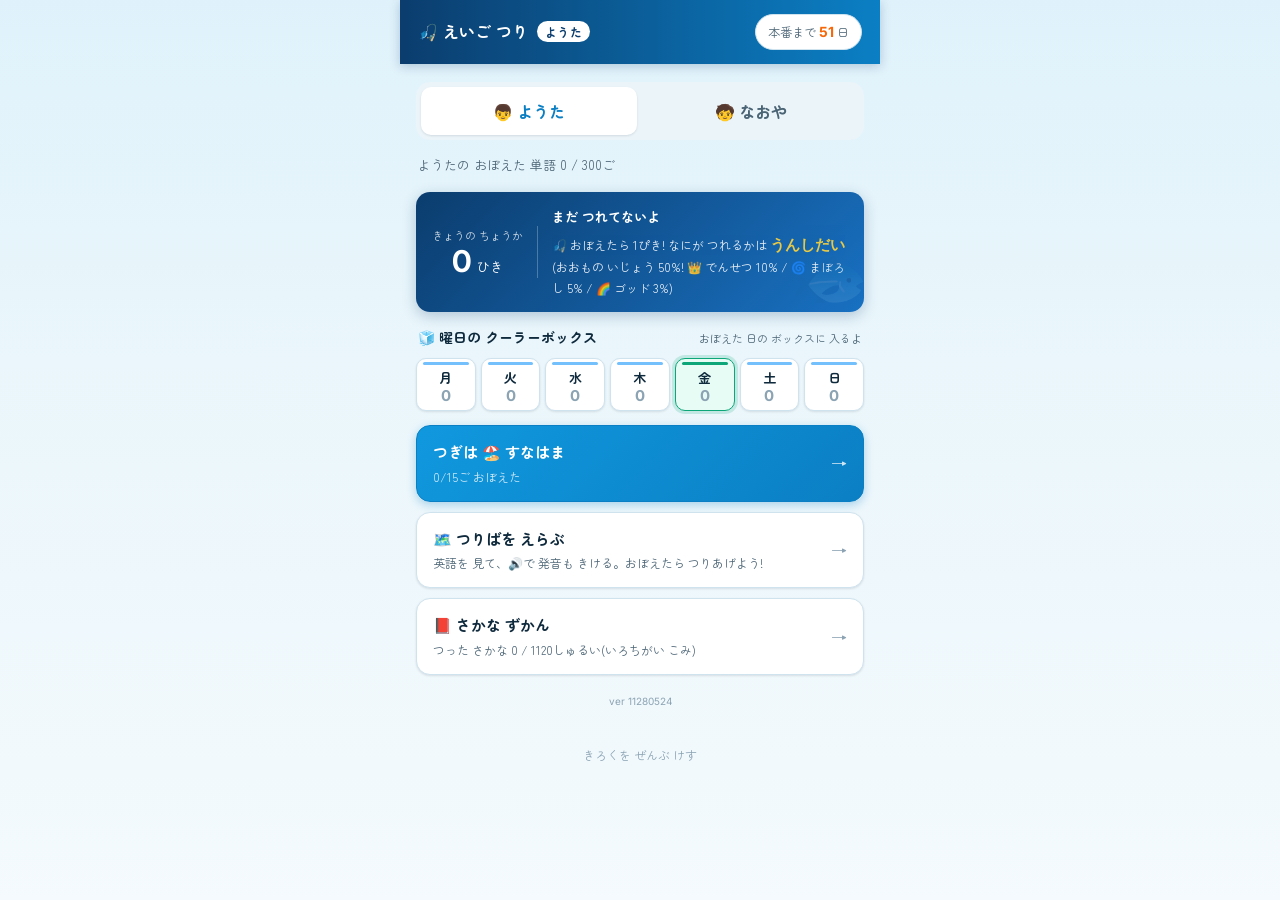
<file: index.html>
<!DOCTYPE html>
<html lang="ja">
<head>
<meta charset="UTF-8">
<meta name="viewport" content="width=device-width, initial-scale=1.0, maximum-scale=1.0, user-scalable=no">
<title>えいご つり 5きゅう</title>
<link rel="icon" href="data:image/svg+xml,<svg xmlns=%22http://www.w3.org/2000/svg%22 viewBox=%220 0 100 100%22><text y=%22.9em%22 font-size=%2290%22>🎣</text></svg>">
<link rel="preconnect" href="https://fonts.googleapis.com">
<link rel="preconnect" href="https://fonts.gstatic.com" crossorigin>
<link href="https://fonts.googleapis.com/css2?family=Inter:wght@400;500;600;700&family=Zen+Maru+Gothic:wght@400;500;700&display=swap" rel="stylesheet">
<link rel="stylesheet" href="style.css?v=11280524">
</head>
<body>

<div id="app">

  <header class="topbar">
    <div class="brand" id="btnHome" role="button">🎣 えいご つり <span class="brand-user" id="userName"></span></div>
    <div class="countdown-chip">本番まで <b id="daysLeft">--</b> 日</div>
  </header>

  <!-- ===== ホーム ===== -->
  <section class="screen" id="screen-home">
    <div class="user-pick" role="group" aria-label="だれが やる?">
      <button class="user-btn" data-user="youta">👦 ようた</button>
      <button class="user-btn" data-user="naoya">🧒 なおや</button>
    </div>
    <p class="pace" id="paceMessage"></p>

    <!-- きょうの つりけっか -->
    <div class="catch-panel" id="catchPanel"></div>

    <!-- 曜日の クーラーボックス -->
    <div class="box-head">
      <span class="box-head-title">🧊 曜日の クーラーボックス</span>
      <span class="box-head-sub">おぼえた 日の ボックスに 入るよ</span>
    </div>
    <div class="week-boxes" id="weekBoxes"></div>

    <button class="tile tile-review hidden" id="btnReview">
      <span class="tile-main">
        <span class="tile-title" id="reviewTitle">🔁 ふくしゅう</span>
        <span class="tile-sub" id="reviewSub"></span>
      </span>
      <span class="tile-arrow">→</span>
    </button>

    <button class="tile tile-primary" id="btnContinue">
      <span class="tile-main">
        <span class="tile-title" id="continueTitle">つづきから</span>
        <span class="tile-sub" id="continueSub"></span>
      </span>
      <span class="tile-arrow">→</span>
    </button>

    <button class="tile" id="btnStart">
      <span class="tile-main">
        <span class="tile-title">🗺️ つりばを えらぶ</span>
        <span class="tile-sub">英語を 見て、🔊で 発音も きける。おぼえたら つりあげよう!</span>
      </span>
      <span class="tile-arrow">→</span>
    </button>

    <button class="tile" id="btnZukan">
      <span class="tile-main">
        <span class="tile-title">📕 さかな ずかん</span>
        <span class="tile-sub" id="zukanSub"></span>
      </span>
      <span class="tile-arrow">→</span>
    </button>

    <div class="ver">ver 11280524</div>
    <button class="reset-link" id="btnResetAll">きろくを ぜんぶ けす</button>
  </section>

  <!-- ===== はんいえらび ===== -->
  <section class="screen hidden" id="screen-ranges">
    <button class="back-btn" data-back="home">← もどる</button>
    <h2 class="scr-title">🗺️ つりばを えらぶ</h2>
    <p class="scr-desc">英語を 見て(🔊で 発音も きける)、おぼえたら「🎣 おぼえた」で つりあげよう。</p>
    <div class="today-bar" id="rangeToday"></div>
    <div class="range-grid" id="rangeGrid"></div>
  </section>

  <!-- ===== たんごいちらん ===== -->
  <section class="screen hidden" id="screen-wordlist">
    <button class="back-btn" id="btnWordlistBack">← もどる</button>
    <h2 class="scr-title" id="wordlistTitle">たんごいちらん</h2>
    <p class="scr-desc">カードで「🎣 おぼえた」を おすと さかなが つれるよ。もう しっている 語は「覚えた」で すぐに クーラーボックスへ(さかなは つれない)。</p>
    <div class="word-list" id="wordList"></div>
    <button class="tile tile-quiet" id="btnWordlistSkipAll"><span class="tile-main"><span class="tile-title">ぜんぶ おぼえた → まとめて おぼえたに</span></span></button>
    <button class="tile tile-primary" id="btnWordlistStart"><span class="tile-main"><span class="tile-title">🎣 カードで つりを はじめる</span></span><span class="tile-arrow">→</span></button>
  </section>

  <!-- ===== おぼえる(カード) ===== -->
  <section class="screen hidden" id="screen-learn">
    <button class="back-btn" data-back="home">← やめる</button>
    <div class="row-head">
      <span class="chip" id="learnZoneTag"></span>
      <span class="pos" id="learnPos">1 / 10</span>
    </div>

    <div class="card" id="card">
      <div class="card-face" id="cardFront">
        <div class="card-no" id="cardNo">No.1</div>
        <div class="slot" id="cardSlotQ">?</div>
        <div class="card-en" id="cardEn">house</div>
        <button class="sound-btn" id="btnSpeak">🔊 はつおんを きく</button>
        <div class="card-hint">タップして こたえを みる</div>
      </div>
      <div class="card-face hidden" id="cardBack">
        <div class="card-en small" id="cardEnBack">house</div>
        <div class="slot" id="cardEmoji">🏠</div>
        <div class="card-ja" id="cardJa">いえ</div>
        <div class="vis hidden" id="cardVis"></div>
        <div class="card-ex" id="cardEx"></div>
        <button class="sound-btn" id="btnSpeak2">🔊 たんごだけ きく</button>
      </div>
    </div>

    <div class="listen-note hidden" id="listenNote">にほんごの さいごまで きいてね…</div>

    <div class="nav-row">
      <button class="tile tile-quiet tile-nav" id="btnPrev"><span class="tile-main"><span class="tile-title">← まえ</span></span></button>
      <button class="tile tile-quiet tile-nav" id="btnNext"><span class="tile-main"><span class="tile-title">つぎ →</span></span></button>
    </div>
    <button class="tile tile-ok" id="btnLearned"><span class="tile-main"><span class="tile-title" id="learnedTitle">🎣 おぼえた!(つりあげる)</span></span></button>
    <button class="tile tile-forgot hidden" id="btnForgot"><span class="tile-main"><span class="tile-title">🔁 わすれてた(もういちど おぼえる)</span></span></button>
  </section>

  <!-- ===== クーラーボックスの なかみ ===== -->
  <section class="screen hidden" id="screen-box">
    <button class="back-btn" data-back="home">← もどる</button>
    <h2 class="scr-title" id="boxTitle">🧊 ボックス</h2>
    <p class="scr-desc" id="boxDesc"></p>
    <button class="tile tile-review hidden" id="btnBoxReview"><span class="tile-main"><span class="tile-title" id="boxReviewTitle">🔁 ふくしゅう する</span></span><span class="tile-arrow">→</span></button>
    <div class="word-list" id="boxList"></div>
  </section>

  <!-- ===== さかな ずかん ===== -->
  <section class="screen hidden" id="screen-zukan">
    <button class="back-btn" data-back="home">← もどる</button>
    <h2 class="scr-title">📕 さかな ずかん</h2>
    <p class="scr-desc" id="zukanDesc"></p>
    <div id="zukanBody"></div>
  </section>

</div>

<div class="toast hidden" id="adv">
  <div class="toast-ic" id="advIc">✓</div>
  <div class="toast-body"><div class="toast-head" id="advHead"></div><div class="toast-name" id="advName"></div></div>
</div>

<script src="words-data.js?v=11280524"></script>
<script src="fishing.js?v=11280524"></script>
<script src="app.js?v=11280524"></script>
</body>
</html>
</file>
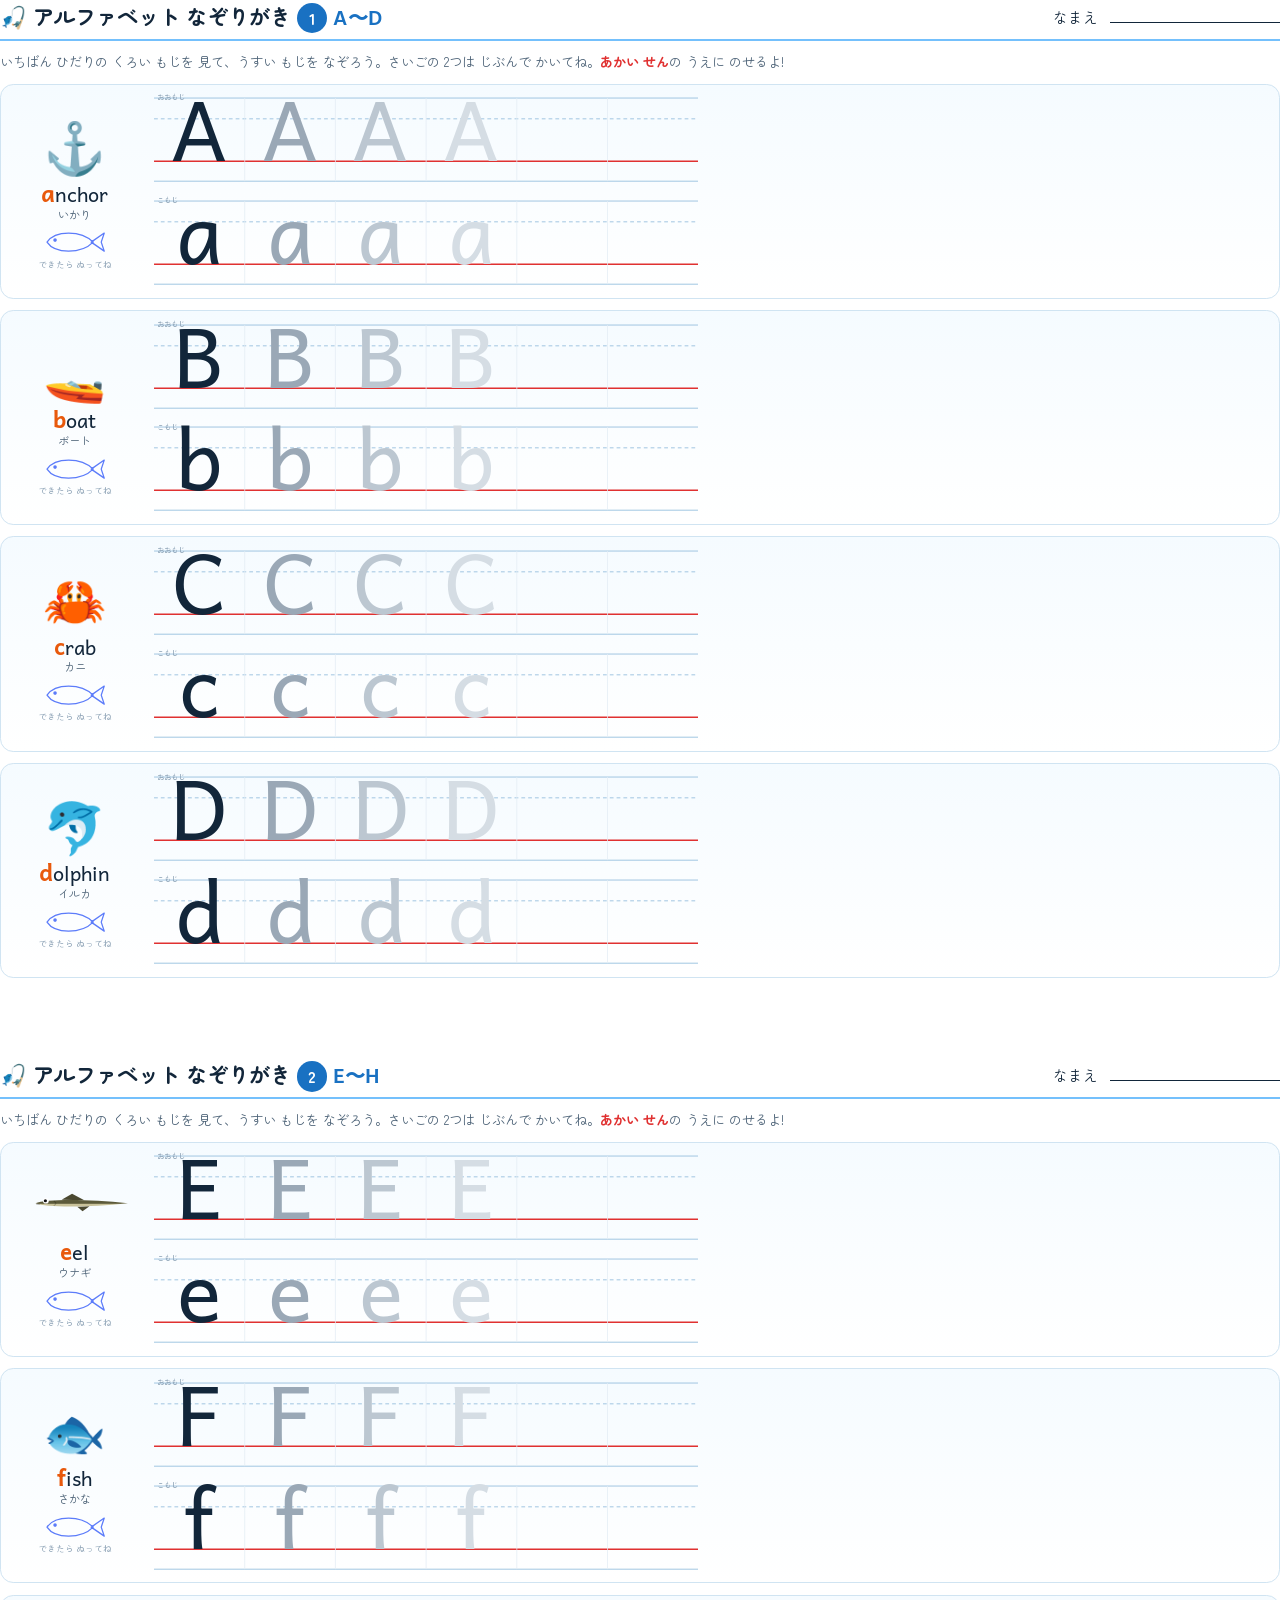
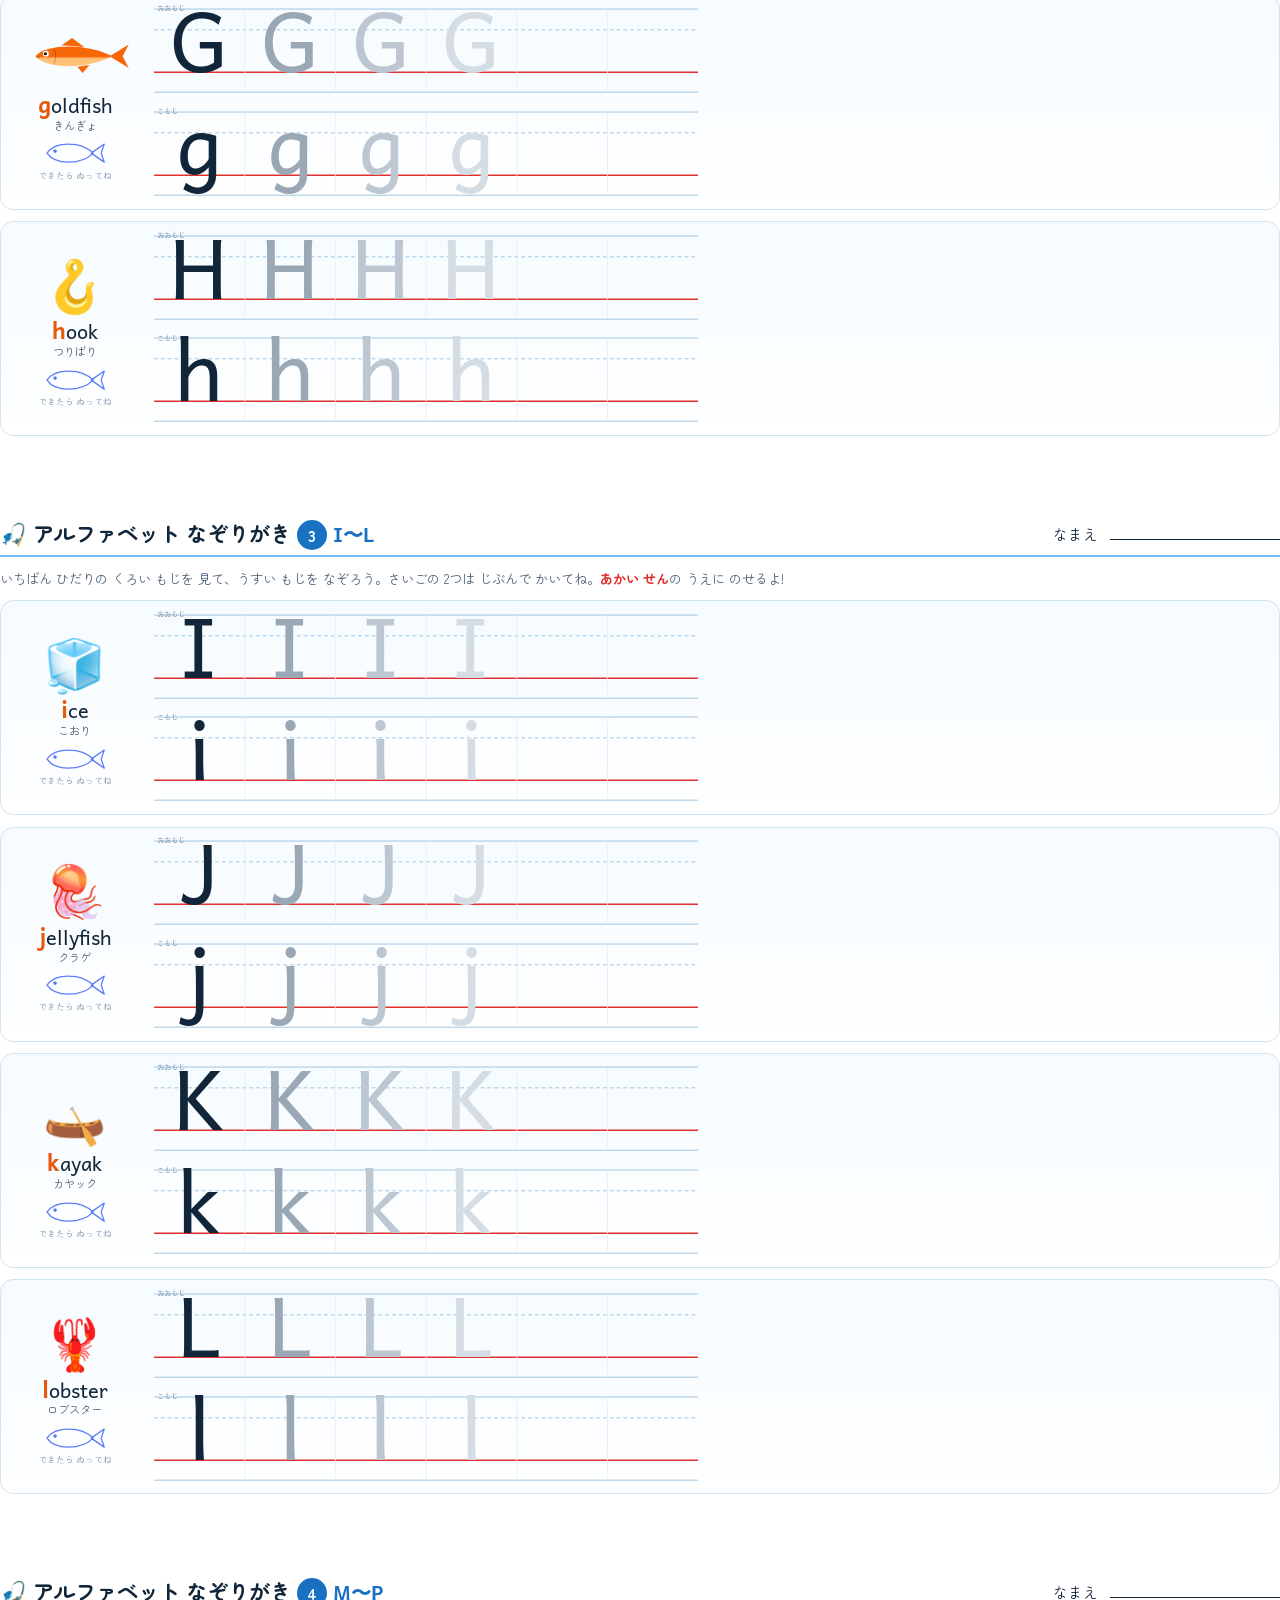
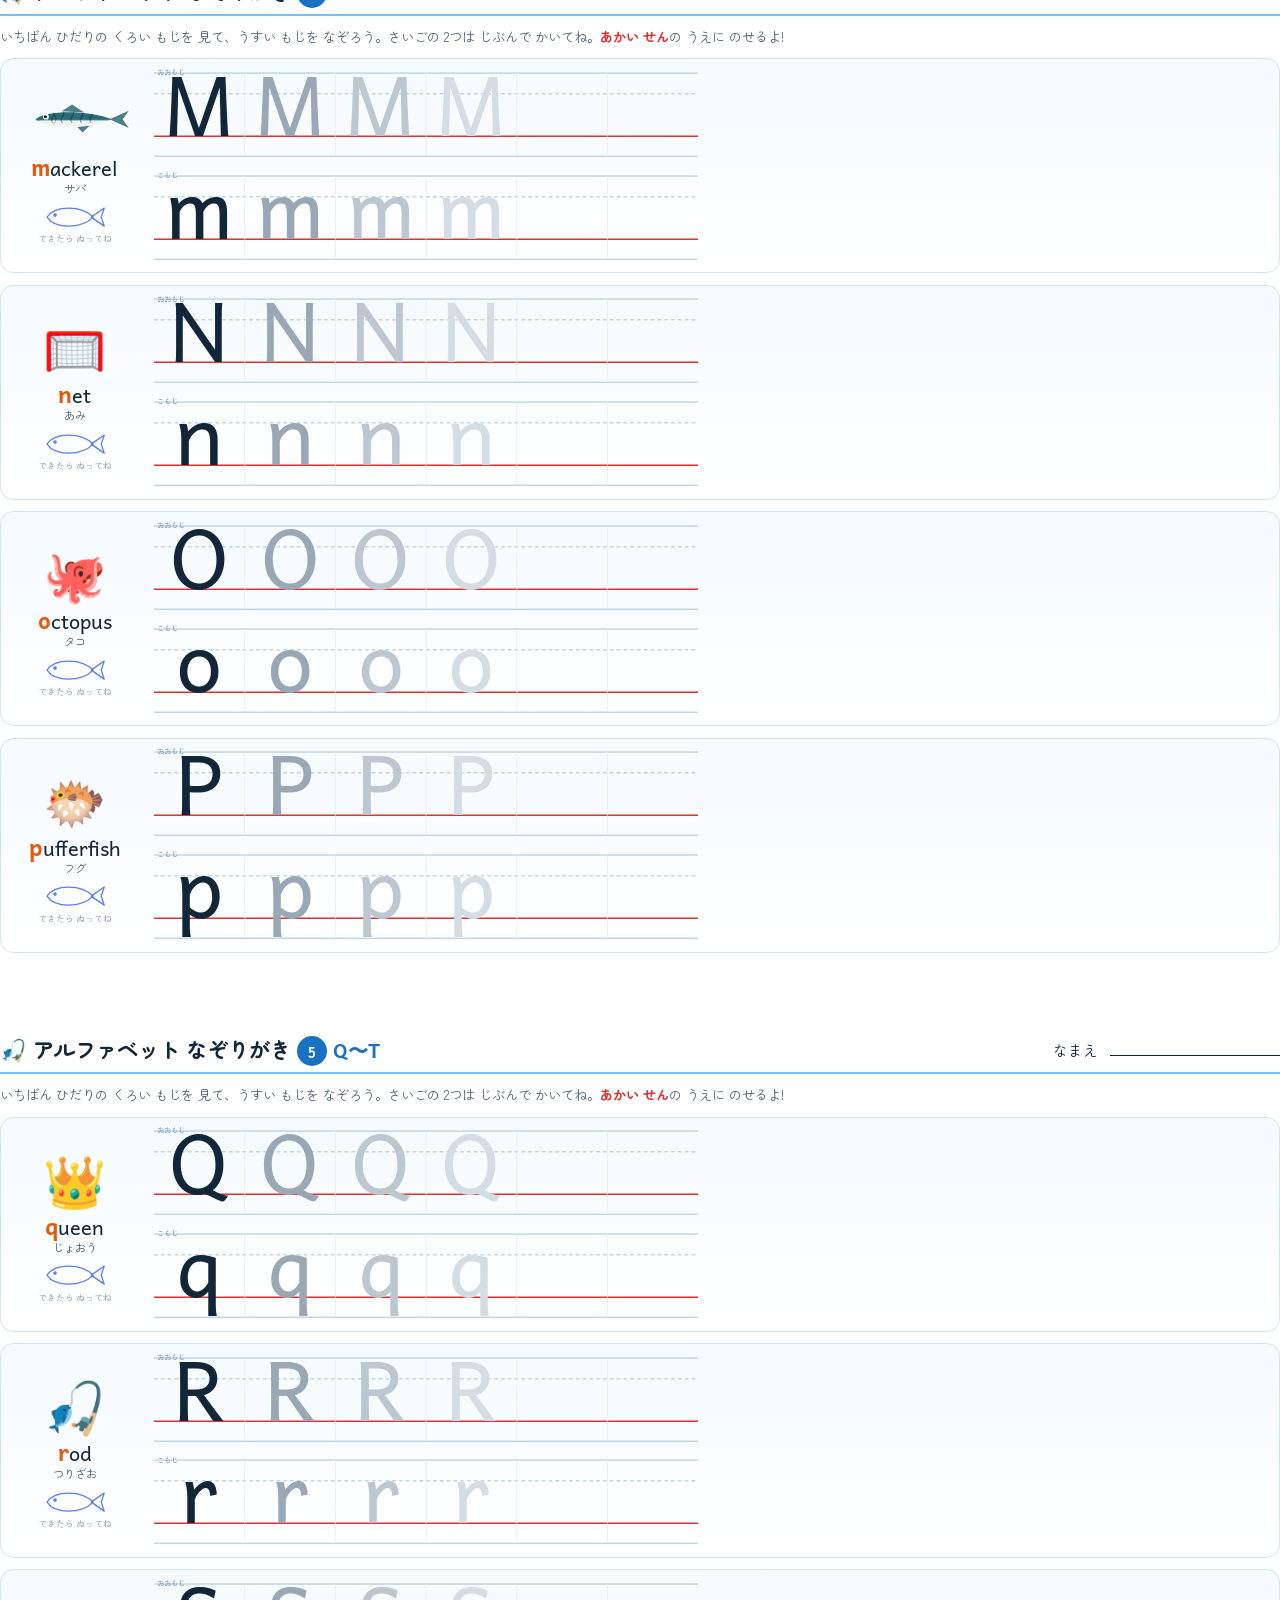
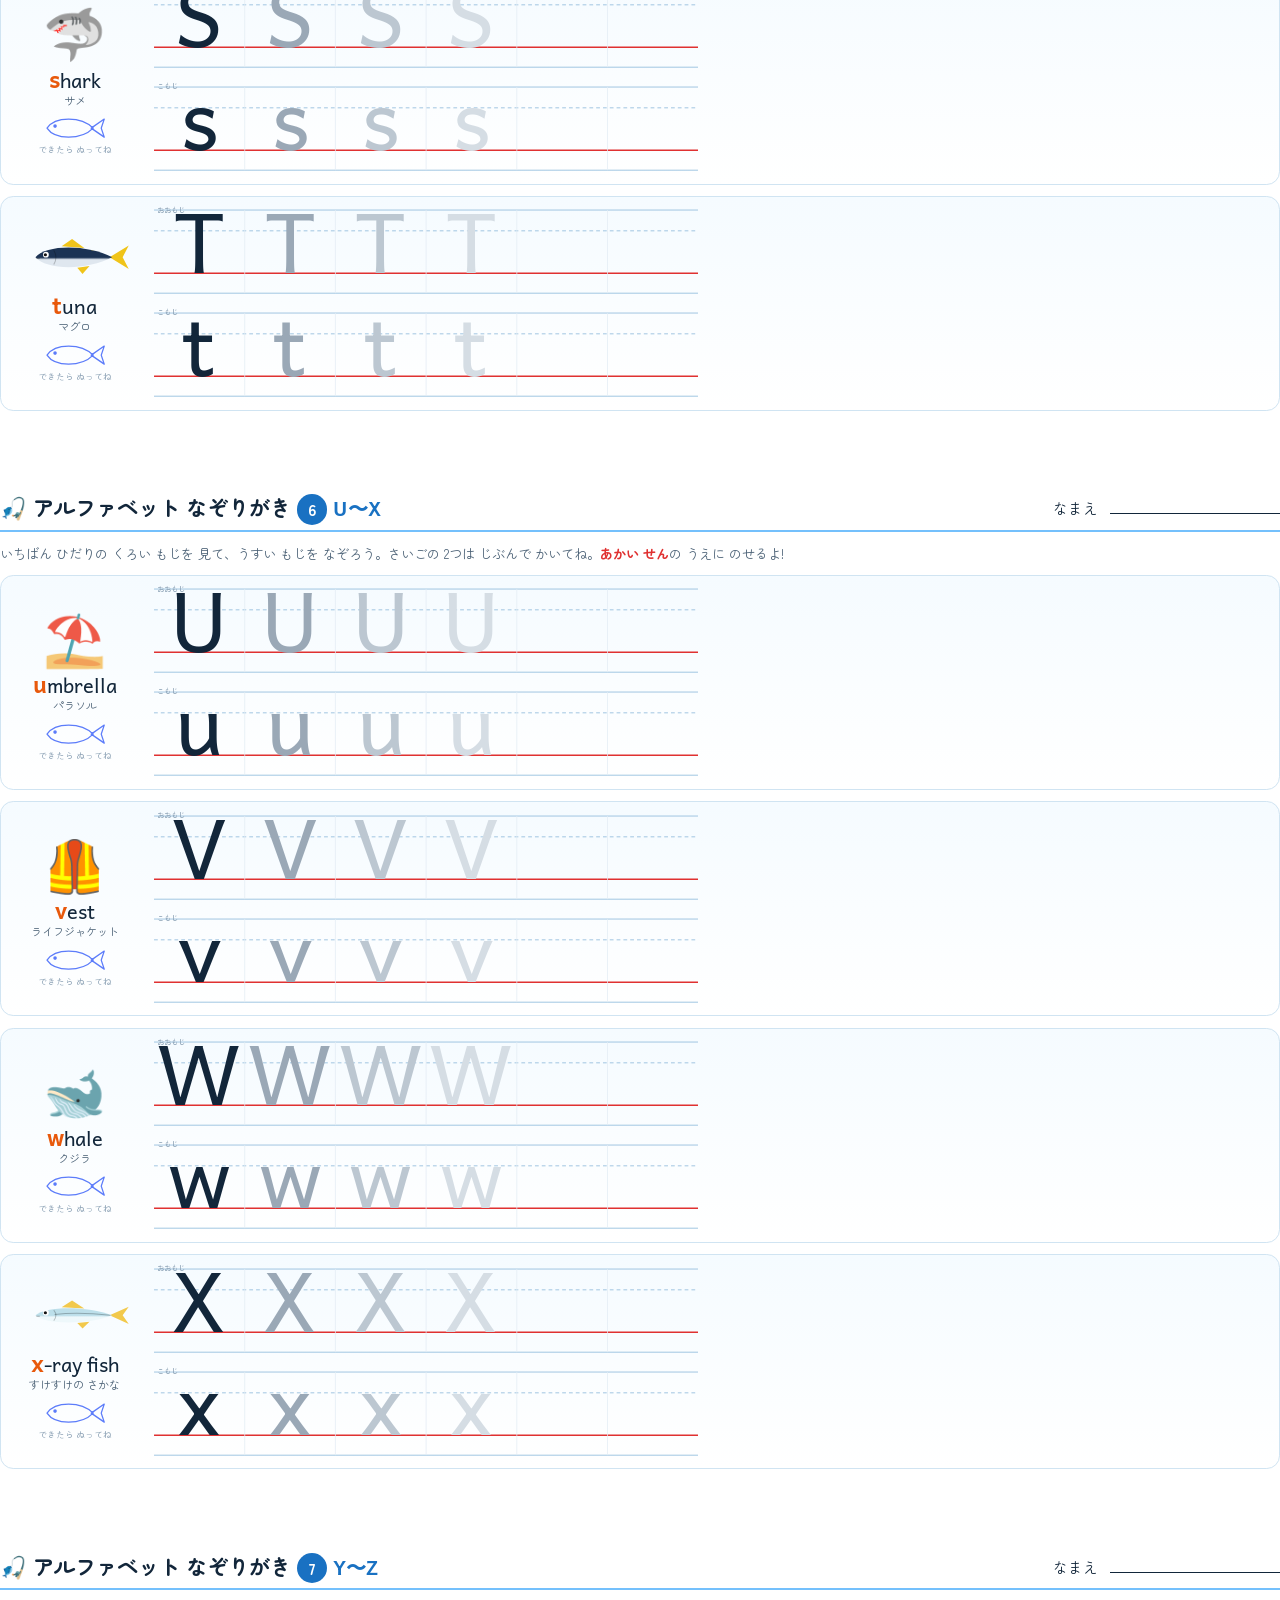
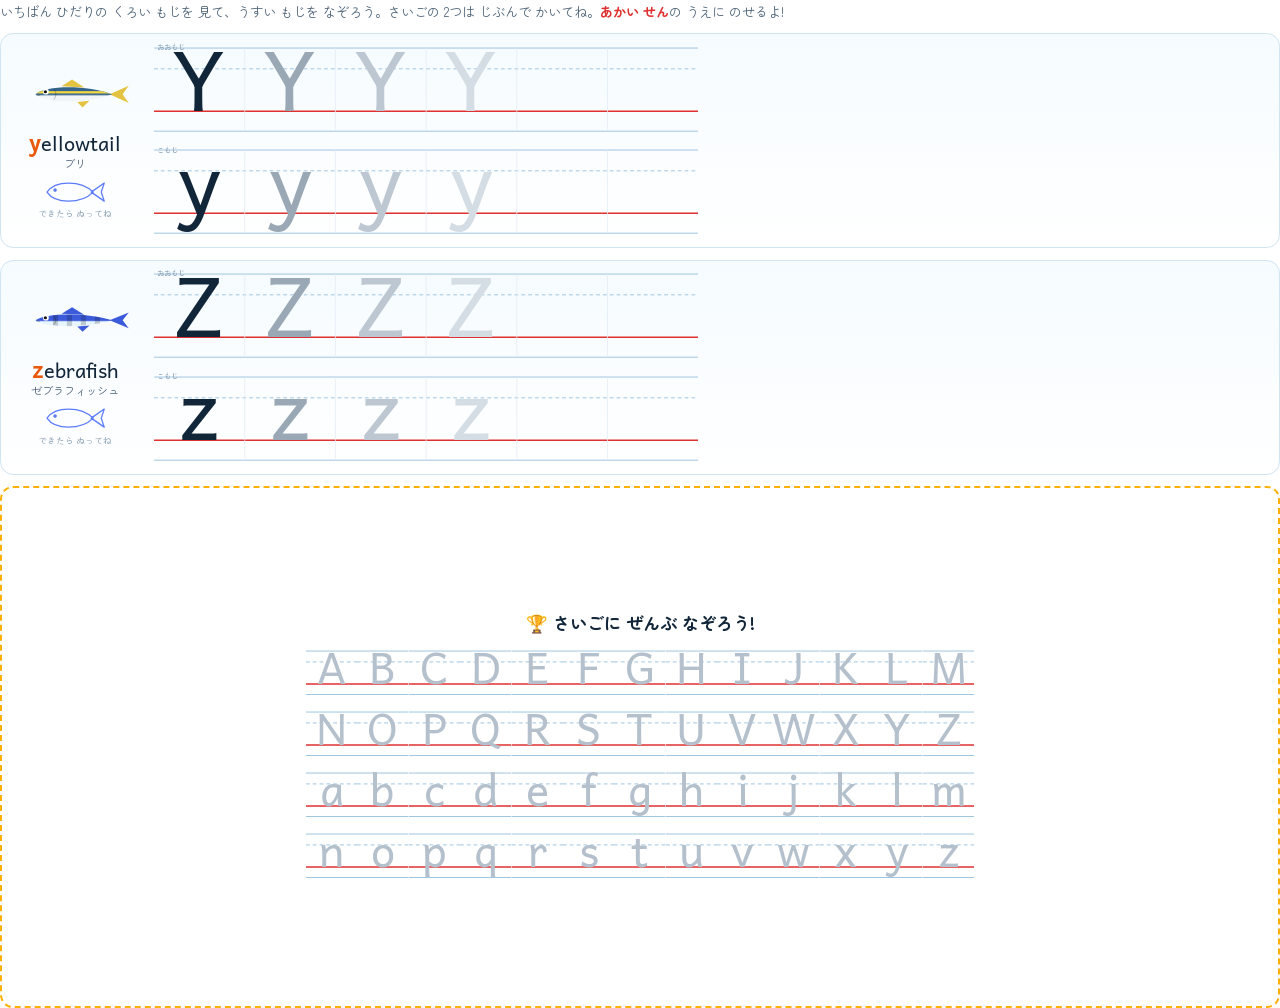
<file: print/abc.html>
<!doctype html>
<html lang="ja">
<head>
<meta charset="utf-8">
<meta name="viewport" content="width=device-width, initial-scale=1">
<title>アルファベット なぞりがき</title>
<link href="https://fonts.googleapis.com/css2?family=Andika:wght@400;700&family=Zen+Maru+Gothic:wght@500;700&display=swap" rel="stylesheet">
<style>
  @page { size: A4; margin: 8mm 9mm; }
  * { box-sizing: border-box; }
  html { -webkit-print-color-adjust: exact; print-color-adjust: exact; }
  body { margin: 0; font-family: "Zen Maru Gothic", "IPAGothic", sans-serif; color: #12263a; background: #fff; }
  .page { height: 280mm; display: flex; flex-direction: column; gap: 3mm; }
  .page + .page { break-before: page; }
  header { display: flex; align-items: center; justify-content: space-between; border-bottom: .6mm solid #74c0fc; padding-bottom: 1.5mm; }
  h1 { font-size: 16pt; margin: 0; }
  h1 .no { display: inline-block; background: #1971c2; color: #fff; border-radius: 50%; width: 8mm; height: 8mm; line-height: 8mm; text-align: center; font-size: 12pt; }
  h1 .rng { font-family: "Andika", sans-serif; font-size: 15pt; color: #1971c2; }
  .name { font-size: 11pt; }
  .name span { display: inline-block; width: 45mm; border-bottom: .4mm solid #12263a; margin-left: 2mm; }
  .how { font-size: 10pt; color: #4a6075; margin: 0; line-height: 1.5; }
  .red { color: #e03131; font-weight: 700; }

  .block { display: flex; gap: 4mm; border: .45mm solid #d0e4f2; border-radius: 3.5mm; padding: 2mm 2.5mm; background: linear-gradient(180deg, #f5fbff, #fff); }
  .left { width: 34mm; flex: none; display: flex; flex-direction: column; align-items: center; justify-content: center; text-align: center; }
  .pic { height: 17mm; display: flex; align-items: center; justify-content: center; }
  .pic.emo { font-size: 38pt; line-height: 1; }
  .pic svg { width: 30mm; height: 15mm; }
  .word { font-family: "Andika", sans-serif; font-size: 15pt; margin-top: 1mm; line-height: 1.1; }
  .word b { color: #e8590c; font-size: 17pt; }
  .ja { font-size: 8.5pt; color: #4a6075; }
  .reward { margin-top: 1.5mm; display: flex; flex-direction: column; align-items: center; }
  .color-fish { width: 17mm; height: 8mm; }
  .reward span { font-size: 6.5pt; color: #8aa0b4; }
  .rows { display: flex; flex-direction: column; gap: 2mm; justify-content: center; }
  .row { position: relative; }
  .tag { position: absolute; left: .8mm; top: -.2mm; font-size: 5.5pt; color: #8aa0b4; z-index: 1; }
  .staff { display: block; }
  .staff text { font-family: "Andika", sans-serif; text-anchor: middle; }
  .staff line { stroke-width: .25; }
  .staff .l1, .staff .l4 { stroke: #9cc3e0; }
  .staff .l2 { stroke: #9cc3e0; stroke-dasharray: 1 .8; }
  .staff .l3 { stroke: #e03131; stroke-width: .4; }
  .staff .sep { stroke: #e3edf5; stroke-width: .2; }

  .review { border: .6mm dashed #fab005; border-radius: 3.5mm; padding: 2mm 3mm; flex: 1; display: flex; flex-direction: column; justify-content: center; gap: 1.5mm; }
  .review h2 { font-size: 13pt; margin: 0 0 1mm; text-align: center; }
  .rv { display: flex; justify-content: center; }
</style>
</head>
<body>
<section class="page">
  <header><h1>🎣 アルファベット なぞりがき <span class="no">1</span> <span class="rng">A〜D</span></h1>
  <div class="name">なまえ <span></span></div></header>
  <p class="how">いちばん ひだりの くろい もじを 見て、うすい もじを なぞろう。さいごの 2つは じぶんで かいてね。<span class="red">あかい せん</span>の うえに のせるよ!</p>
  <div class="block">
  <div class="left">
    <div class="pic emo">⚓</div>
    <div class="word"><b>a</b>nchor</div>
    <div class="ja">いかり</div>
    <div class="reward"><svg class="color-fish" viewBox="0 0 64 30" xmlns="http://www.w3.org/2000/svg"><path d="M4 15 C12 3, 38 3, 50 15 C38 27, 12 27, 4 15 Z M48 15 L61 6 L58 15 L61 24 Z" fill="none" stroke="#5c7cfa" stroke-width="1.3" stroke-linejoin="round"/><circle cx="12" cy="13" r="1.8" fill="#5c7cfa"/></svg><span>できたら ぬってね</span></div>
  </div>
  <div class="rows">
    <div class="row"><span class="tag">おおもじ</span><svg class="staff" viewBox="0 0 144.0 25.2" width="144.0mm" height="25.2mm" xmlns="http://www.w3.org/2000/svg"><line x1="0" x2="144.0" y1="1.6" y2="1.6" class="l1"/><line x1="0" x2="144.0" y1="7.1" y2="7.1" class="l2"/><line x1="0" x2="144.0" y1="18.32" y2="18.32" class="l3"/><line x1="0" x2="144.0" y1="23.6" y2="23.6" class="l4"/><text x="12.0" y="18.32" font-size="22.0" fill="#12263a">A</text><line x1="24.0" x2="24.0" y1="1.6" y2="23.6" class="sep"/><text x="36.0" y="18.32" font-size="22.0" fill="#9aa8b6">A</text><line x1="48.0" x2="48.0" y1="1.6" y2="23.6" class="sep"/><text x="60.0" y="18.32" font-size="22.0" fill="#bcc7d1">A</text><line x1="72.0" x2="72.0" y1="1.6" y2="23.6" class="sep"/><text x="84.0" y="18.32" font-size="22.0" fill="#d5dde4">A</text><line x1="96.0" x2="96.0" y1="1.6" y2="23.6" class="sep"/><line x1="120.0" x2="120.0" y1="1.6" y2="23.6" class="sep"/></svg></div>
    <div class="row"><span class="tag">こもじ</span><svg class="staff" viewBox="0 0 144.0 25.2" width="144.0mm" height="25.2mm" xmlns="http://www.w3.org/2000/svg"><line x1="0" x2="144.0" y1="1.6" y2="1.6" class="l1"/><line x1="0" x2="144.0" y1="7.1" y2="7.1" class="l2"/><line x1="0" x2="144.0" y1="18.32" y2="18.32" class="l3"/><line x1="0" x2="144.0" y1="23.6" y2="23.6" class="l4"/><text x="12.0" y="18.32" font-size="22.0" fill="#12263a">a</text><line x1="24.0" x2="24.0" y1="1.6" y2="23.6" class="sep"/><text x="36.0" y="18.32" font-size="22.0" fill="#9aa8b6">a</text><line x1="48.0" x2="48.0" y1="1.6" y2="23.6" class="sep"/><text x="60.0" y="18.32" font-size="22.0" fill="#bcc7d1">a</text><line x1="72.0" x2="72.0" y1="1.6" y2="23.6" class="sep"/><text x="84.0" y="18.32" font-size="22.0" fill="#d5dde4">a</text><line x1="96.0" x2="96.0" y1="1.6" y2="23.6" class="sep"/><line x1="120.0" x2="120.0" y1="1.6" y2="23.6" class="sep"/></svg></div>
  </div>
</div>
<div class="block">
  <div class="left">
    <div class="pic emo">🚤</div>
    <div class="word"><b>b</b>oat</div>
    <div class="ja">ボート</div>
    <div class="reward"><svg class="color-fish" viewBox="0 0 64 30" xmlns="http://www.w3.org/2000/svg"><path d="M4 15 C12 3, 38 3, 50 15 C38 27, 12 27, 4 15 Z M48 15 L61 6 L58 15 L61 24 Z" fill="none" stroke="#5c7cfa" stroke-width="1.3" stroke-linejoin="round"/><circle cx="12" cy="13" r="1.8" fill="#5c7cfa"/></svg><span>できたら ぬってね</span></div>
  </div>
  <div class="rows">
    <div class="row"><span class="tag">おおもじ</span><svg class="staff" viewBox="0 0 144.0 25.2" width="144.0mm" height="25.2mm" xmlns="http://www.w3.org/2000/svg"><line x1="0" x2="144.0" y1="1.6" y2="1.6" class="l1"/><line x1="0" x2="144.0" y1="7.1" y2="7.1" class="l2"/><line x1="0" x2="144.0" y1="18.32" y2="18.32" class="l3"/><line x1="0" x2="144.0" y1="23.6" y2="23.6" class="l4"/><text x="12.0" y="18.32" font-size="22.0" fill="#12263a">B</text><line x1="24.0" x2="24.0" y1="1.6" y2="23.6" class="sep"/><text x="36.0" y="18.32" font-size="22.0" fill="#9aa8b6">B</text><line x1="48.0" x2="48.0" y1="1.6" y2="23.6" class="sep"/><text x="60.0" y="18.32" font-size="22.0" fill="#bcc7d1">B</text><line x1="72.0" x2="72.0" y1="1.6" y2="23.6" class="sep"/><text x="84.0" y="18.32" font-size="22.0" fill="#d5dde4">B</text><line x1="96.0" x2="96.0" y1="1.6" y2="23.6" class="sep"/><line x1="120.0" x2="120.0" y1="1.6" y2="23.6" class="sep"/></svg></div>
    <div class="row"><span class="tag">こもじ</span><svg class="staff" viewBox="0 0 144.0 25.2" width="144.0mm" height="25.2mm" xmlns="http://www.w3.org/2000/svg"><line x1="0" x2="144.0" y1="1.6" y2="1.6" class="l1"/><line x1="0" x2="144.0" y1="7.1" y2="7.1" class="l2"/><line x1="0" x2="144.0" y1="18.32" y2="18.32" class="l3"/><line x1="0" x2="144.0" y1="23.6" y2="23.6" class="l4"/><text x="12.0" y="18.32" font-size="22.0" fill="#12263a">b</text><line x1="24.0" x2="24.0" y1="1.6" y2="23.6" class="sep"/><text x="36.0" y="18.32" font-size="22.0" fill="#9aa8b6">b</text><line x1="48.0" x2="48.0" y1="1.6" y2="23.6" class="sep"/><text x="60.0" y="18.32" font-size="22.0" fill="#bcc7d1">b</text><line x1="72.0" x2="72.0" y1="1.6" y2="23.6" class="sep"/><text x="84.0" y="18.32" font-size="22.0" fill="#d5dde4">b</text><line x1="96.0" x2="96.0" y1="1.6" y2="23.6" class="sep"/><line x1="120.0" x2="120.0" y1="1.6" y2="23.6" class="sep"/></svg></div>
  </div>
</div>
<div class="block">
  <div class="left">
    <div class="pic emo">🦀</div>
    <div class="word"><b>c</b>rab</div>
    <div class="ja">カニ</div>
    <div class="reward"><svg class="color-fish" viewBox="0 0 64 30" xmlns="http://www.w3.org/2000/svg"><path d="M4 15 C12 3, 38 3, 50 15 C38 27, 12 27, 4 15 Z M48 15 L61 6 L58 15 L61 24 Z" fill="none" stroke="#5c7cfa" stroke-width="1.3" stroke-linejoin="round"/><circle cx="12" cy="13" r="1.8" fill="#5c7cfa"/></svg><span>できたら ぬってね</span></div>
  </div>
  <div class="rows">
    <div class="row"><span class="tag">おおもじ</span><svg class="staff" viewBox="0 0 144.0 25.2" width="144.0mm" height="25.2mm" xmlns="http://www.w3.org/2000/svg"><line x1="0" x2="144.0" y1="1.6" y2="1.6" class="l1"/><line x1="0" x2="144.0" y1="7.1" y2="7.1" class="l2"/><line x1="0" x2="144.0" y1="18.32" y2="18.32" class="l3"/><line x1="0" x2="144.0" y1="23.6" y2="23.6" class="l4"/><text x="12.0" y="18.32" font-size="22.0" fill="#12263a">C</text><line x1="24.0" x2="24.0" y1="1.6" y2="23.6" class="sep"/><text x="36.0" y="18.32" font-size="22.0" fill="#9aa8b6">C</text><line x1="48.0" x2="48.0" y1="1.6" y2="23.6" class="sep"/><text x="60.0" y="18.32" font-size="22.0" fill="#bcc7d1">C</text><line x1="72.0" x2="72.0" y1="1.6" y2="23.6" class="sep"/><text x="84.0" y="18.32" font-size="22.0" fill="#d5dde4">C</text><line x1="96.0" x2="96.0" y1="1.6" y2="23.6" class="sep"/><line x1="120.0" x2="120.0" y1="1.6" y2="23.6" class="sep"/></svg></div>
    <div class="row"><span class="tag">こもじ</span><svg class="staff" viewBox="0 0 144.0 25.2" width="144.0mm" height="25.2mm" xmlns="http://www.w3.org/2000/svg"><line x1="0" x2="144.0" y1="1.6" y2="1.6" class="l1"/><line x1="0" x2="144.0" y1="7.1" y2="7.1" class="l2"/><line x1="0" x2="144.0" y1="18.32" y2="18.32" class="l3"/><line x1="0" x2="144.0" y1="23.6" y2="23.6" class="l4"/><text x="12.0" y="18.32" font-size="22.0" fill="#12263a">c</text><line x1="24.0" x2="24.0" y1="1.6" y2="23.6" class="sep"/><text x="36.0" y="18.32" font-size="22.0" fill="#9aa8b6">c</text><line x1="48.0" x2="48.0" y1="1.6" y2="23.6" class="sep"/><text x="60.0" y="18.32" font-size="22.0" fill="#bcc7d1">c</text><line x1="72.0" x2="72.0" y1="1.6" y2="23.6" class="sep"/><text x="84.0" y="18.32" font-size="22.0" fill="#d5dde4">c</text><line x1="96.0" x2="96.0" y1="1.6" y2="23.6" class="sep"/><line x1="120.0" x2="120.0" y1="1.6" y2="23.6" class="sep"/></svg></div>
  </div>
</div>
<div class="block">
  <div class="left">
    <div class="pic emo">🐬</div>
    <div class="word"><b>d</b>olphin</div>
    <div class="ja">イルカ</div>
    <div class="reward"><svg class="color-fish" viewBox="0 0 64 30" xmlns="http://www.w3.org/2000/svg"><path d="M4 15 C12 3, 38 3, 50 15 C38 27, 12 27, 4 15 Z M48 15 L61 6 L58 15 L61 24 Z" fill="none" stroke="#5c7cfa" stroke-width="1.3" stroke-linejoin="round"/><circle cx="12" cy="13" r="1.8" fill="#5c7cfa"/></svg><span>できたら ぬってね</span></div>
  </div>
  <div class="rows">
    <div class="row"><span class="tag">おおもじ</span><svg class="staff" viewBox="0 0 144.0 25.2" width="144.0mm" height="25.2mm" xmlns="http://www.w3.org/2000/svg"><line x1="0" x2="144.0" y1="1.6" y2="1.6" class="l1"/><line x1="0" x2="144.0" y1="7.1" y2="7.1" class="l2"/><line x1="0" x2="144.0" y1="18.32" y2="18.32" class="l3"/><line x1="0" x2="144.0" y1="23.6" y2="23.6" class="l4"/><text x="12.0" y="18.32" font-size="22.0" fill="#12263a">D</text><line x1="24.0" x2="24.0" y1="1.6" y2="23.6" class="sep"/><text x="36.0" y="18.32" font-size="22.0" fill="#9aa8b6">D</text><line x1="48.0" x2="48.0" y1="1.6" y2="23.6" class="sep"/><text x="60.0" y="18.32" font-size="22.0" fill="#bcc7d1">D</text><line x1="72.0" x2="72.0" y1="1.6" y2="23.6" class="sep"/><text x="84.0" y="18.32" font-size="22.0" fill="#d5dde4">D</text><line x1="96.0" x2="96.0" y1="1.6" y2="23.6" class="sep"/><line x1="120.0" x2="120.0" y1="1.6" y2="23.6" class="sep"/></svg></div>
    <div class="row"><span class="tag">こもじ</span><svg class="staff" viewBox="0 0 144.0 25.2" width="144.0mm" height="25.2mm" xmlns="http://www.w3.org/2000/svg"><line x1="0" x2="144.0" y1="1.6" y2="1.6" class="l1"/><line x1="0" x2="144.0" y1="7.1" y2="7.1" class="l2"/><line x1="0" x2="144.0" y1="18.32" y2="18.32" class="l3"/><line x1="0" x2="144.0" y1="23.6" y2="23.6" class="l4"/><text x="12.0" y="18.32" font-size="22.0" fill="#12263a">d</text><line x1="24.0" x2="24.0" y1="1.6" y2="23.6" class="sep"/><text x="36.0" y="18.32" font-size="22.0" fill="#9aa8b6">d</text><line x1="48.0" x2="48.0" y1="1.6" y2="23.6" class="sep"/><text x="60.0" y="18.32" font-size="22.0" fill="#bcc7d1">d</text><line x1="72.0" x2="72.0" y1="1.6" y2="23.6" class="sep"/><text x="84.0" y="18.32" font-size="22.0" fill="#d5dde4">d</text><line x1="96.0" x2="96.0" y1="1.6" y2="23.6" class="sep"/><line x1="120.0" x2="120.0" y1="1.6" y2="23.6" class="sep"/></svg></div>
  </div>
</div>
  
</section>
<section class="page">
  <header><h1>🎣 アルファベット なぞりがき <span class="no">2</span> <span class="rng">E〜H</span></h1>
  <div class="name">なまえ <span></span></div></header>
  <p class="how">いちばん ひだりの くろい もじを 見て、うすい もじを なぞろう。さいごの 2つは じぶんで かいてね。<span class="red">あかい せん</span>の うえに のせるよ!</p>
  <div class="block">
  <div class="left">
    <div class="pic" data-fish="eel"></div>
    <div class="word"><b>e</b>el</div>
    <div class="ja">ウナギ</div>
    <div class="reward"><svg class="color-fish" viewBox="0 0 64 30" xmlns="http://www.w3.org/2000/svg"><path d="M4 15 C12 3, 38 3, 50 15 C38 27, 12 27, 4 15 Z M48 15 L61 6 L58 15 L61 24 Z" fill="none" stroke="#5c7cfa" stroke-width="1.3" stroke-linejoin="round"/><circle cx="12" cy="13" r="1.8" fill="#5c7cfa"/></svg><span>できたら ぬってね</span></div>
  </div>
  <div class="rows">
    <div class="row"><span class="tag">おおもじ</span><svg class="staff" viewBox="0 0 144.0 25.2" width="144.0mm" height="25.2mm" xmlns="http://www.w3.org/2000/svg"><line x1="0" x2="144.0" y1="1.6" y2="1.6" class="l1"/><line x1="0" x2="144.0" y1="7.1" y2="7.1" class="l2"/><line x1="0" x2="144.0" y1="18.32" y2="18.32" class="l3"/><line x1="0" x2="144.0" y1="23.6" y2="23.6" class="l4"/><text x="12.0" y="18.32" font-size="22.0" fill="#12263a">E</text><line x1="24.0" x2="24.0" y1="1.6" y2="23.6" class="sep"/><text x="36.0" y="18.32" font-size="22.0" fill="#9aa8b6">E</text><line x1="48.0" x2="48.0" y1="1.6" y2="23.6" class="sep"/><text x="60.0" y="18.32" font-size="22.0" fill="#bcc7d1">E</text><line x1="72.0" x2="72.0" y1="1.6" y2="23.6" class="sep"/><text x="84.0" y="18.32" font-size="22.0" fill="#d5dde4">E</text><line x1="96.0" x2="96.0" y1="1.6" y2="23.6" class="sep"/><line x1="120.0" x2="120.0" y1="1.6" y2="23.6" class="sep"/></svg></div>
    <div class="row"><span class="tag">こもじ</span><svg class="staff" viewBox="0 0 144.0 25.2" width="144.0mm" height="25.2mm" xmlns="http://www.w3.org/2000/svg"><line x1="0" x2="144.0" y1="1.6" y2="1.6" class="l1"/><line x1="0" x2="144.0" y1="7.1" y2="7.1" class="l2"/><line x1="0" x2="144.0" y1="18.32" y2="18.32" class="l3"/><line x1="0" x2="144.0" y1="23.6" y2="23.6" class="l4"/><text x="12.0" y="18.32" font-size="22.0" fill="#12263a">e</text><line x1="24.0" x2="24.0" y1="1.6" y2="23.6" class="sep"/><text x="36.0" y="18.32" font-size="22.0" fill="#9aa8b6">e</text><line x1="48.0" x2="48.0" y1="1.6" y2="23.6" class="sep"/><text x="60.0" y="18.32" font-size="22.0" fill="#bcc7d1">e</text><line x1="72.0" x2="72.0" y1="1.6" y2="23.6" class="sep"/><text x="84.0" y="18.32" font-size="22.0" fill="#d5dde4">e</text><line x1="96.0" x2="96.0" y1="1.6" y2="23.6" class="sep"/><line x1="120.0" x2="120.0" y1="1.6" y2="23.6" class="sep"/></svg></div>
  </div>
</div>
<div class="block">
  <div class="left">
    <div class="pic emo">🐟</div>
    <div class="word"><b>f</b>ish</div>
    <div class="ja">さかな</div>
    <div class="reward"><svg class="color-fish" viewBox="0 0 64 30" xmlns="http://www.w3.org/2000/svg"><path d="M4 15 C12 3, 38 3, 50 15 C38 27, 12 27, 4 15 Z M48 15 L61 6 L58 15 L61 24 Z" fill="none" stroke="#5c7cfa" stroke-width="1.3" stroke-linejoin="round"/><circle cx="12" cy="13" r="1.8" fill="#5c7cfa"/></svg><span>できたら ぬってね</span></div>
  </div>
  <div class="rows">
    <div class="row"><span class="tag">おおもじ</span><svg class="staff" viewBox="0 0 144.0 25.2" width="144.0mm" height="25.2mm" xmlns="http://www.w3.org/2000/svg"><line x1="0" x2="144.0" y1="1.6" y2="1.6" class="l1"/><line x1="0" x2="144.0" y1="7.1" y2="7.1" class="l2"/><line x1="0" x2="144.0" y1="18.32" y2="18.32" class="l3"/><line x1="0" x2="144.0" y1="23.6" y2="23.6" class="l4"/><text x="12.0" y="18.32" font-size="22.0" fill="#12263a">F</text><line x1="24.0" x2="24.0" y1="1.6" y2="23.6" class="sep"/><text x="36.0" y="18.32" font-size="22.0" fill="#9aa8b6">F</text><line x1="48.0" x2="48.0" y1="1.6" y2="23.6" class="sep"/><text x="60.0" y="18.32" font-size="22.0" fill="#bcc7d1">F</text><line x1="72.0" x2="72.0" y1="1.6" y2="23.6" class="sep"/><text x="84.0" y="18.32" font-size="22.0" fill="#d5dde4">F</text><line x1="96.0" x2="96.0" y1="1.6" y2="23.6" class="sep"/><line x1="120.0" x2="120.0" y1="1.6" y2="23.6" class="sep"/></svg></div>
    <div class="row"><span class="tag">こもじ</span><svg class="staff" viewBox="0 0 144.0 25.2" width="144.0mm" height="25.2mm" xmlns="http://www.w3.org/2000/svg"><line x1="0" x2="144.0" y1="1.6" y2="1.6" class="l1"/><line x1="0" x2="144.0" y1="7.1" y2="7.1" class="l2"/><line x1="0" x2="144.0" y1="18.32" y2="18.32" class="l3"/><line x1="0" x2="144.0" y1="23.6" y2="23.6" class="l4"/><text x="12.0" y="18.32" font-size="22.0" fill="#12263a">f</text><line x1="24.0" x2="24.0" y1="1.6" y2="23.6" class="sep"/><text x="36.0" y="18.32" font-size="22.0" fill="#9aa8b6">f</text><line x1="48.0" x2="48.0" y1="1.6" y2="23.6" class="sep"/><text x="60.0" y="18.32" font-size="22.0" fill="#bcc7d1">f</text><line x1="72.0" x2="72.0" y1="1.6" y2="23.6" class="sep"/><text x="84.0" y="18.32" font-size="22.0" fill="#d5dde4">f</text><line x1="96.0" x2="96.0" y1="1.6" y2="23.6" class="sep"/><line x1="120.0" x2="120.0" y1="1.6" y2="23.6" class="sep"/></svg></div>
  </div>
</div>
<div class="block">
  <div class="left">
    <div class="pic" data-fish="goldfish"></div>
    <div class="word"><b>g</b>oldfish</div>
    <div class="ja">きんぎょ</div>
    <div class="reward"><svg class="color-fish" viewBox="0 0 64 30" xmlns="http://www.w3.org/2000/svg"><path d="M4 15 C12 3, 38 3, 50 15 C38 27, 12 27, 4 15 Z M48 15 L61 6 L58 15 L61 24 Z" fill="none" stroke="#5c7cfa" stroke-width="1.3" stroke-linejoin="round"/><circle cx="12" cy="13" r="1.8" fill="#5c7cfa"/></svg><span>できたら ぬってね</span></div>
  </div>
  <div class="rows">
    <div class="row"><span class="tag">おおもじ</span><svg class="staff" viewBox="0 0 144.0 25.2" width="144.0mm" height="25.2mm" xmlns="http://www.w3.org/2000/svg"><line x1="0" x2="144.0" y1="1.6" y2="1.6" class="l1"/><line x1="0" x2="144.0" y1="7.1" y2="7.1" class="l2"/><line x1="0" x2="144.0" y1="18.32" y2="18.32" class="l3"/><line x1="0" x2="144.0" y1="23.6" y2="23.6" class="l4"/><text x="12.0" y="18.32" font-size="22.0" fill="#12263a">G</text><line x1="24.0" x2="24.0" y1="1.6" y2="23.6" class="sep"/><text x="36.0" y="18.32" font-size="22.0" fill="#9aa8b6">G</text><line x1="48.0" x2="48.0" y1="1.6" y2="23.6" class="sep"/><text x="60.0" y="18.32" font-size="22.0" fill="#bcc7d1">G</text><line x1="72.0" x2="72.0" y1="1.6" y2="23.6" class="sep"/><text x="84.0" y="18.32" font-size="22.0" fill="#d5dde4">G</text><line x1="96.0" x2="96.0" y1="1.6" y2="23.6" class="sep"/><line x1="120.0" x2="120.0" y1="1.6" y2="23.6" class="sep"/></svg></div>
    <div class="row"><span class="tag">こもじ</span><svg class="staff" viewBox="0 0 144.0 25.2" width="144.0mm" height="25.2mm" xmlns="http://www.w3.org/2000/svg"><line x1="0" x2="144.0" y1="1.6" y2="1.6" class="l1"/><line x1="0" x2="144.0" y1="7.1" y2="7.1" class="l2"/><line x1="0" x2="144.0" y1="18.32" y2="18.32" class="l3"/><line x1="0" x2="144.0" y1="23.6" y2="23.6" class="l4"/><text x="12.0" y="18.32" font-size="22.0" fill="#12263a">g</text><line x1="24.0" x2="24.0" y1="1.6" y2="23.6" class="sep"/><text x="36.0" y="18.32" font-size="22.0" fill="#9aa8b6">g</text><line x1="48.0" x2="48.0" y1="1.6" y2="23.6" class="sep"/><text x="60.0" y="18.32" font-size="22.0" fill="#bcc7d1">g</text><line x1="72.0" x2="72.0" y1="1.6" y2="23.6" class="sep"/><text x="84.0" y="18.32" font-size="22.0" fill="#d5dde4">g</text><line x1="96.0" x2="96.0" y1="1.6" y2="23.6" class="sep"/><line x1="120.0" x2="120.0" y1="1.6" y2="23.6" class="sep"/></svg></div>
  </div>
</div>
<div class="block">
  <div class="left">
    <div class="pic emo">🪝</div>
    <div class="word"><b>h</b>ook</div>
    <div class="ja">つりばり</div>
    <div class="reward"><svg class="color-fish" viewBox="0 0 64 30" xmlns="http://www.w3.org/2000/svg"><path d="M4 15 C12 3, 38 3, 50 15 C38 27, 12 27, 4 15 Z M48 15 L61 6 L58 15 L61 24 Z" fill="none" stroke="#5c7cfa" stroke-width="1.3" stroke-linejoin="round"/><circle cx="12" cy="13" r="1.8" fill="#5c7cfa"/></svg><span>できたら ぬってね</span></div>
  </div>
  <div class="rows">
    <div class="row"><span class="tag">おおもじ</span><svg class="staff" viewBox="0 0 144.0 25.2" width="144.0mm" height="25.2mm" xmlns="http://www.w3.org/2000/svg"><line x1="0" x2="144.0" y1="1.6" y2="1.6" class="l1"/><line x1="0" x2="144.0" y1="7.1" y2="7.1" class="l2"/><line x1="0" x2="144.0" y1="18.32" y2="18.32" class="l3"/><line x1="0" x2="144.0" y1="23.6" y2="23.6" class="l4"/><text x="12.0" y="18.32" font-size="22.0" fill="#12263a">H</text><line x1="24.0" x2="24.0" y1="1.6" y2="23.6" class="sep"/><text x="36.0" y="18.32" font-size="22.0" fill="#9aa8b6">H</text><line x1="48.0" x2="48.0" y1="1.6" y2="23.6" class="sep"/><text x="60.0" y="18.32" font-size="22.0" fill="#bcc7d1">H</text><line x1="72.0" x2="72.0" y1="1.6" y2="23.6" class="sep"/><text x="84.0" y="18.32" font-size="22.0" fill="#d5dde4">H</text><line x1="96.0" x2="96.0" y1="1.6" y2="23.6" class="sep"/><line x1="120.0" x2="120.0" y1="1.6" y2="23.6" class="sep"/></svg></div>
    <div class="row"><span class="tag">こもじ</span><svg class="staff" viewBox="0 0 144.0 25.2" width="144.0mm" height="25.2mm" xmlns="http://www.w3.org/2000/svg"><line x1="0" x2="144.0" y1="1.6" y2="1.6" class="l1"/><line x1="0" x2="144.0" y1="7.1" y2="7.1" class="l2"/><line x1="0" x2="144.0" y1="18.32" y2="18.32" class="l3"/><line x1="0" x2="144.0" y1="23.6" y2="23.6" class="l4"/><text x="12.0" y="18.32" font-size="22.0" fill="#12263a">h</text><line x1="24.0" x2="24.0" y1="1.6" y2="23.6" class="sep"/><text x="36.0" y="18.32" font-size="22.0" fill="#9aa8b6">h</text><line x1="48.0" x2="48.0" y1="1.6" y2="23.6" class="sep"/><text x="60.0" y="18.32" font-size="22.0" fill="#bcc7d1">h</text><line x1="72.0" x2="72.0" y1="1.6" y2="23.6" class="sep"/><text x="84.0" y="18.32" font-size="22.0" fill="#d5dde4">h</text><line x1="96.0" x2="96.0" y1="1.6" y2="23.6" class="sep"/><line x1="120.0" x2="120.0" y1="1.6" y2="23.6" class="sep"/></svg></div>
  </div>
</div>
  
</section>
<section class="page">
  <header><h1>🎣 アルファベット なぞりがき <span class="no">3</span> <span class="rng">I〜L</span></h1>
  <div class="name">なまえ <span></span></div></header>
  <p class="how">いちばん ひだりの くろい もじを 見て、うすい もじを なぞろう。さいごの 2つは じぶんで かいてね。<span class="red">あかい せん</span>の うえに のせるよ!</p>
  <div class="block">
  <div class="left">
    <div class="pic emo">🧊</div>
    <div class="word"><b>i</b>ce</div>
    <div class="ja">こおり</div>
    <div class="reward"><svg class="color-fish" viewBox="0 0 64 30" xmlns="http://www.w3.org/2000/svg"><path d="M4 15 C12 3, 38 3, 50 15 C38 27, 12 27, 4 15 Z M48 15 L61 6 L58 15 L61 24 Z" fill="none" stroke="#5c7cfa" stroke-width="1.3" stroke-linejoin="round"/><circle cx="12" cy="13" r="1.8" fill="#5c7cfa"/></svg><span>できたら ぬってね</span></div>
  </div>
  <div class="rows">
    <div class="row"><span class="tag">おおもじ</span><svg class="staff" viewBox="0 0 144.0 25.2" width="144.0mm" height="25.2mm" xmlns="http://www.w3.org/2000/svg"><line x1="0" x2="144.0" y1="1.6" y2="1.6" class="l1"/><line x1="0" x2="144.0" y1="7.1" y2="7.1" class="l2"/><line x1="0" x2="144.0" y1="18.32" y2="18.32" class="l3"/><line x1="0" x2="144.0" y1="23.6" y2="23.6" class="l4"/><text x="12.0" y="18.32" font-size="22.0" fill="#12263a">I</text><line x1="24.0" x2="24.0" y1="1.6" y2="23.6" class="sep"/><text x="36.0" y="18.32" font-size="22.0" fill="#9aa8b6">I</text><line x1="48.0" x2="48.0" y1="1.6" y2="23.6" class="sep"/><text x="60.0" y="18.32" font-size="22.0" fill="#bcc7d1">I</text><line x1="72.0" x2="72.0" y1="1.6" y2="23.6" class="sep"/><text x="84.0" y="18.32" font-size="22.0" fill="#d5dde4">I</text><line x1="96.0" x2="96.0" y1="1.6" y2="23.6" class="sep"/><line x1="120.0" x2="120.0" y1="1.6" y2="23.6" class="sep"/></svg></div>
    <div class="row"><span class="tag">こもじ</span><svg class="staff" viewBox="0 0 144.0 25.2" width="144.0mm" height="25.2mm" xmlns="http://www.w3.org/2000/svg"><line x1="0" x2="144.0" y1="1.6" y2="1.6" class="l1"/><line x1="0" x2="144.0" y1="7.1" y2="7.1" class="l2"/><line x1="0" x2="144.0" y1="18.32" y2="18.32" class="l3"/><line x1="0" x2="144.0" y1="23.6" y2="23.6" class="l4"/><text x="12.0" y="18.32" font-size="22.0" fill="#12263a">i</text><line x1="24.0" x2="24.0" y1="1.6" y2="23.6" class="sep"/><text x="36.0" y="18.32" font-size="22.0" fill="#9aa8b6">i</text><line x1="48.0" x2="48.0" y1="1.6" y2="23.6" class="sep"/><text x="60.0" y="18.32" font-size="22.0" fill="#bcc7d1">i</text><line x1="72.0" x2="72.0" y1="1.6" y2="23.6" class="sep"/><text x="84.0" y="18.32" font-size="22.0" fill="#d5dde4">i</text><line x1="96.0" x2="96.0" y1="1.6" y2="23.6" class="sep"/><line x1="120.0" x2="120.0" y1="1.6" y2="23.6" class="sep"/></svg></div>
  </div>
</div>
<div class="block">
  <div class="left">
    <div class="pic emo">🪼</div>
    <div class="word"><b>j</b>ellyfish</div>
    <div class="ja">クラゲ</div>
    <div class="reward"><svg class="color-fish" viewBox="0 0 64 30" xmlns="http://www.w3.org/2000/svg"><path d="M4 15 C12 3, 38 3, 50 15 C38 27, 12 27, 4 15 Z M48 15 L61 6 L58 15 L61 24 Z" fill="none" stroke="#5c7cfa" stroke-width="1.3" stroke-linejoin="round"/><circle cx="12" cy="13" r="1.8" fill="#5c7cfa"/></svg><span>できたら ぬってね</span></div>
  </div>
  <div class="rows">
    <div class="row"><span class="tag">おおもじ</span><svg class="staff" viewBox="0 0 144.0 25.2" width="144.0mm" height="25.2mm" xmlns="http://www.w3.org/2000/svg"><line x1="0" x2="144.0" y1="1.6" y2="1.6" class="l1"/><line x1="0" x2="144.0" y1="7.1" y2="7.1" class="l2"/><line x1="0" x2="144.0" y1="18.32" y2="18.32" class="l3"/><line x1="0" x2="144.0" y1="23.6" y2="23.6" class="l4"/><text x="12.0" y="18.32" font-size="22.0" fill="#12263a">J</text><line x1="24.0" x2="24.0" y1="1.6" y2="23.6" class="sep"/><text x="36.0" y="18.32" font-size="22.0" fill="#9aa8b6">J</text><line x1="48.0" x2="48.0" y1="1.6" y2="23.6" class="sep"/><text x="60.0" y="18.32" font-size="22.0" fill="#bcc7d1">J</text><line x1="72.0" x2="72.0" y1="1.6" y2="23.6" class="sep"/><text x="84.0" y="18.32" font-size="22.0" fill="#d5dde4">J</text><line x1="96.0" x2="96.0" y1="1.6" y2="23.6" class="sep"/><line x1="120.0" x2="120.0" y1="1.6" y2="23.6" class="sep"/></svg></div>
    <div class="row"><span class="tag">こもじ</span><svg class="staff" viewBox="0 0 144.0 25.2" width="144.0mm" height="25.2mm" xmlns="http://www.w3.org/2000/svg"><line x1="0" x2="144.0" y1="1.6" y2="1.6" class="l1"/><line x1="0" x2="144.0" y1="7.1" y2="7.1" class="l2"/><line x1="0" x2="144.0" y1="18.32" y2="18.32" class="l3"/><line x1="0" x2="144.0" y1="23.6" y2="23.6" class="l4"/><text x="12.0" y="18.32" font-size="22.0" fill="#12263a">j</text><line x1="24.0" x2="24.0" y1="1.6" y2="23.6" class="sep"/><text x="36.0" y="18.32" font-size="22.0" fill="#9aa8b6">j</text><line x1="48.0" x2="48.0" y1="1.6" y2="23.6" class="sep"/><text x="60.0" y="18.32" font-size="22.0" fill="#bcc7d1">j</text><line x1="72.0" x2="72.0" y1="1.6" y2="23.6" class="sep"/><text x="84.0" y="18.32" font-size="22.0" fill="#d5dde4">j</text><line x1="96.0" x2="96.0" y1="1.6" y2="23.6" class="sep"/><line x1="120.0" x2="120.0" y1="1.6" y2="23.6" class="sep"/></svg></div>
  </div>
</div>
<div class="block">
  <div class="left">
    <div class="pic emo">🛶</div>
    <div class="word"><b>k</b>ayak</div>
    <div class="ja">カヤック</div>
    <div class="reward"><svg class="color-fish" viewBox="0 0 64 30" xmlns="http://www.w3.org/2000/svg"><path d="M4 15 C12 3, 38 3, 50 15 C38 27, 12 27, 4 15 Z M48 15 L61 6 L58 15 L61 24 Z" fill="none" stroke="#5c7cfa" stroke-width="1.3" stroke-linejoin="round"/><circle cx="12" cy="13" r="1.8" fill="#5c7cfa"/></svg><span>できたら ぬってね</span></div>
  </div>
  <div class="rows">
    <div class="row"><span class="tag">おおもじ</span><svg class="staff" viewBox="0 0 144.0 25.2" width="144.0mm" height="25.2mm" xmlns="http://www.w3.org/2000/svg"><line x1="0" x2="144.0" y1="1.6" y2="1.6" class="l1"/><line x1="0" x2="144.0" y1="7.1" y2="7.1" class="l2"/><line x1="0" x2="144.0" y1="18.32" y2="18.32" class="l3"/><line x1="0" x2="144.0" y1="23.6" y2="23.6" class="l4"/><text x="12.0" y="18.32" font-size="22.0" fill="#12263a">K</text><line x1="24.0" x2="24.0" y1="1.6" y2="23.6" class="sep"/><text x="36.0" y="18.32" font-size="22.0" fill="#9aa8b6">K</text><line x1="48.0" x2="48.0" y1="1.6" y2="23.6" class="sep"/><text x="60.0" y="18.32" font-size="22.0" fill="#bcc7d1">K</text><line x1="72.0" x2="72.0" y1="1.6" y2="23.6" class="sep"/><text x="84.0" y="18.32" font-size="22.0" fill="#d5dde4">K</text><line x1="96.0" x2="96.0" y1="1.6" y2="23.6" class="sep"/><line x1="120.0" x2="120.0" y1="1.6" y2="23.6" class="sep"/></svg></div>
    <div class="row"><span class="tag">こもじ</span><svg class="staff" viewBox="0 0 144.0 25.2" width="144.0mm" height="25.2mm" xmlns="http://www.w3.org/2000/svg"><line x1="0" x2="144.0" y1="1.6" y2="1.6" class="l1"/><line x1="0" x2="144.0" y1="7.1" y2="7.1" class="l2"/><line x1="0" x2="144.0" y1="18.32" y2="18.32" class="l3"/><line x1="0" x2="144.0" y1="23.6" y2="23.6" class="l4"/><text x="12.0" y="18.32" font-size="22.0" fill="#12263a">k</text><line x1="24.0" x2="24.0" y1="1.6" y2="23.6" class="sep"/><text x="36.0" y="18.32" font-size="22.0" fill="#9aa8b6">k</text><line x1="48.0" x2="48.0" y1="1.6" y2="23.6" class="sep"/><text x="60.0" y="18.32" font-size="22.0" fill="#bcc7d1">k</text><line x1="72.0" x2="72.0" y1="1.6" y2="23.6" class="sep"/><text x="84.0" y="18.32" font-size="22.0" fill="#d5dde4">k</text><line x1="96.0" x2="96.0" y1="1.6" y2="23.6" class="sep"/><line x1="120.0" x2="120.0" y1="1.6" y2="23.6" class="sep"/></svg></div>
  </div>
</div>
<div class="block">
  <div class="left">
    <div class="pic emo">🦞</div>
    <div class="word"><b>l</b>obster</div>
    <div class="ja">ロブスター</div>
    <div class="reward"><svg class="color-fish" viewBox="0 0 64 30" xmlns="http://www.w3.org/2000/svg"><path d="M4 15 C12 3, 38 3, 50 15 C38 27, 12 27, 4 15 Z M48 15 L61 6 L58 15 L61 24 Z" fill="none" stroke="#5c7cfa" stroke-width="1.3" stroke-linejoin="round"/><circle cx="12" cy="13" r="1.8" fill="#5c7cfa"/></svg><span>できたら ぬってね</span></div>
  </div>
  <div class="rows">
    <div class="row"><span class="tag">おおもじ</span><svg class="staff" viewBox="0 0 144.0 25.2" width="144.0mm" height="25.2mm" xmlns="http://www.w3.org/2000/svg"><line x1="0" x2="144.0" y1="1.6" y2="1.6" class="l1"/><line x1="0" x2="144.0" y1="7.1" y2="7.1" class="l2"/><line x1="0" x2="144.0" y1="18.32" y2="18.32" class="l3"/><line x1="0" x2="144.0" y1="23.6" y2="23.6" class="l4"/><text x="12.0" y="18.32" font-size="22.0" fill="#12263a">L</text><line x1="24.0" x2="24.0" y1="1.6" y2="23.6" class="sep"/><text x="36.0" y="18.32" font-size="22.0" fill="#9aa8b6">L</text><line x1="48.0" x2="48.0" y1="1.6" y2="23.6" class="sep"/><text x="60.0" y="18.32" font-size="22.0" fill="#bcc7d1">L</text><line x1="72.0" x2="72.0" y1="1.6" y2="23.6" class="sep"/><text x="84.0" y="18.32" font-size="22.0" fill="#d5dde4">L</text><line x1="96.0" x2="96.0" y1="1.6" y2="23.6" class="sep"/><line x1="120.0" x2="120.0" y1="1.6" y2="23.6" class="sep"/></svg></div>
    <div class="row"><span class="tag">こもじ</span><svg class="staff" viewBox="0 0 144.0 25.2" width="144.0mm" height="25.2mm" xmlns="http://www.w3.org/2000/svg"><line x1="0" x2="144.0" y1="1.6" y2="1.6" class="l1"/><line x1="0" x2="144.0" y1="7.1" y2="7.1" class="l2"/><line x1="0" x2="144.0" y1="18.32" y2="18.32" class="l3"/><line x1="0" x2="144.0" y1="23.6" y2="23.6" class="l4"/><text x="12.0" y="18.32" font-size="22.0" fill="#12263a">l</text><line x1="24.0" x2="24.0" y1="1.6" y2="23.6" class="sep"/><text x="36.0" y="18.32" font-size="22.0" fill="#9aa8b6">l</text><line x1="48.0" x2="48.0" y1="1.6" y2="23.6" class="sep"/><text x="60.0" y="18.32" font-size="22.0" fill="#bcc7d1">l</text><line x1="72.0" x2="72.0" y1="1.6" y2="23.6" class="sep"/><text x="84.0" y="18.32" font-size="22.0" fill="#d5dde4">l</text><line x1="96.0" x2="96.0" y1="1.6" y2="23.6" class="sep"/><line x1="120.0" x2="120.0" y1="1.6" y2="23.6" class="sep"/></svg></div>
  </div>
</div>
  
</section>
<section class="page">
  <header><h1>🎣 アルファベット なぞりがき <span class="no">4</span> <span class="rng">M〜P</span></h1>
  <div class="name">なまえ <span></span></div></header>
  <p class="how">いちばん ひだりの くろい もじを 見て、うすい もじを なぞろう。さいごの 2つは じぶんで かいてね。<span class="red">あかい せん</span>の うえに のせるよ!</p>
  <div class="block">
  <div class="left">
    <div class="pic" data-fish="saba"></div>
    <div class="word"><b>m</b>ackerel</div>
    <div class="ja">サバ</div>
    <div class="reward"><svg class="color-fish" viewBox="0 0 64 30" xmlns="http://www.w3.org/2000/svg"><path d="M4 15 C12 3, 38 3, 50 15 C38 27, 12 27, 4 15 Z M48 15 L61 6 L58 15 L61 24 Z" fill="none" stroke="#5c7cfa" stroke-width="1.3" stroke-linejoin="round"/><circle cx="12" cy="13" r="1.8" fill="#5c7cfa"/></svg><span>できたら ぬってね</span></div>
  </div>
  <div class="rows">
    <div class="row"><span class="tag">おおもじ</span><svg class="staff" viewBox="0 0 144.0 25.2" width="144.0mm" height="25.2mm" xmlns="http://www.w3.org/2000/svg"><line x1="0" x2="144.0" y1="1.6" y2="1.6" class="l1"/><line x1="0" x2="144.0" y1="7.1" y2="7.1" class="l2"/><line x1="0" x2="144.0" y1="18.32" y2="18.32" class="l3"/><line x1="0" x2="144.0" y1="23.6" y2="23.6" class="l4"/><text x="12.0" y="18.32" font-size="22.0" fill="#12263a">M</text><line x1="24.0" x2="24.0" y1="1.6" y2="23.6" class="sep"/><text x="36.0" y="18.32" font-size="22.0" fill="#9aa8b6">M</text><line x1="48.0" x2="48.0" y1="1.6" y2="23.6" class="sep"/><text x="60.0" y="18.32" font-size="22.0" fill="#bcc7d1">M</text><line x1="72.0" x2="72.0" y1="1.6" y2="23.6" class="sep"/><text x="84.0" y="18.32" font-size="22.0" fill="#d5dde4">M</text><line x1="96.0" x2="96.0" y1="1.6" y2="23.6" class="sep"/><line x1="120.0" x2="120.0" y1="1.6" y2="23.6" class="sep"/></svg></div>
    <div class="row"><span class="tag">こもじ</span><svg class="staff" viewBox="0 0 144.0 25.2" width="144.0mm" height="25.2mm" xmlns="http://www.w3.org/2000/svg"><line x1="0" x2="144.0" y1="1.6" y2="1.6" class="l1"/><line x1="0" x2="144.0" y1="7.1" y2="7.1" class="l2"/><line x1="0" x2="144.0" y1="18.32" y2="18.32" class="l3"/><line x1="0" x2="144.0" y1="23.6" y2="23.6" class="l4"/><text x="12.0" y="18.32" font-size="22.0" fill="#12263a">m</text><line x1="24.0" x2="24.0" y1="1.6" y2="23.6" class="sep"/><text x="36.0" y="18.32" font-size="22.0" fill="#9aa8b6">m</text><line x1="48.0" x2="48.0" y1="1.6" y2="23.6" class="sep"/><text x="60.0" y="18.32" font-size="22.0" fill="#bcc7d1">m</text><line x1="72.0" x2="72.0" y1="1.6" y2="23.6" class="sep"/><text x="84.0" y="18.32" font-size="22.0" fill="#d5dde4">m</text><line x1="96.0" x2="96.0" y1="1.6" y2="23.6" class="sep"/><line x1="120.0" x2="120.0" y1="1.6" y2="23.6" class="sep"/></svg></div>
  </div>
</div>
<div class="block">
  <div class="left">
    <div class="pic emo">🥅</div>
    <div class="word"><b>n</b>et</div>
    <div class="ja">あみ</div>
    <div class="reward"><svg class="color-fish" viewBox="0 0 64 30" xmlns="http://www.w3.org/2000/svg"><path d="M4 15 C12 3, 38 3, 50 15 C38 27, 12 27, 4 15 Z M48 15 L61 6 L58 15 L61 24 Z" fill="none" stroke="#5c7cfa" stroke-width="1.3" stroke-linejoin="round"/><circle cx="12" cy="13" r="1.8" fill="#5c7cfa"/></svg><span>できたら ぬってね</span></div>
  </div>
  <div class="rows">
    <div class="row"><span class="tag">おおもじ</span><svg class="staff" viewBox="0 0 144.0 25.2" width="144.0mm" height="25.2mm" xmlns="http://www.w3.org/2000/svg"><line x1="0" x2="144.0" y1="1.6" y2="1.6" class="l1"/><line x1="0" x2="144.0" y1="7.1" y2="7.1" class="l2"/><line x1="0" x2="144.0" y1="18.32" y2="18.32" class="l3"/><line x1="0" x2="144.0" y1="23.6" y2="23.6" class="l4"/><text x="12.0" y="18.32" font-size="22.0" fill="#12263a">N</text><line x1="24.0" x2="24.0" y1="1.6" y2="23.6" class="sep"/><text x="36.0" y="18.32" font-size="22.0" fill="#9aa8b6">N</text><line x1="48.0" x2="48.0" y1="1.6" y2="23.6" class="sep"/><text x="60.0" y="18.32" font-size="22.0" fill="#bcc7d1">N</text><line x1="72.0" x2="72.0" y1="1.6" y2="23.6" class="sep"/><text x="84.0" y="18.32" font-size="22.0" fill="#d5dde4">N</text><line x1="96.0" x2="96.0" y1="1.6" y2="23.6" class="sep"/><line x1="120.0" x2="120.0" y1="1.6" y2="23.6" class="sep"/></svg></div>
    <div class="row"><span class="tag">こもじ</span><svg class="staff" viewBox="0 0 144.0 25.2" width="144.0mm" height="25.2mm" xmlns="http://www.w3.org/2000/svg"><line x1="0" x2="144.0" y1="1.6" y2="1.6" class="l1"/><line x1="0" x2="144.0" y1="7.1" y2="7.1" class="l2"/><line x1="0" x2="144.0" y1="18.32" y2="18.32" class="l3"/><line x1="0" x2="144.0" y1="23.6" y2="23.6" class="l4"/><text x="12.0" y="18.32" font-size="22.0" fill="#12263a">n</text><line x1="24.0" x2="24.0" y1="1.6" y2="23.6" class="sep"/><text x="36.0" y="18.32" font-size="22.0" fill="#9aa8b6">n</text><line x1="48.0" x2="48.0" y1="1.6" y2="23.6" class="sep"/><text x="60.0" y="18.32" font-size="22.0" fill="#bcc7d1">n</text><line x1="72.0" x2="72.0" y1="1.6" y2="23.6" class="sep"/><text x="84.0" y="18.32" font-size="22.0" fill="#d5dde4">n</text><line x1="96.0" x2="96.0" y1="1.6" y2="23.6" class="sep"/><line x1="120.0" x2="120.0" y1="1.6" y2="23.6" class="sep"/></svg></div>
  </div>
</div>
<div class="block">
  <div class="left">
    <div class="pic emo">🐙</div>
    <div class="word"><b>o</b>ctopus</div>
    <div class="ja">タコ</div>
    <div class="reward"><svg class="color-fish" viewBox="0 0 64 30" xmlns="http://www.w3.org/2000/svg"><path d="M4 15 C12 3, 38 3, 50 15 C38 27, 12 27, 4 15 Z M48 15 L61 6 L58 15 L61 24 Z" fill="none" stroke="#5c7cfa" stroke-width="1.3" stroke-linejoin="round"/><circle cx="12" cy="13" r="1.8" fill="#5c7cfa"/></svg><span>できたら ぬってね</span></div>
  </div>
  <div class="rows">
    <div class="row"><span class="tag">おおもじ</span><svg class="staff" viewBox="0 0 144.0 25.2" width="144.0mm" height="25.2mm" xmlns="http://www.w3.org/2000/svg"><line x1="0" x2="144.0" y1="1.6" y2="1.6" class="l1"/><line x1="0" x2="144.0" y1="7.1" y2="7.1" class="l2"/><line x1="0" x2="144.0" y1="18.32" y2="18.32" class="l3"/><line x1="0" x2="144.0" y1="23.6" y2="23.6" class="l4"/><text x="12.0" y="18.32" font-size="22.0" fill="#12263a">O</text><line x1="24.0" x2="24.0" y1="1.6" y2="23.6" class="sep"/><text x="36.0" y="18.32" font-size="22.0" fill="#9aa8b6">O</text><line x1="48.0" x2="48.0" y1="1.6" y2="23.6" class="sep"/><text x="60.0" y="18.32" font-size="22.0" fill="#bcc7d1">O</text><line x1="72.0" x2="72.0" y1="1.6" y2="23.6" class="sep"/><text x="84.0" y="18.32" font-size="22.0" fill="#d5dde4">O</text><line x1="96.0" x2="96.0" y1="1.6" y2="23.6" class="sep"/><line x1="120.0" x2="120.0" y1="1.6" y2="23.6" class="sep"/></svg></div>
    <div class="row"><span class="tag">こもじ</span><svg class="staff" viewBox="0 0 144.0 25.2" width="144.0mm" height="25.2mm" xmlns="http://www.w3.org/2000/svg"><line x1="0" x2="144.0" y1="1.6" y2="1.6" class="l1"/><line x1="0" x2="144.0" y1="7.1" y2="7.1" class="l2"/><line x1="0" x2="144.0" y1="18.32" y2="18.32" class="l3"/><line x1="0" x2="144.0" y1="23.6" y2="23.6" class="l4"/><text x="12.0" y="18.32" font-size="22.0" fill="#12263a">o</text><line x1="24.0" x2="24.0" y1="1.6" y2="23.6" class="sep"/><text x="36.0" y="18.32" font-size="22.0" fill="#9aa8b6">o</text><line x1="48.0" x2="48.0" y1="1.6" y2="23.6" class="sep"/><text x="60.0" y="18.32" font-size="22.0" fill="#bcc7d1">o</text><line x1="72.0" x2="72.0" y1="1.6" y2="23.6" class="sep"/><text x="84.0" y="18.32" font-size="22.0" fill="#d5dde4">o</text><line x1="96.0" x2="96.0" y1="1.6" y2="23.6" class="sep"/><line x1="120.0" x2="120.0" y1="1.6" y2="23.6" class="sep"/></svg></div>
  </div>
</div>
<div class="block">
  <div class="left">
    <div class="pic emo">🐡</div>
    <div class="word"><b>p</b>ufferfish</div>
    <div class="ja">フグ</div>
    <div class="reward"><svg class="color-fish" viewBox="0 0 64 30" xmlns="http://www.w3.org/2000/svg"><path d="M4 15 C12 3, 38 3, 50 15 C38 27, 12 27, 4 15 Z M48 15 L61 6 L58 15 L61 24 Z" fill="none" stroke="#5c7cfa" stroke-width="1.3" stroke-linejoin="round"/><circle cx="12" cy="13" r="1.8" fill="#5c7cfa"/></svg><span>できたら ぬってね</span></div>
  </div>
  <div class="rows">
    <div class="row"><span class="tag">おおもじ</span><svg class="staff" viewBox="0 0 144.0 25.2" width="144.0mm" height="25.2mm" xmlns="http://www.w3.org/2000/svg"><line x1="0" x2="144.0" y1="1.6" y2="1.6" class="l1"/><line x1="0" x2="144.0" y1="7.1" y2="7.1" class="l2"/><line x1="0" x2="144.0" y1="18.32" y2="18.32" class="l3"/><line x1="0" x2="144.0" y1="23.6" y2="23.6" class="l4"/><text x="12.0" y="18.32" font-size="22.0" fill="#12263a">P</text><line x1="24.0" x2="24.0" y1="1.6" y2="23.6" class="sep"/><text x="36.0" y="18.32" font-size="22.0" fill="#9aa8b6">P</text><line x1="48.0" x2="48.0" y1="1.6" y2="23.6" class="sep"/><text x="60.0" y="18.32" font-size="22.0" fill="#bcc7d1">P</text><line x1="72.0" x2="72.0" y1="1.6" y2="23.6" class="sep"/><text x="84.0" y="18.32" font-size="22.0" fill="#d5dde4">P</text><line x1="96.0" x2="96.0" y1="1.6" y2="23.6" class="sep"/><line x1="120.0" x2="120.0" y1="1.6" y2="23.6" class="sep"/></svg></div>
    <div class="row"><span class="tag">こもじ</span><svg class="staff" viewBox="0 0 144.0 25.2" width="144.0mm" height="25.2mm" xmlns="http://www.w3.org/2000/svg"><line x1="0" x2="144.0" y1="1.6" y2="1.6" class="l1"/><line x1="0" x2="144.0" y1="7.1" y2="7.1" class="l2"/><line x1="0" x2="144.0" y1="18.32" y2="18.32" class="l3"/><line x1="0" x2="144.0" y1="23.6" y2="23.6" class="l4"/><text x="12.0" y="18.32" font-size="22.0" fill="#12263a">p</text><line x1="24.0" x2="24.0" y1="1.6" y2="23.6" class="sep"/><text x="36.0" y="18.32" font-size="22.0" fill="#9aa8b6">p</text><line x1="48.0" x2="48.0" y1="1.6" y2="23.6" class="sep"/><text x="60.0" y="18.32" font-size="22.0" fill="#bcc7d1">p</text><line x1="72.0" x2="72.0" y1="1.6" y2="23.6" class="sep"/><text x="84.0" y="18.32" font-size="22.0" fill="#d5dde4">p</text><line x1="96.0" x2="96.0" y1="1.6" y2="23.6" class="sep"/><line x1="120.0" x2="120.0" y1="1.6" y2="23.6" class="sep"/></svg></div>
  </div>
</div>
  
</section>
<section class="page">
  <header><h1>🎣 アルファベット なぞりがき <span class="no">5</span> <span class="rng">Q〜T</span></h1>
  <div class="name">なまえ <span></span></div></header>
  <p class="how">いちばん ひだりの くろい もじを 見て、うすい もじを なぞろう。さいごの 2つは じぶんで かいてね。<span class="red">あかい せん</span>の うえに のせるよ!</p>
  <div class="block">
  <div class="left">
    <div class="pic emo">👑</div>
    <div class="word"><b>q</b>ueen</div>
    <div class="ja">じょおう</div>
    <div class="reward"><svg class="color-fish" viewBox="0 0 64 30" xmlns="http://www.w3.org/2000/svg"><path d="M4 15 C12 3, 38 3, 50 15 C38 27, 12 27, 4 15 Z M48 15 L61 6 L58 15 L61 24 Z" fill="none" stroke="#5c7cfa" stroke-width="1.3" stroke-linejoin="round"/><circle cx="12" cy="13" r="1.8" fill="#5c7cfa"/></svg><span>できたら ぬってね</span></div>
  </div>
  <div class="rows">
    <div class="row"><span class="tag">おおもじ</span><svg class="staff" viewBox="0 0 144.0 25.2" width="144.0mm" height="25.2mm" xmlns="http://www.w3.org/2000/svg"><line x1="0" x2="144.0" y1="1.6" y2="1.6" class="l1"/><line x1="0" x2="144.0" y1="7.1" y2="7.1" class="l2"/><line x1="0" x2="144.0" y1="18.32" y2="18.32" class="l3"/><line x1="0" x2="144.0" y1="23.6" y2="23.6" class="l4"/><text x="12.0" y="18.32" font-size="22.0" fill="#12263a">Q</text><line x1="24.0" x2="24.0" y1="1.6" y2="23.6" class="sep"/><text x="36.0" y="18.32" font-size="22.0" fill="#9aa8b6">Q</text><line x1="48.0" x2="48.0" y1="1.6" y2="23.6" class="sep"/><text x="60.0" y="18.32" font-size="22.0" fill="#bcc7d1">Q</text><line x1="72.0" x2="72.0" y1="1.6" y2="23.6" class="sep"/><text x="84.0" y="18.32" font-size="22.0" fill="#d5dde4">Q</text><line x1="96.0" x2="96.0" y1="1.6" y2="23.6" class="sep"/><line x1="120.0" x2="120.0" y1="1.6" y2="23.6" class="sep"/></svg></div>
    <div class="row"><span class="tag">こもじ</span><svg class="staff" viewBox="0 0 144.0 25.2" width="144.0mm" height="25.2mm" xmlns="http://www.w3.org/2000/svg"><line x1="0" x2="144.0" y1="1.6" y2="1.6" class="l1"/><line x1="0" x2="144.0" y1="7.1" y2="7.1" class="l2"/><line x1="0" x2="144.0" y1="18.32" y2="18.32" class="l3"/><line x1="0" x2="144.0" y1="23.6" y2="23.6" class="l4"/><text x="12.0" y="18.32" font-size="22.0" fill="#12263a">q</text><line x1="24.0" x2="24.0" y1="1.6" y2="23.6" class="sep"/><text x="36.0" y="18.32" font-size="22.0" fill="#9aa8b6">q</text><line x1="48.0" x2="48.0" y1="1.6" y2="23.6" class="sep"/><text x="60.0" y="18.32" font-size="22.0" fill="#bcc7d1">q</text><line x1="72.0" x2="72.0" y1="1.6" y2="23.6" class="sep"/><text x="84.0" y="18.32" font-size="22.0" fill="#d5dde4">q</text><line x1="96.0" x2="96.0" y1="1.6" y2="23.6" class="sep"/><line x1="120.0" x2="120.0" y1="1.6" y2="23.6" class="sep"/></svg></div>
  </div>
</div>
<div class="block">
  <div class="left">
    <div class="pic emo">🎣</div>
    <div class="word"><b>r</b>od</div>
    <div class="ja">つりざお</div>
    <div class="reward"><svg class="color-fish" viewBox="0 0 64 30" xmlns="http://www.w3.org/2000/svg"><path d="M4 15 C12 3, 38 3, 50 15 C38 27, 12 27, 4 15 Z M48 15 L61 6 L58 15 L61 24 Z" fill="none" stroke="#5c7cfa" stroke-width="1.3" stroke-linejoin="round"/><circle cx="12" cy="13" r="1.8" fill="#5c7cfa"/></svg><span>できたら ぬってね</span></div>
  </div>
  <div class="rows">
    <div class="row"><span class="tag">おおもじ</span><svg class="staff" viewBox="0 0 144.0 25.2" width="144.0mm" height="25.2mm" xmlns="http://www.w3.org/2000/svg"><line x1="0" x2="144.0" y1="1.6" y2="1.6" class="l1"/><line x1="0" x2="144.0" y1="7.1" y2="7.1" class="l2"/><line x1="0" x2="144.0" y1="18.32" y2="18.32" class="l3"/><line x1="0" x2="144.0" y1="23.6" y2="23.6" class="l4"/><text x="12.0" y="18.32" font-size="22.0" fill="#12263a">R</text><line x1="24.0" x2="24.0" y1="1.6" y2="23.6" class="sep"/><text x="36.0" y="18.32" font-size="22.0" fill="#9aa8b6">R</text><line x1="48.0" x2="48.0" y1="1.6" y2="23.6" class="sep"/><text x="60.0" y="18.32" font-size="22.0" fill="#bcc7d1">R</text><line x1="72.0" x2="72.0" y1="1.6" y2="23.6" class="sep"/><text x="84.0" y="18.32" font-size="22.0" fill="#d5dde4">R</text><line x1="96.0" x2="96.0" y1="1.6" y2="23.6" class="sep"/><line x1="120.0" x2="120.0" y1="1.6" y2="23.6" class="sep"/></svg></div>
    <div class="row"><span class="tag">こもじ</span><svg class="staff" viewBox="0 0 144.0 25.2" width="144.0mm" height="25.2mm" xmlns="http://www.w3.org/2000/svg"><line x1="0" x2="144.0" y1="1.6" y2="1.6" class="l1"/><line x1="0" x2="144.0" y1="7.1" y2="7.1" class="l2"/><line x1="0" x2="144.0" y1="18.32" y2="18.32" class="l3"/><line x1="0" x2="144.0" y1="23.6" y2="23.6" class="l4"/><text x="12.0" y="18.32" font-size="22.0" fill="#12263a">r</text><line x1="24.0" x2="24.0" y1="1.6" y2="23.6" class="sep"/><text x="36.0" y="18.32" font-size="22.0" fill="#9aa8b6">r</text><line x1="48.0" x2="48.0" y1="1.6" y2="23.6" class="sep"/><text x="60.0" y="18.32" font-size="22.0" fill="#bcc7d1">r</text><line x1="72.0" x2="72.0" y1="1.6" y2="23.6" class="sep"/><text x="84.0" y="18.32" font-size="22.0" fill="#d5dde4">r</text><line x1="96.0" x2="96.0" y1="1.6" y2="23.6" class="sep"/><line x1="120.0" x2="120.0" y1="1.6" y2="23.6" class="sep"/></svg></div>
  </div>
</div>
<div class="block">
  <div class="left">
    <div class="pic emo">🦈</div>
    <div class="word"><b>s</b>hark</div>
    <div class="ja">サメ</div>
    <div class="reward"><svg class="color-fish" viewBox="0 0 64 30" xmlns="http://www.w3.org/2000/svg"><path d="M4 15 C12 3, 38 3, 50 15 C38 27, 12 27, 4 15 Z M48 15 L61 6 L58 15 L61 24 Z" fill="none" stroke="#5c7cfa" stroke-width="1.3" stroke-linejoin="round"/><circle cx="12" cy="13" r="1.8" fill="#5c7cfa"/></svg><span>できたら ぬってね</span></div>
  </div>
  <div class="rows">
    <div class="row"><span class="tag">おおもじ</span><svg class="staff" viewBox="0 0 144.0 25.2" width="144.0mm" height="25.2mm" xmlns="http://www.w3.org/2000/svg"><line x1="0" x2="144.0" y1="1.6" y2="1.6" class="l1"/><line x1="0" x2="144.0" y1="7.1" y2="7.1" class="l2"/><line x1="0" x2="144.0" y1="18.32" y2="18.32" class="l3"/><line x1="0" x2="144.0" y1="23.6" y2="23.6" class="l4"/><text x="12.0" y="18.32" font-size="22.0" fill="#12263a">S</text><line x1="24.0" x2="24.0" y1="1.6" y2="23.6" class="sep"/><text x="36.0" y="18.32" font-size="22.0" fill="#9aa8b6">S</text><line x1="48.0" x2="48.0" y1="1.6" y2="23.6" class="sep"/><text x="60.0" y="18.32" font-size="22.0" fill="#bcc7d1">S</text><line x1="72.0" x2="72.0" y1="1.6" y2="23.6" class="sep"/><text x="84.0" y="18.32" font-size="22.0" fill="#d5dde4">S</text><line x1="96.0" x2="96.0" y1="1.6" y2="23.6" class="sep"/><line x1="120.0" x2="120.0" y1="1.6" y2="23.6" class="sep"/></svg></div>
    <div class="row"><span class="tag">こもじ</span><svg class="staff" viewBox="0 0 144.0 25.2" width="144.0mm" height="25.2mm" xmlns="http://www.w3.org/2000/svg"><line x1="0" x2="144.0" y1="1.6" y2="1.6" class="l1"/><line x1="0" x2="144.0" y1="7.1" y2="7.1" class="l2"/><line x1="0" x2="144.0" y1="18.32" y2="18.32" class="l3"/><line x1="0" x2="144.0" y1="23.6" y2="23.6" class="l4"/><text x="12.0" y="18.32" font-size="22.0" fill="#12263a">s</text><line x1="24.0" x2="24.0" y1="1.6" y2="23.6" class="sep"/><text x="36.0" y="18.32" font-size="22.0" fill="#9aa8b6">s</text><line x1="48.0" x2="48.0" y1="1.6" y2="23.6" class="sep"/><text x="60.0" y="18.32" font-size="22.0" fill="#bcc7d1">s</text><line x1="72.0" x2="72.0" y1="1.6" y2="23.6" class="sep"/><text x="84.0" y="18.32" font-size="22.0" fill="#d5dde4">s</text><line x1="96.0" x2="96.0" y1="1.6" y2="23.6" class="sep"/><line x1="120.0" x2="120.0" y1="1.6" y2="23.6" class="sep"/></svg></div>
  </div>
</div>
<div class="block">
  <div class="left">
    <div class="pic" data-fish="maguro"></div>
    <div class="word"><b>t</b>una</div>
    <div class="ja">マグロ</div>
    <div class="reward"><svg class="color-fish" viewBox="0 0 64 30" xmlns="http://www.w3.org/2000/svg"><path d="M4 15 C12 3, 38 3, 50 15 C38 27, 12 27, 4 15 Z M48 15 L61 6 L58 15 L61 24 Z" fill="none" stroke="#5c7cfa" stroke-width="1.3" stroke-linejoin="round"/><circle cx="12" cy="13" r="1.8" fill="#5c7cfa"/></svg><span>できたら ぬってね</span></div>
  </div>
  <div class="rows">
    <div class="row"><span class="tag">おおもじ</span><svg class="staff" viewBox="0 0 144.0 25.2" width="144.0mm" height="25.2mm" xmlns="http://www.w3.org/2000/svg"><line x1="0" x2="144.0" y1="1.6" y2="1.6" class="l1"/><line x1="0" x2="144.0" y1="7.1" y2="7.1" class="l2"/><line x1="0" x2="144.0" y1="18.32" y2="18.32" class="l3"/><line x1="0" x2="144.0" y1="23.6" y2="23.6" class="l4"/><text x="12.0" y="18.32" font-size="22.0" fill="#12263a">T</text><line x1="24.0" x2="24.0" y1="1.6" y2="23.6" class="sep"/><text x="36.0" y="18.32" font-size="22.0" fill="#9aa8b6">T</text><line x1="48.0" x2="48.0" y1="1.6" y2="23.6" class="sep"/><text x="60.0" y="18.32" font-size="22.0" fill="#bcc7d1">T</text><line x1="72.0" x2="72.0" y1="1.6" y2="23.6" class="sep"/><text x="84.0" y="18.32" font-size="22.0" fill="#d5dde4">T</text><line x1="96.0" x2="96.0" y1="1.6" y2="23.6" class="sep"/><line x1="120.0" x2="120.0" y1="1.6" y2="23.6" class="sep"/></svg></div>
    <div class="row"><span class="tag">こもじ</span><svg class="staff" viewBox="0 0 144.0 25.2" width="144.0mm" height="25.2mm" xmlns="http://www.w3.org/2000/svg"><line x1="0" x2="144.0" y1="1.6" y2="1.6" class="l1"/><line x1="0" x2="144.0" y1="7.1" y2="7.1" class="l2"/><line x1="0" x2="144.0" y1="18.32" y2="18.32" class="l3"/><line x1="0" x2="144.0" y1="23.6" y2="23.6" class="l4"/><text x="12.0" y="18.32" font-size="22.0" fill="#12263a">t</text><line x1="24.0" x2="24.0" y1="1.6" y2="23.6" class="sep"/><text x="36.0" y="18.32" font-size="22.0" fill="#9aa8b6">t</text><line x1="48.0" x2="48.0" y1="1.6" y2="23.6" class="sep"/><text x="60.0" y="18.32" font-size="22.0" fill="#bcc7d1">t</text><line x1="72.0" x2="72.0" y1="1.6" y2="23.6" class="sep"/><text x="84.0" y="18.32" font-size="22.0" fill="#d5dde4">t</text><line x1="96.0" x2="96.0" y1="1.6" y2="23.6" class="sep"/><line x1="120.0" x2="120.0" y1="1.6" y2="23.6" class="sep"/></svg></div>
  </div>
</div>
  
</section>
<section class="page">
  <header><h1>🎣 アルファベット なぞりがき <span class="no">6</span> <span class="rng">U〜X</span></h1>
  <div class="name">なまえ <span></span></div></header>
  <p class="how">いちばん ひだりの くろい もじを 見て、うすい もじを なぞろう。さいごの 2つは じぶんで かいてね。<span class="red">あかい せん</span>の うえに のせるよ!</p>
  <div class="block">
  <div class="left">
    <div class="pic emo">⛱️</div>
    <div class="word"><b>u</b>mbrella</div>
    <div class="ja">パラソル</div>
    <div class="reward"><svg class="color-fish" viewBox="0 0 64 30" xmlns="http://www.w3.org/2000/svg"><path d="M4 15 C12 3, 38 3, 50 15 C38 27, 12 27, 4 15 Z M48 15 L61 6 L58 15 L61 24 Z" fill="none" stroke="#5c7cfa" stroke-width="1.3" stroke-linejoin="round"/><circle cx="12" cy="13" r="1.8" fill="#5c7cfa"/></svg><span>できたら ぬってね</span></div>
  </div>
  <div class="rows">
    <div class="row"><span class="tag">おおもじ</span><svg class="staff" viewBox="0 0 144.0 25.2" width="144.0mm" height="25.2mm" xmlns="http://www.w3.org/2000/svg"><line x1="0" x2="144.0" y1="1.6" y2="1.6" class="l1"/><line x1="0" x2="144.0" y1="7.1" y2="7.1" class="l2"/><line x1="0" x2="144.0" y1="18.32" y2="18.32" class="l3"/><line x1="0" x2="144.0" y1="23.6" y2="23.6" class="l4"/><text x="12.0" y="18.32" font-size="22.0" fill="#12263a">U</text><line x1="24.0" x2="24.0" y1="1.6" y2="23.6" class="sep"/><text x="36.0" y="18.32" font-size="22.0" fill="#9aa8b6">U</text><line x1="48.0" x2="48.0" y1="1.6" y2="23.6" class="sep"/><text x="60.0" y="18.32" font-size="22.0" fill="#bcc7d1">U</text><line x1="72.0" x2="72.0" y1="1.6" y2="23.6" class="sep"/><text x="84.0" y="18.32" font-size="22.0" fill="#d5dde4">U</text><line x1="96.0" x2="96.0" y1="1.6" y2="23.6" class="sep"/><line x1="120.0" x2="120.0" y1="1.6" y2="23.6" class="sep"/></svg></div>
    <div class="row"><span class="tag">こもじ</span><svg class="staff" viewBox="0 0 144.0 25.2" width="144.0mm" height="25.2mm" xmlns="http://www.w3.org/2000/svg"><line x1="0" x2="144.0" y1="1.6" y2="1.6" class="l1"/><line x1="0" x2="144.0" y1="7.1" y2="7.1" class="l2"/><line x1="0" x2="144.0" y1="18.32" y2="18.32" class="l3"/><line x1="0" x2="144.0" y1="23.6" y2="23.6" class="l4"/><text x="12.0" y="18.32" font-size="22.0" fill="#12263a">u</text><line x1="24.0" x2="24.0" y1="1.6" y2="23.6" class="sep"/><text x="36.0" y="18.32" font-size="22.0" fill="#9aa8b6">u</text><line x1="48.0" x2="48.0" y1="1.6" y2="23.6" class="sep"/><text x="60.0" y="18.32" font-size="22.0" fill="#bcc7d1">u</text><line x1="72.0" x2="72.0" y1="1.6" y2="23.6" class="sep"/><text x="84.0" y="18.32" font-size="22.0" fill="#d5dde4">u</text><line x1="96.0" x2="96.0" y1="1.6" y2="23.6" class="sep"/><line x1="120.0" x2="120.0" y1="1.6" y2="23.6" class="sep"/></svg></div>
  </div>
</div>
<div class="block">
  <div class="left">
    <div class="pic emo">🦺</div>
    <div class="word"><b>v</b>est</div>
    <div class="ja">ライフジャケット</div>
    <div class="reward"><svg class="color-fish" viewBox="0 0 64 30" xmlns="http://www.w3.org/2000/svg"><path d="M4 15 C12 3, 38 3, 50 15 C38 27, 12 27, 4 15 Z M48 15 L61 6 L58 15 L61 24 Z" fill="none" stroke="#5c7cfa" stroke-width="1.3" stroke-linejoin="round"/><circle cx="12" cy="13" r="1.8" fill="#5c7cfa"/></svg><span>できたら ぬってね</span></div>
  </div>
  <div class="rows">
    <div class="row"><span class="tag">おおもじ</span><svg class="staff" viewBox="0 0 144.0 25.2" width="144.0mm" height="25.2mm" xmlns="http://www.w3.org/2000/svg"><line x1="0" x2="144.0" y1="1.6" y2="1.6" class="l1"/><line x1="0" x2="144.0" y1="7.1" y2="7.1" class="l2"/><line x1="0" x2="144.0" y1="18.32" y2="18.32" class="l3"/><line x1="0" x2="144.0" y1="23.6" y2="23.6" class="l4"/><text x="12.0" y="18.32" font-size="22.0" fill="#12263a">V</text><line x1="24.0" x2="24.0" y1="1.6" y2="23.6" class="sep"/><text x="36.0" y="18.32" font-size="22.0" fill="#9aa8b6">V</text><line x1="48.0" x2="48.0" y1="1.6" y2="23.6" class="sep"/><text x="60.0" y="18.32" font-size="22.0" fill="#bcc7d1">V</text><line x1="72.0" x2="72.0" y1="1.6" y2="23.6" class="sep"/><text x="84.0" y="18.32" font-size="22.0" fill="#d5dde4">V</text><line x1="96.0" x2="96.0" y1="1.6" y2="23.6" class="sep"/><line x1="120.0" x2="120.0" y1="1.6" y2="23.6" class="sep"/></svg></div>
    <div class="row"><span class="tag">こもじ</span><svg class="staff" viewBox="0 0 144.0 25.2" width="144.0mm" height="25.2mm" xmlns="http://www.w3.org/2000/svg"><line x1="0" x2="144.0" y1="1.6" y2="1.6" class="l1"/><line x1="0" x2="144.0" y1="7.1" y2="7.1" class="l2"/><line x1="0" x2="144.0" y1="18.32" y2="18.32" class="l3"/><line x1="0" x2="144.0" y1="23.6" y2="23.6" class="l4"/><text x="12.0" y="18.32" font-size="22.0" fill="#12263a">v</text><line x1="24.0" x2="24.0" y1="1.6" y2="23.6" class="sep"/><text x="36.0" y="18.32" font-size="22.0" fill="#9aa8b6">v</text><line x1="48.0" x2="48.0" y1="1.6" y2="23.6" class="sep"/><text x="60.0" y="18.32" font-size="22.0" fill="#bcc7d1">v</text><line x1="72.0" x2="72.0" y1="1.6" y2="23.6" class="sep"/><text x="84.0" y="18.32" font-size="22.0" fill="#d5dde4">v</text><line x1="96.0" x2="96.0" y1="1.6" y2="23.6" class="sep"/><line x1="120.0" x2="120.0" y1="1.6" y2="23.6" class="sep"/></svg></div>
  </div>
</div>
<div class="block">
  <div class="left">
    <div class="pic emo">🐋</div>
    <div class="word"><b>w</b>hale</div>
    <div class="ja">クジラ</div>
    <div class="reward"><svg class="color-fish" viewBox="0 0 64 30" xmlns="http://www.w3.org/2000/svg"><path d="M4 15 C12 3, 38 3, 50 15 C38 27, 12 27, 4 15 Z M48 15 L61 6 L58 15 L61 24 Z" fill="none" stroke="#5c7cfa" stroke-width="1.3" stroke-linejoin="round"/><circle cx="12" cy="13" r="1.8" fill="#5c7cfa"/></svg><span>できたら ぬってね</span></div>
  </div>
  <div class="rows">
    <div class="row"><span class="tag">おおもじ</span><svg class="staff" viewBox="0 0 144.0 25.2" width="144.0mm" height="25.2mm" xmlns="http://www.w3.org/2000/svg"><line x1="0" x2="144.0" y1="1.6" y2="1.6" class="l1"/><line x1="0" x2="144.0" y1="7.1" y2="7.1" class="l2"/><line x1="0" x2="144.0" y1="18.32" y2="18.32" class="l3"/><line x1="0" x2="144.0" y1="23.6" y2="23.6" class="l4"/><text x="12.0" y="18.32" font-size="22.0" fill="#12263a">W</text><line x1="24.0" x2="24.0" y1="1.6" y2="23.6" class="sep"/><text x="36.0" y="18.32" font-size="22.0" fill="#9aa8b6">W</text><line x1="48.0" x2="48.0" y1="1.6" y2="23.6" class="sep"/><text x="60.0" y="18.32" font-size="22.0" fill="#bcc7d1">W</text><line x1="72.0" x2="72.0" y1="1.6" y2="23.6" class="sep"/><text x="84.0" y="18.32" font-size="22.0" fill="#d5dde4">W</text><line x1="96.0" x2="96.0" y1="1.6" y2="23.6" class="sep"/><line x1="120.0" x2="120.0" y1="1.6" y2="23.6" class="sep"/></svg></div>
    <div class="row"><span class="tag">こもじ</span><svg class="staff" viewBox="0 0 144.0 25.2" width="144.0mm" height="25.2mm" xmlns="http://www.w3.org/2000/svg"><line x1="0" x2="144.0" y1="1.6" y2="1.6" class="l1"/><line x1="0" x2="144.0" y1="7.1" y2="7.1" class="l2"/><line x1="0" x2="144.0" y1="18.32" y2="18.32" class="l3"/><line x1="0" x2="144.0" y1="23.6" y2="23.6" class="l4"/><text x="12.0" y="18.32" font-size="22.0" fill="#12263a">w</text><line x1="24.0" x2="24.0" y1="1.6" y2="23.6" class="sep"/><text x="36.0" y="18.32" font-size="22.0" fill="#9aa8b6">w</text><line x1="48.0" x2="48.0" y1="1.6" y2="23.6" class="sep"/><text x="60.0" y="18.32" font-size="22.0" fill="#bcc7d1">w</text><line x1="72.0" x2="72.0" y1="1.6" y2="23.6" class="sep"/><text x="84.0" y="18.32" font-size="22.0" fill="#d5dde4">w</text><line x1="96.0" x2="96.0" y1="1.6" y2="23.6" class="sep"/><line x1="120.0" x2="120.0" y1="1.6" y2="23.6" class="sep"/></svg></div>
  </div>
</div>
<div class="block">
  <div class="left">
    <div class="pic" data-fish="xray"></div>
    <div class="word"><b>x</b>-ray fish</div>
    <div class="ja">すけすけの さかな</div>
    <div class="reward"><svg class="color-fish" viewBox="0 0 64 30" xmlns="http://www.w3.org/2000/svg"><path d="M4 15 C12 3, 38 3, 50 15 C38 27, 12 27, 4 15 Z M48 15 L61 6 L58 15 L61 24 Z" fill="none" stroke="#5c7cfa" stroke-width="1.3" stroke-linejoin="round"/><circle cx="12" cy="13" r="1.8" fill="#5c7cfa"/></svg><span>できたら ぬってね</span></div>
  </div>
  <div class="rows">
    <div class="row"><span class="tag">おおもじ</span><svg class="staff" viewBox="0 0 144.0 25.2" width="144.0mm" height="25.2mm" xmlns="http://www.w3.org/2000/svg"><line x1="0" x2="144.0" y1="1.6" y2="1.6" class="l1"/><line x1="0" x2="144.0" y1="7.1" y2="7.1" class="l2"/><line x1="0" x2="144.0" y1="18.32" y2="18.32" class="l3"/><line x1="0" x2="144.0" y1="23.6" y2="23.6" class="l4"/><text x="12.0" y="18.32" font-size="22.0" fill="#12263a">X</text><line x1="24.0" x2="24.0" y1="1.6" y2="23.6" class="sep"/><text x="36.0" y="18.32" font-size="22.0" fill="#9aa8b6">X</text><line x1="48.0" x2="48.0" y1="1.6" y2="23.6" class="sep"/><text x="60.0" y="18.32" font-size="22.0" fill="#bcc7d1">X</text><line x1="72.0" x2="72.0" y1="1.6" y2="23.6" class="sep"/><text x="84.0" y="18.32" font-size="22.0" fill="#d5dde4">X</text><line x1="96.0" x2="96.0" y1="1.6" y2="23.6" class="sep"/><line x1="120.0" x2="120.0" y1="1.6" y2="23.6" class="sep"/></svg></div>
    <div class="row"><span class="tag">こもじ</span><svg class="staff" viewBox="0 0 144.0 25.2" width="144.0mm" height="25.2mm" xmlns="http://www.w3.org/2000/svg"><line x1="0" x2="144.0" y1="1.6" y2="1.6" class="l1"/><line x1="0" x2="144.0" y1="7.1" y2="7.1" class="l2"/><line x1="0" x2="144.0" y1="18.32" y2="18.32" class="l3"/><line x1="0" x2="144.0" y1="23.6" y2="23.6" class="l4"/><text x="12.0" y="18.32" font-size="22.0" fill="#12263a">x</text><line x1="24.0" x2="24.0" y1="1.6" y2="23.6" class="sep"/><text x="36.0" y="18.32" font-size="22.0" fill="#9aa8b6">x</text><line x1="48.0" x2="48.0" y1="1.6" y2="23.6" class="sep"/><text x="60.0" y="18.32" font-size="22.0" fill="#bcc7d1">x</text><line x1="72.0" x2="72.0" y1="1.6" y2="23.6" class="sep"/><text x="84.0" y="18.32" font-size="22.0" fill="#d5dde4">x</text><line x1="96.0" x2="96.0" y1="1.6" y2="23.6" class="sep"/><line x1="120.0" x2="120.0" y1="1.6" y2="23.6" class="sep"/></svg></div>
  </div>
</div>
  
</section>
<section class="page">
  <header><h1>🎣 アルファベット なぞりがき <span class="no">7</span> <span class="rng">Y〜Z</span></h1>
  <div class="name">なまえ <span></span></div></header>
  <p class="how">いちばん ひだりの くろい もじを 見て、うすい もじを なぞろう。さいごの 2つは じぶんで かいてね。<span class="red">あかい せん</span>の うえに のせるよ!</p>
  <div class="block">
  <div class="left">
    <div class="pic" data-fish="hamachi"></div>
    <div class="word"><b>y</b>ellowtail</div>
    <div class="ja">ブリ</div>
    <div class="reward"><svg class="color-fish" viewBox="0 0 64 30" xmlns="http://www.w3.org/2000/svg"><path d="M4 15 C12 3, 38 3, 50 15 C38 27, 12 27, 4 15 Z M48 15 L61 6 L58 15 L61 24 Z" fill="none" stroke="#5c7cfa" stroke-width="1.3" stroke-linejoin="round"/><circle cx="12" cy="13" r="1.8" fill="#5c7cfa"/></svg><span>できたら ぬってね</span></div>
  </div>
  <div class="rows">
    <div class="row"><span class="tag">おおもじ</span><svg class="staff" viewBox="0 0 144.0 25.2" width="144.0mm" height="25.2mm" xmlns="http://www.w3.org/2000/svg"><line x1="0" x2="144.0" y1="1.6" y2="1.6" class="l1"/><line x1="0" x2="144.0" y1="7.1" y2="7.1" class="l2"/><line x1="0" x2="144.0" y1="18.32" y2="18.32" class="l3"/><line x1="0" x2="144.0" y1="23.6" y2="23.6" class="l4"/><text x="12.0" y="18.32" font-size="22.0" fill="#12263a">Y</text><line x1="24.0" x2="24.0" y1="1.6" y2="23.6" class="sep"/><text x="36.0" y="18.32" font-size="22.0" fill="#9aa8b6">Y</text><line x1="48.0" x2="48.0" y1="1.6" y2="23.6" class="sep"/><text x="60.0" y="18.32" font-size="22.0" fill="#bcc7d1">Y</text><line x1="72.0" x2="72.0" y1="1.6" y2="23.6" class="sep"/><text x="84.0" y="18.32" font-size="22.0" fill="#d5dde4">Y</text><line x1="96.0" x2="96.0" y1="1.6" y2="23.6" class="sep"/><line x1="120.0" x2="120.0" y1="1.6" y2="23.6" class="sep"/></svg></div>
    <div class="row"><span class="tag">こもじ</span><svg class="staff" viewBox="0 0 144.0 25.2" width="144.0mm" height="25.2mm" xmlns="http://www.w3.org/2000/svg"><line x1="0" x2="144.0" y1="1.6" y2="1.6" class="l1"/><line x1="0" x2="144.0" y1="7.1" y2="7.1" class="l2"/><line x1="0" x2="144.0" y1="18.32" y2="18.32" class="l3"/><line x1="0" x2="144.0" y1="23.6" y2="23.6" class="l4"/><text x="12.0" y="18.32" font-size="22.0" fill="#12263a">y</text><line x1="24.0" x2="24.0" y1="1.6" y2="23.6" class="sep"/><text x="36.0" y="18.32" font-size="22.0" fill="#9aa8b6">y</text><line x1="48.0" x2="48.0" y1="1.6" y2="23.6" class="sep"/><text x="60.0" y="18.32" font-size="22.0" fill="#bcc7d1">y</text><line x1="72.0" x2="72.0" y1="1.6" y2="23.6" class="sep"/><text x="84.0" y="18.32" font-size="22.0" fill="#d5dde4">y</text><line x1="96.0" x2="96.0" y1="1.6" y2="23.6" class="sep"/><line x1="120.0" x2="120.0" y1="1.6" y2="23.6" class="sep"/></svg></div>
  </div>
</div>
<div class="block">
  <div class="left">
    <div class="pic" data-fish="zebra"></div>
    <div class="word"><b>z</b>ebrafish</div>
    <div class="ja">ゼブラフィッシュ</div>
    <div class="reward"><svg class="color-fish" viewBox="0 0 64 30" xmlns="http://www.w3.org/2000/svg"><path d="M4 15 C12 3, 38 3, 50 15 C38 27, 12 27, 4 15 Z M48 15 L61 6 L58 15 L61 24 Z" fill="none" stroke="#5c7cfa" stroke-width="1.3" stroke-linejoin="round"/><circle cx="12" cy="13" r="1.8" fill="#5c7cfa"/></svg><span>できたら ぬってね</span></div>
  </div>
  <div class="rows">
    <div class="row"><span class="tag">おおもじ</span><svg class="staff" viewBox="0 0 144.0 25.2" width="144.0mm" height="25.2mm" xmlns="http://www.w3.org/2000/svg"><line x1="0" x2="144.0" y1="1.6" y2="1.6" class="l1"/><line x1="0" x2="144.0" y1="7.1" y2="7.1" class="l2"/><line x1="0" x2="144.0" y1="18.32" y2="18.32" class="l3"/><line x1="0" x2="144.0" y1="23.6" y2="23.6" class="l4"/><text x="12.0" y="18.32" font-size="22.0" fill="#12263a">Z</text><line x1="24.0" x2="24.0" y1="1.6" y2="23.6" class="sep"/><text x="36.0" y="18.32" font-size="22.0" fill="#9aa8b6">Z</text><line x1="48.0" x2="48.0" y1="1.6" y2="23.6" class="sep"/><text x="60.0" y="18.32" font-size="22.0" fill="#bcc7d1">Z</text><line x1="72.0" x2="72.0" y1="1.6" y2="23.6" class="sep"/><text x="84.0" y="18.32" font-size="22.0" fill="#d5dde4">Z</text><line x1="96.0" x2="96.0" y1="1.6" y2="23.6" class="sep"/><line x1="120.0" x2="120.0" y1="1.6" y2="23.6" class="sep"/></svg></div>
    <div class="row"><span class="tag">こもじ</span><svg class="staff" viewBox="0 0 144.0 25.2" width="144.0mm" height="25.2mm" xmlns="http://www.w3.org/2000/svg"><line x1="0" x2="144.0" y1="1.6" y2="1.6" class="l1"/><line x1="0" x2="144.0" y1="7.1" y2="7.1" class="l2"/><line x1="0" x2="144.0" y1="18.32" y2="18.32" class="l3"/><line x1="0" x2="144.0" y1="23.6" y2="23.6" class="l4"/><text x="12.0" y="18.32" font-size="22.0" fill="#12263a">z</text><line x1="24.0" x2="24.0" y1="1.6" y2="23.6" class="sep"/><text x="36.0" y="18.32" font-size="22.0" fill="#9aa8b6">z</text><line x1="48.0" x2="48.0" y1="1.6" y2="23.6" class="sep"/><text x="60.0" y="18.32" font-size="22.0" fill="#bcc7d1">z</text><line x1="72.0" x2="72.0" y1="1.6" y2="23.6" class="sep"/><text x="84.0" y="18.32" font-size="22.0" fill="#d5dde4">z</text><line x1="96.0" x2="96.0" y1="1.6" y2="23.6" class="sep"/><line x1="120.0" x2="120.0" y1="1.6" y2="23.6" class="sep"/></svg></div>
  </div>
</div>
  <div class="review">
  <h2>🏆 さいごに ぜんぶ なぞろう!</h2>
  <div class="rv"><svg class="staff" viewBox="0 0 13.6 14.7" width="13.6mm" height="14.7mm" xmlns="http://www.w3.org/2000/svg"><line x1="0" x2="13.6" y1="1.6" y2="1.6" class="l1"/><line x1="0" x2="13.6" y1="4.475" y2="4.475" class="l2"/><line x1="0" x2="13.6" y1="10.34" y2="10.34" class="l3"/><line x1="0" x2="13.6" y1="13.1" y2="13.1" class="l4"/><text x="6.8" y="10.34" font-size="11.5" fill="#b4c0cc">A</text></svg><svg class="staff" viewBox="0 0 13.6 14.7" width="13.6mm" height="14.7mm" xmlns="http://www.w3.org/2000/svg"><line x1="0" x2="13.6" y1="1.6" y2="1.6" class="l1"/><line x1="0" x2="13.6" y1="4.475" y2="4.475" class="l2"/><line x1="0" x2="13.6" y1="10.34" y2="10.34" class="l3"/><line x1="0" x2="13.6" y1="13.1" y2="13.1" class="l4"/><text x="6.8" y="10.34" font-size="11.5" fill="#b4c0cc">B</text></svg><svg class="staff" viewBox="0 0 13.6 14.7" width="13.6mm" height="14.7mm" xmlns="http://www.w3.org/2000/svg"><line x1="0" x2="13.6" y1="1.6" y2="1.6" class="l1"/><line x1="0" x2="13.6" y1="4.475" y2="4.475" class="l2"/><line x1="0" x2="13.6" y1="10.34" y2="10.34" class="l3"/><line x1="0" x2="13.6" y1="13.1" y2="13.1" class="l4"/><text x="6.8" y="10.34" font-size="11.5" fill="#b4c0cc">C</text></svg><svg class="staff" viewBox="0 0 13.6 14.7" width="13.6mm" height="14.7mm" xmlns="http://www.w3.org/2000/svg"><line x1="0" x2="13.6" y1="1.6" y2="1.6" class="l1"/><line x1="0" x2="13.6" y1="4.475" y2="4.475" class="l2"/><line x1="0" x2="13.6" y1="10.34" y2="10.34" class="l3"/><line x1="0" x2="13.6" y1="13.1" y2="13.1" class="l4"/><text x="6.8" y="10.34" font-size="11.5" fill="#b4c0cc">D</text></svg><svg class="staff" viewBox="0 0 13.6 14.7" width="13.6mm" height="14.7mm" xmlns="http://www.w3.org/2000/svg"><line x1="0" x2="13.6" y1="1.6" y2="1.6" class="l1"/><line x1="0" x2="13.6" y1="4.475" y2="4.475" class="l2"/><line x1="0" x2="13.6" y1="10.34" y2="10.34" class="l3"/><line x1="0" x2="13.6" y1="13.1" y2="13.1" class="l4"/><text x="6.8" y="10.34" font-size="11.5" fill="#b4c0cc">E</text></svg><svg class="staff" viewBox="0 0 13.6 14.7" width="13.6mm" height="14.7mm" xmlns="http://www.w3.org/2000/svg"><line x1="0" x2="13.6" y1="1.6" y2="1.6" class="l1"/><line x1="0" x2="13.6" y1="4.475" y2="4.475" class="l2"/><line x1="0" x2="13.6" y1="10.34" y2="10.34" class="l3"/><line x1="0" x2="13.6" y1="13.1" y2="13.1" class="l4"/><text x="6.8" y="10.34" font-size="11.5" fill="#b4c0cc">F</text></svg><svg class="staff" viewBox="0 0 13.6 14.7" width="13.6mm" height="14.7mm" xmlns="http://www.w3.org/2000/svg"><line x1="0" x2="13.6" y1="1.6" y2="1.6" class="l1"/><line x1="0" x2="13.6" y1="4.475" y2="4.475" class="l2"/><line x1="0" x2="13.6" y1="10.34" y2="10.34" class="l3"/><line x1="0" x2="13.6" y1="13.1" y2="13.1" class="l4"/><text x="6.8" y="10.34" font-size="11.5" fill="#b4c0cc">G</text></svg><svg class="staff" viewBox="0 0 13.6 14.7" width="13.6mm" height="14.7mm" xmlns="http://www.w3.org/2000/svg"><line x1="0" x2="13.6" y1="1.6" y2="1.6" class="l1"/><line x1="0" x2="13.6" y1="4.475" y2="4.475" class="l2"/><line x1="0" x2="13.6" y1="10.34" y2="10.34" class="l3"/><line x1="0" x2="13.6" y1="13.1" y2="13.1" class="l4"/><text x="6.8" y="10.34" font-size="11.5" fill="#b4c0cc">H</text></svg><svg class="staff" viewBox="0 0 13.6 14.7" width="13.6mm" height="14.7mm" xmlns="http://www.w3.org/2000/svg"><line x1="0" x2="13.6" y1="1.6" y2="1.6" class="l1"/><line x1="0" x2="13.6" y1="4.475" y2="4.475" class="l2"/><line x1="0" x2="13.6" y1="10.34" y2="10.34" class="l3"/><line x1="0" x2="13.6" y1="13.1" y2="13.1" class="l4"/><text x="6.8" y="10.34" font-size="11.5" fill="#b4c0cc">I</text></svg><svg class="staff" viewBox="0 0 13.6 14.7" width="13.6mm" height="14.7mm" xmlns="http://www.w3.org/2000/svg"><line x1="0" x2="13.6" y1="1.6" y2="1.6" class="l1"/><line x1="0" x2="13.6" y1="4.475" y2="4.475" class="l2"/><line x1="0" x2="13.6" y1="10.34" y2="10.34" class="l3"/><line x1="0" x2="13.6" y1="13.1" y2="13.1" class="l4"/><text x="6.8" y="10.34" font-size="11.5" fill="#b4c0cc">J</text></svg><svg class="staff" viewBox="0 0 13.6 14.7" width="13.6mm" height="14.7mm" xmlns="http://www.w3.org/2000/svg"><line x1="0" x2="13.6" y1="1.6" y2="1.6" class="l1"/><line x1="0" x2="13.6" y1="4.475" y2="4.475" class="l2"/><line x1="0" x2="13.6" y1="10.34" y2="10.34" class="l3"/><line x1="0" x2="13.6" y1="13.1" y2="13.1" class="l4"/><text x="6.8" y="10.34" font-size="11.5" fill="#b4c0cc">K</text></svg><svg class="staff" viewBox="0 0 13.6 14.7" width="13.6mm" height="14.7mm" xmlns="http://www.w3.org/2000/svg"><line x1="0" x2="13.6" y1="1.6" y2="1.6" class="l1"/><line x1="0" x2="13.6" y1="4.475" y2="4.475" class="l2"/><line x1="0" x2="13.6" y1="10.34" y2="10.34" class="l3"/><line x1="0" x2="13.6" y1="13.1" y2="13.1" class="l4"/><text x="6.8" y="10.34" font-size="11.5" fill="#b4c0cc">L</text></svg><svg class="staff" viewBox="0 0 13.6 14.7" width="13.6mm" height="14.7mm" xmlns="http://www.w3.org/2000/svg"><line x1="0" x2="13.6" y1="1.6" y2="1.6" class="l1"/><line x1="0" x2="13.6" y1="4.475" y2="4.475" class="l2"/><line x1="0" x2="13.6" y1="10.34" y2="10.34" class="l3"/><line x1="0" x2="13.6" y1="13.1" y2="13.1" class="l4"/><text x="6.8" y="10.34" font-size="11.5" fill="#b4c0cc">M</text></svg></div><div class="rv"><svg class="staff" viewBox="0 0 13.6 14.7" width="13.6mm" height="14.7mm" xmlns="http://www.w3.org/2000/svg"><line x1="0" x2="13.6" y1="1.6" y2="1.6" class="l1"/><line x1="0" x2="13.6" y1="4.475" y2="4.475" class="l2"/><line x1="0" x2="13.6" y1="10.34" y2="10.34" class="l3"/><line x1="0" x2="13.6" y1="13.1" y2="13.1" class="l4"/><text x="6.8" y="10.34" font-size="11.5" fill="#b4c0cc">N</text></svg><svg class="staff" viewBox="0 0 13.6 14.7" width="13.6mm" height="14.7mm" xmlns="http://www.w3.org/2000/svg"><line x1="0" x2="13.6" y1="1.6" y2="1.6" class="l1"/><line x1="0" x2="13.6" y1="4.475" y2="4.475" class="l2"/><line x1="0" x2="13.6" y1="10.34" y2="10.34" class="l3"/><line x1="0" x2="13.6" y1="13.1" y2="13.1" class="l4"/><text x="6.8" y="10.34" font-size="11.5" fill="#b4c0cc">O</text></svg><svg class="staff" viewBox="0 0 13.6 14.7" width="13.6mm" height="14.7mm" xmlns="http://www.w3.org/2000/svg"><line x1="0" x2="13.6" y1="1.6" y2="1.6" class="l1"/><line x1="0" x2="13.6" y1="4.475" y2="4.475" class="l2"/><line x1="0" x2="13.6" y1="10.34" y2="10.34" class="l3"/><line x1="0" x2="13.6" y1="13.1" y2="13.1" class="l4"/><text x="6.8" y="10.34" font-size="11.5" fill="#b4c0cc">P</text></svg><svg class="staff" viewBox="0 0 13.6 14.7" width="13.6mm" height="14.7mm" xmlns="http://www.w3.org/2000/svg"><line x1="0" x2="13.6" y1="1.6" y2="1.6" class="l1"/><line x1="0" x2="13.6" y1="4.475" y2="4.475" class="l2"/><line x1="0" x2="13.6" y1="10.34" y2="10.34" class="l3"/><line x1="0" x2="13.6" y1="13.1" y2="13.1" class="l4"/><text x="6.8" y="10.34" font-size="11.5" fill="#b4c0cc">Q</text></svg><svg class="staff" viewBox="0 0 13.6 14.7" width="13.6mm" height="14.7mm" xmlns="http://www.w3.org/2000/svg"><line x1="0" x2="13.6" y1="1.6" y2="1.6" class="l1"/><line x1="0" x2="13.6" y1="4.475" y2="4.475" class="l2"/><line x1="0" x2="13.6" y1="10.34" y2="10.34" class="l3"/><line x1="0" x2="13.6" y1="13.1" y2="13.1" class="l4"/><text x="6.8" y="10.34" font-size="11.5" fill="#b4c0cc">R</text></svg><svg class="staff" viewBox="0 0 13.6 14.7" width="13.6mm" height="14.7mm" xmlns="http://www.w3.org/2000/svg"><line x1="0" x2="13.6" y1="1.6" y2="1.6" class="l1"/><line x1="0" x2="13.6" y1="4.475" y2="4.475" class="l2"/><line x1="0" x2="13.6" y1="10.34" y2="10.34" class="l3"/><line x1="0" x2="13.6" y1="13.1" y2="13.1" class="l4"/><text x="6.8" y="10.34" font-size="11.5" fill="#b4c0cc">S</text></svg><svg class="staff" viewBox="0 0 13.6 14.7" width="13.6mm" height="14.7mm" xmlns="http://www.w3.org/2000/svg"><line x1="0" x2="13.6" y1="1.6" y2="1.6" class="l1"/><line x1="0" x2="13.6" y1="4.475" y2="4.475" class="l2"/><line x1="0" x2="13.6" y1="10.34" y2="10.34" class="l3"/><line x1="0" x2="13.6" y1="13.1" y2="13.1" class="l4"/><text x="6.8" y="10.34" font-size="11.5" fill="#b4c0cc">T</text></svg><svg class="staff" viewBox="0 0 13.6 14.7" width="13.6mm" height="14.7mm" xmlns="http://www.w3.org/2000/svg"><line x1="0" x2="13.6" y1="1.6" y2="1.6" class="l1"/><line x1="0" x2="13.6" y1="4.475" y2="4.475" class="l2"/><line x1="0" x2="13.6" y1="10.34" y2="10.34" class="l3"/><line x1="0" x2="13.6" y1="13.1" y2="13.1" class="l4"/><text x="6.8" y="10.34" font-size="11.5" fill="#b4c0cc">U</text></svg><svg class="staff" viewBox="0 0 13.6 14.7" width="13.6mm" height="14.7mm" xmlns="http://www.w3.org/2000/svg"><line x1="0" x2="13.6" y1="1.6" y2="1.6" class="l1"/><line x1="0" x2="13.6" y1="4.475" y2="4.475" class="l2"/><line x1="0" x2="13.6" y1="10.34" y2="10.34" class="l3"/><line x1="0" x2="13.6" y1="13.1" y2="13.1" class="l4"/><text x="6.8" y="10.34" font-size="11.5" fill="#b4c0cc">V</text></svg><svg class="staff" viewBox="0 0 13.6 14.7" width="13.6mm" height="14.7mm" xmlns="http://www.w3.org/2000/svg"><line x1="0" x2="13.6" y1="1.6" y2="1.6" class="l1"/><line x1="0" x2="13.6" y1="4.475" y2="4.475" class="l2"/><line x1="0" x2="13.6" y1="10.34" y2="10.34" class="l3"/><line x1="0" x2="13.6" y1="13.1" y2="13.1" class="l4"/><text x="6.8" y="10.34" font-size="11.5" fill="#b4c0cc">W</text></svg><svg class="staff" viewBox="0 0 13.6 14.7" width="13.6mm" height="14.7mm" xmlns="http://www.w3.org/2000/svg"><line x1="0" x2="13.6" y1="1.6" y2="1.6" class="l1"/><line x1="0" x2="13.6" y1="4.475" y2="4.475" class="l2"/><line x1="0" x2="13.6" y1="10.34" y2="10.34" class="l3"/><line x1="0" x2="13.6" y1="13.1" y2="13.1" class="l4"/><text x="6.8" y="10.34" font-size="11.5" fill="#b4c0cc">X</text></svg><svg class="staff" viewBox="0 0 13.6 14.7" width="13.6mm" height="14.7mm" xmlns="http://www.w3.org/2000/svg"><line x1="0" x2="13.6" y1="1.6" y2="1.6" class="l1"/><line x1="0" x2="13.6" y1="4.475" y2="4.475" class="l2"/><line x1="0" x2="13.6" y1="10.34" y2="10.34" class="l3"/><line x1="0" x2="13.6" y1="13.1" y2="13.1" class="l4"/><text x="6.8" y="10.34" font-size="11.5" fill="#b4c0cc">Y</text></svg><svg class="staff" viewBox="0 0 13.6 14.7" width="13.6mm" height="14.7mm" xmlns="http://www.w3.org/2000/svg"><line x1="0" x2="13.6" y1="1.6" y2="1.6" class="l1"/><line x1="0" x2="13.6" y1="4.475" y2="4.475" class="l2"/><line x1="0" x2="13.6" y1="10.34" y2="10.34" class="l3"/><line x1="0" x2="13.6" y1="13.1" y2="13.1" class="l4"/><text x="6.8" y="10.34" font-size="11.5" fill="#b4c0cc">Z</text></svg></div>
  <div class="rv"><svg class="staff" viewBox="0 0 13.6 14.7" width="13.6mm" height="14.7mm" xmlns="http://www.w3.org/2000/svg"><line x1="0" x2="13.6" y1="1.6" y2="1.6" class="l1"/><line x1="0" x2="13.6" y1="4.475" y2="4.475" class="l2"/><line x1="0" x2="13.6" y1="10.34" y2="10.34" class="l3"/><line x1="0" x2="13.6" y1="13.1" y2="13.1" class="l4"/><text x="6.8" y="10.34" font-size="11.5" fill="#b4c0cc">a</text></svg><svg class="staff" viewBox="0 0 13.6 14.7" width="13.6mm" height="14.7mm" xmlns="http://www.w3.org/2000/svg"><line x1="0" x2="13.6" y1="1.6" y2="1.6" class="l1"/><line x1="0" x2="13.6" y1="4.475" y2="4.475" class="l2"/><line x1="0" x2="13.6" y1="10.34" y2="10.34" class="l3"/><line x1="0" x2="13.6" y1="13.1" y2="13.1" class="l4"/><text x="6.8" y="10.34" font-size="11.5" fill="#b4c0cc">b</text></svg><svg class="staff" viewBox="0 0 13.6 14.7" width="13.6mm" height="14.7mm" xmlns="http://www.w3.org/2000/svg"><line x1="0" x2="13.6" y1="1.6" y2="1.6" class="l1"/><line x1="0" x2="13.6" y1="4.475" y2="4.475" class="l2"/><line x1="0" x2="13.6" y1="10.34" y2="10.34" class="l3"/><line x1="0" x2="13.6" y1="13.1" y2="13.1" class="l4"/><text x="6.8" y="10.34" font-size="11.5" fill="#b4c0cc">c</text></svg><svg class="staff" viewBox="0 0 13.6 14.7" width="13.6mm" height="14.7mm" xmlns="http://www.w3.org/2000/svg"><line x1="0" x2="13.6" y1="1.6" y2="1.6" class="l1"/><line x1="0" x2="13.6" y1="4.475" y2="4.475" class="l2"/><line x1="0" x2="13.6" y1="10.34" y2="10.34" class="l3"/><line x1="0" x2="13.6" y1="13.1" y2="13.1" class="l4"/><text x="6.8" y="10.34" font-size="11.5" fill="#b4c0cc">d</text></svg><svg class="staff" viewBox="0 0 13.6 14.7" width="13.6mm" height="14.7mm" xmlns="http://www.w3.org/2000/svg"><line x1="0" x2="13.6" y1="1.6" y2="1.6" class="l1"/><line x1="0" x2="13.6" y1="4.475" y2="4.475" class="l2"/><line x1="0" x2="13.6" y1="10.34" y2="10.34" class="l3"/><line x1="0" x2="13.6" y1="13.1" y2="13.1" class="l4"/><text x="6.8" y="10.34" font-size="11.5" fill="#b4c0cc">e</text></svg><svg class="staff" viewBox="0 0 13.6 14.7" width="13.6mm" height="14.7mm" xmlns="http://www.w3.org/2000/svg"><line x1="0" x2="13.6" y1="1.6" y2="1.6" class="l1"/><line x1="0" x2="13.6" y1="4.475" y2="4.475" class="l2"/><line x1="0" x2="13.6" y1="10.34" y2="10.34" class="l3"/><line x1="0" x2="13.6" y1="13.1" y2="13.1" class="l4"/><text x="6.8" y="10.34" font-size="11.5" fill="#b4c0cc">f</text></svg><svg class="staff" viewBox="0 0 13.6 14.7" width="13.6mm" height="14.7mm" xmlns="http://www.w3.org/2000/svg"><line x1="0" x2="13.6" y1="1.6" y2="1.6" class="l1"/><line x1="0" x2="13.6" y1="4.475" y2="4.475" class="l2"/><line x1="0" x2="13.6" y1="10.34" y2="10.34" class="l3"/><line x1="0" x2="13.6" y1="13.1" y2="13.1" class="l4"/><text x="6.8" y="10.34" font-size="11.5" fill="#b4c0cc">g</text></svg><svg class="staff" viewBox="0 0 13.6 14.7" width="13.6mm" height="14.7mm" xmlns="http://www.w3.org/2000/svg"><line x1="0" x2="13.6" y1="1.6" y2="1.6" class="l1"/><line x1="0" x2="13.6" y1="4.475" y2="4.475" class="l2"/><line x1="0" x2="13.6" y1="10.34" y2="10.34" class="l3"/><line x1="0" x2="13.6" y1="13.1" y2="13.1" class="l4"/><text x="6.8" y="10.34" font-size="11.5" fill="#b4c0cc">h</text></svg><svg class="staff" viewBox="0 0 13.6 14.7" width="13.6mm" height="14.7mm" xmlns="http://www.w3.org/2000/svg"><line x1="0" x2="13.6" y1="1.6" y2="1.6" class="l1"/><line x1="0" x2="13.6" y1="4.475" y2="4.475" class="l2"/><line x1="0" x2="13.6" y1="10.34" y2="10.34" class="l3"/><line x1="0" x2="13.6" y1="13.1" y2="13.1" class="l4"/><text x="6.8" y="10.34" font-size="11.5" fill="#b4c0cc">i</text></svg><svg class="staff" viewBox="0 0 13.6 14.7" width="13.6mm" height="14.7mm" xmlns="http://www.w3.org/2000/svg"><line x1="0" x2="13.6" y1="1.6" y2="1.6" class="l1"/><line x1="0" x2="13.6" y1="4.475" y2="4.475" class="l2"/><line x1="0" x2="13.6" y1="10.34" y2="10.34" class="l3"/><line x1="0" x2="13.6" y1="13.1" y2="13.1" class="l4"/><text x="6.8" y="10.34" font-size="11.5" fill="#b4c0cc">j</text></svg><svg class="staff" viewBox="0 0 13.6 14.7" width="13.6mm" height="14.7mm" xmlns="http://www.w3.org/2000/svg"><line x1="0" x2="13.6" y1="1.6" y2="1.6" class="l1"/><line x1="0" x2="13.6" y1="4.475" y2="4.475" class="l2"/><line x1="0" x2="13.6" y1="10.34" y2="10.34" class="l3"/><line x1="0" x2="13.6" y1="13.1" y2="13.1" class="l4"/><text x="6.8" y="10.34" font-size="11.5" fill="#b4c0cc">k</text></svg><svg class="staff" viewBox="0 0 13.6 14.7" width="13.6mm" height="14.7mm" xmlns="http://www.w3.org/2000/svg"><line x1="0" x2="13.6" y1="1.6" y2="1.6" class="l1"/><line x1="0" x2="13.6" y1="4.475" y2="4.475" class="l2"/><line x1="0" x2="13.6" y1="10.34" y2="10.34" class="l3"/><line x1="0" x2="13.6" y1="13.1" y2="13.1" class="l4"/><text x="6.8" y="10.34" font-size="11.5" fill="#b4c0cc">l</text></svg><svg class="staff" viewBox="0 0 13.6 14.7" width="13.6mm" height="14.7mm" xmlns="http://www.w3.org/2000/svg"><line x1="0" x2="13.6" y1="1.6" y2="1.6" class="l1"/><line x1="0" x2="13.6" y1="4.475" y2="4.475" class="l2"/><line x1="0" x2="13.6" y1="10.34" y2="10.34" class="l3"/><line x1="0" x2="13.6" y1="13.1" y2="13.1" class="l4"/><text x="6.8" y="10.34" font-size="11.5" fill="#b4c0cc">m</text></svg></div><div class="rv"><svg class="staff" viewBox="0 0 13.6 14.7" width="13.6mm" height="14.7mm" xmlns="http://www.w3.org/2000/svg"><line x1="0" x2="13.6" y1="1.6" y2="1.6" class="l1"/><line x1="0" x2="13.6" y1="4.475" y2="4.475" class="l2"/><line x1="0" x2="13.6" y1="10.34" y2="10.34" class="l3"/><line x1="0" x2="13.6" y1="13.1" y2="13.1" class="l4"/><text x="6.8" y="10.34" font-size="11.5" fill="#b4c0cc">n</text></svg><svg class="staff" viewBox="0 0 13.6 14.7" width="13.6mm" height="14.7mm" xmlns="http://www.w3.org/2000/svg"><line x1="0" x2="13.6" y1="1.6" y2="1.6" class="l1"/><line x1="0" x2="13.6" y1="4.475" y2="4.475" class="l2"/><line x1="0" x2="13.6" y1="10.34" y2="10.34" class="l3"/><line x1="0" x2="13.6" y1="13.1" y2="13.1" class="l4"/><text x="6.8" y="10.34" font-size="11.5" fill="#b4c0cc">o</text></svg><svg class="staff" viewBox="0 0 13.6 14.7" width="13.6mm" height="14.7mm" xmlns="http://www.w3.org/2000/svg"><line x1="0" x2="13.6" y1="1.6" y2="1.6" class="l1"/><line x1="0" x2="13.6" y1="4.475" y2="4.475" class="l2"/><line x1="0" x2="13.6" y1="10.34" y2="10.34" class="l3"/><line x1="0" x2="13.6" y1="13.1" y2="13.1" class="l4"/><text x="6.8" y="10.34" font-size="11.5" fill="#b4c0cc">p</text></svg><svg class="staff" viewBox="0 0 13.6 14.7" width="13.6mm" height="14.7mm" xmlns="http://www.w3.org/2000/svg"><line x1="0" x2="13.6" y1="1.6" y2="1.6" class="l1"/><line x1="0" x2="13.6" y1="4.475" y2="4.475" class="l2"/><line x1="0" x2="13.6" y1="10.34" y2="10.34" class="l3"/><line x1="0" x2="13.6" y1="13.1" y2="13.1" class="l4"/><text x="6.8" y="10.34" font-size="11.5" fill="#b4c0cc">q</text></svg><svg class="staff" viewBox="0 0 13.6 14.7" width="13.6mm" height="14.7mm" xmlns="http://www.w3.org/2000/svg"><line x1="0" x2="13.6" y1="1.6" y2="1.6" class="l1"/><line x1="0" x2="13.6" y1="4.475" y2="4.475" class="l2"/><line x1="0" x2="13.6" y1="10.34" y2="10.34" class="l3"/><line x1="0" x2="13.6" y1="13.1" y2="13.1" class="l4"/><text x="6.8" y="10.34" font-size="11.5" fill="#b4c0cc">r</text></svg><svg class="staff" viewBox="0 0 13.6 14.7" width="13.6mm" height="14.7mm" xmlns="http://www.w3.org/2000/svg"><line x1="0" x2="13.6" y1="1.6" y2="1.6" class="l1"/><line x1="0" x2="13.6" y1="4.475" y2="4.475" class="l2"/><line x1="0" x2="13.6" y1="10.34" y2="10.34" class="l3"/><line x1="0" x2="13.6" y1="13.1" y2="13.1" class="l4"/><text x="6.8" y="10.34" font-size="11.5" fill="#b4c0cc">s</text></svg><svg class="staff" viewBox="0 0 13.6 14.7" width="13.6mm" height="14.7mm" xmlns="http://www.w3.org/2000/svg"><line x1="0" x2="13.6" y1="1.6" y2="1.6" class="l1"/><line x1="0" x2="13.6" y1="4.475" y2="4.475" class="l2"/><line x1="0" x2="13.6" y1="10.34" y2="10.34" class="l3"/><line x1="0" x2="13.6" y1="13.1" y2="13.1" class="l4"/><text x="6.8" y="10.34" font-size="11.5" fill="#b4c0cc">t</text></svg><svg class="staff" viewBox="0 0 13.6 14.7" width="13.6mm" height="14.7mm" xmlns="http://www.w3.org/2000/svg"><line x1="0" x2="13.6" y1="1.6" y2="1.6" class="l1"/><line x1="0" x2="13.6" y1="4.475" y2="4.475" class="l2"/><line x1="0" x2="13.6" y1="10.34" y2="10.34" class="l3"/><line x1="0" x2="13.6" y1="13.1" y2="13.1" class="l4"/><text x="6.8" y="10.34" font-size="11.5" fill="#b4c0cc">u</text></svg><svg class="staff" viewBox="0 0 13.6 14.7" width="13.6mm" height="14.7mm" xmlns="http://www.w3.org/2000/svg"><line x1="0" x2="13.6" y1="1.6" y2="1.6" class="l1"/><line x1="0" x2="13.6" y1="4.475" y2="4.475" class="l2"/><line x1="0" x2="13.6" y1="10.34" y2="10.34" class="l3"/><line x1="0" x2="13.6" y1="13.1" y2="13.1" class="l4"/><text x="6.8" y="10.34" font-size="11.5" fill="#b4c0cc">v</text></svg><svg class="staff" viewBox="0 0 13.6 14.7" width="13.6mm" height="14.7mm" xmlns="http://www.w3.org/2000/svg"><line x1="0" x2="13.6" y1="1.6" y2="1.6" class="l1"/><line x1="0" x2="13.6" y1="4.475" y2="4.475" class="l2"/><line x1="0" x2="13.6" y1="10.34" y2="10.34" class="l3"/><line x1="0" x2="13.6" y1="13.1" y2="13.1" class="l4"/><text x="6.8" y="10.34" font-size="11.5" fill="#b4c0cc">w</text></svg><svg class="staff" viewBox="0 0 13.6 14.7" width="13.6mm" height="14.7mm" xmlns="http://www.w3.org/2000/svg"><line x1="0" x2="13.6" y1="1.6" y2="1.6" class="l1"/><line x1="0" x2="13.6" y1="4.475" y2="4.475" class="l2"/><line x1="0" x2="13.6" y1="10.34" y2="10.34" class="l3"/><line x1="0" x2="13.6" y1="13.1" y2="13.1" class="l4"/><text x="6.8" y="10.34" font-size="11.5" fill="#b4c0cc">x</text></svg><svg class="staff" viewBox="0 0 13.6 14.7" width="13.6mm" height="14.7mm" xmlns="http://www.w3.org/2000/svg"><line x1="0" x2="13.6" y1="1.6" y2="1.6" class="l1"/><line x1="0" x2="13.6" y1="4.475" y2="4.475" class="l2"/><line x1="0" x2="13.6" y1="10.34" y2="10.34" class="l3"/><line x1="0" x2="13.6" y1="13.1" y2="13.1" class="l4"/><text x="6.8" y="10.34" font-size="11.5" fill="#b4c0cc">y</text></svg><svg class="staff" viewBox="0 0 13.6 14.7" width="13.6mm" height="14.7mm" xmlns="http://www.w3.org/2000/svg"><line x1="0" x2="13.6" y1="1.6" y2="1.6" class="l1"/><line x1="0" x2="13.6" y1="4.475" y2="4.475" class="l2"/><line x1="0" x2="13.6" y1="10.34" y2="10.34" class="l3"/><line x1="0" x2="13.6" y1="13.1" y2="13.1" class="l4"/><text x="6.8" y="10.34" font-size="11.5" fill="#b4c0cc">z</text></svg></div>
</div>
</section>
<script src="../fishing.js"></script>
<script>
  // さかなの え は アプリと おなじ しくみ(fishing.js)で かく
  const CUSTOM = {
    eel:      { h: 5,  shape: "long", back: "#5c5a3a", belly: "#c9c29a", fin: "#4a4830" },
    goldfish: { h: 15, back: "#f76707", belly: "#ffc078", fin: "#f76707" },
    xray:     { h: 11, back: "#bcdfea", belly: "#eef8fb", fin: "#f2c94c", pat: "line" },
    zebra:    { h: 9,  back: "#3b5bdb", belly: "#e7f5ff", fin: "#3b5bdb", pat: "band2" },
  };
  document.querySelectorAll("[data-fish]").forEach((el) => {
    const k = el.dataset.fish;
    const sp = CUSTOM[k] || FISH_BY_ID.get(k);
    if (sp) el.innerHTML = fishSVG(sp);
  });
</script>
</body>
</html>
</file>
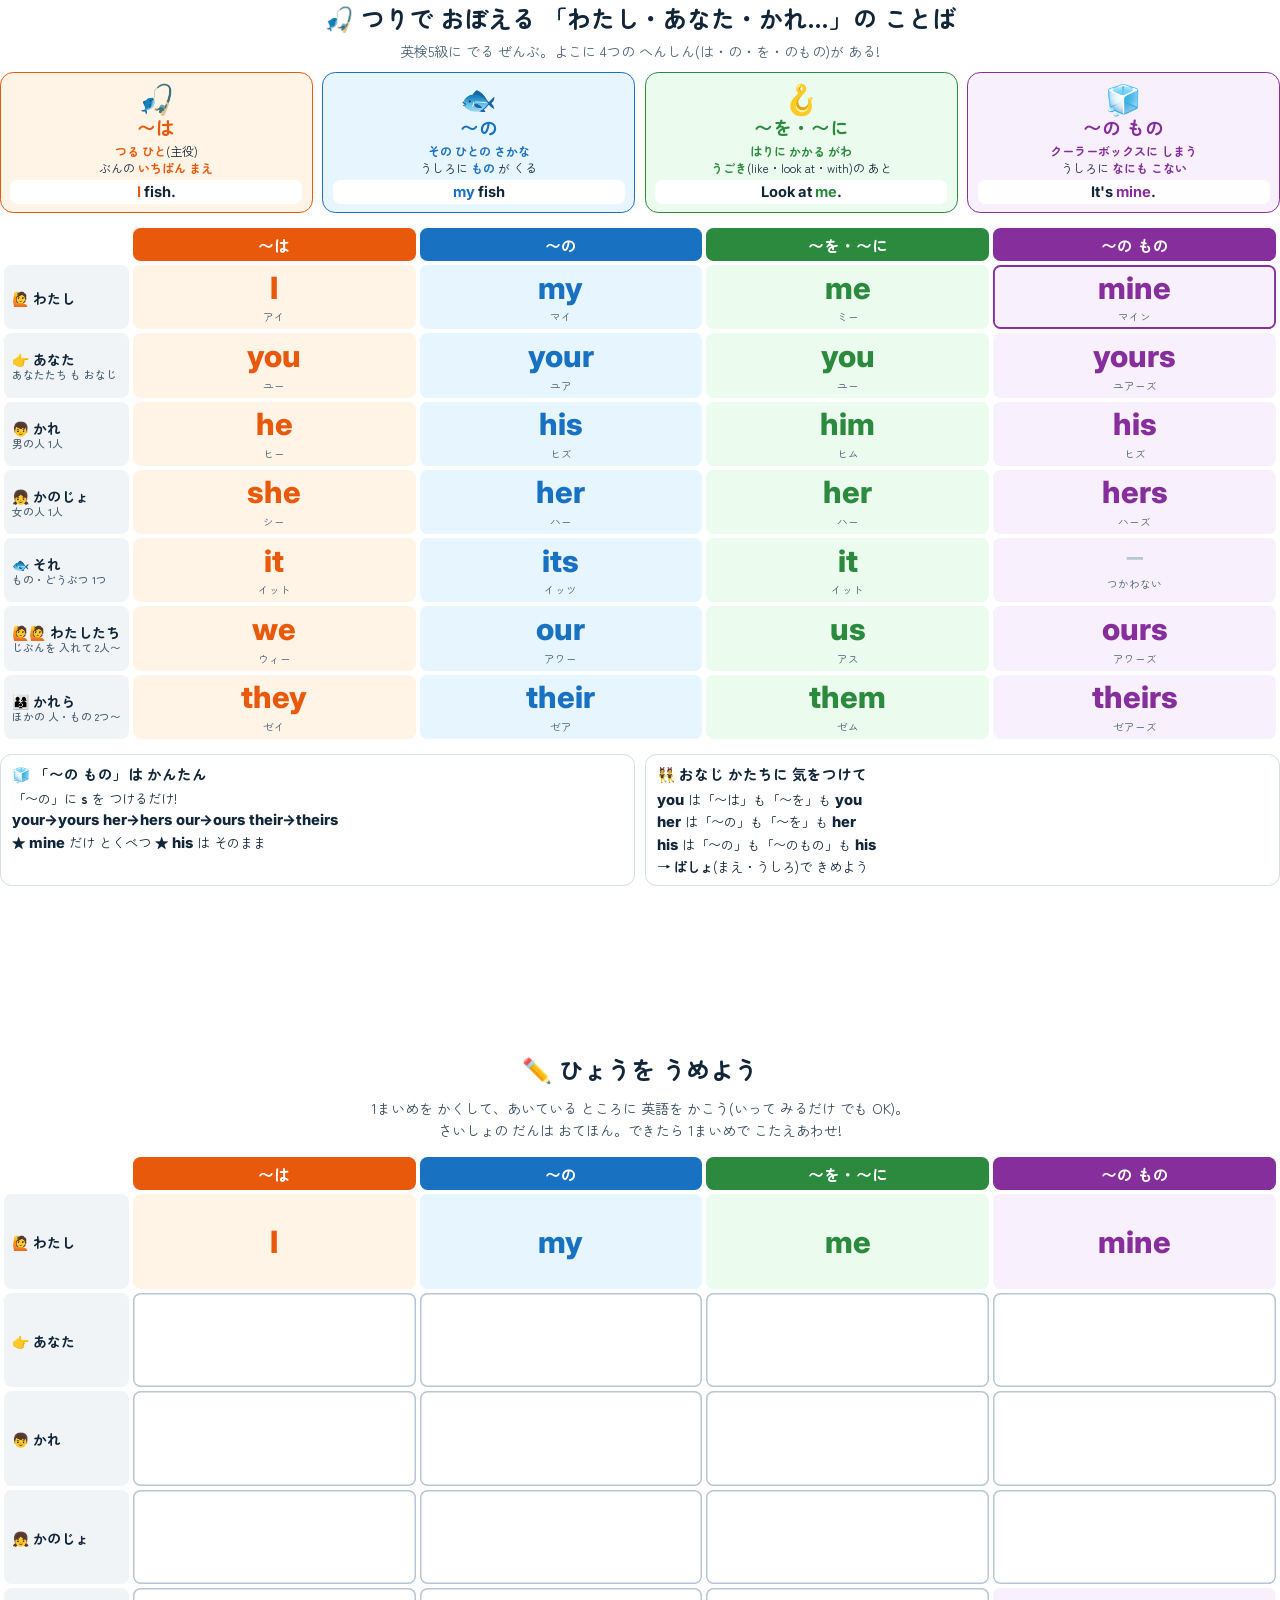
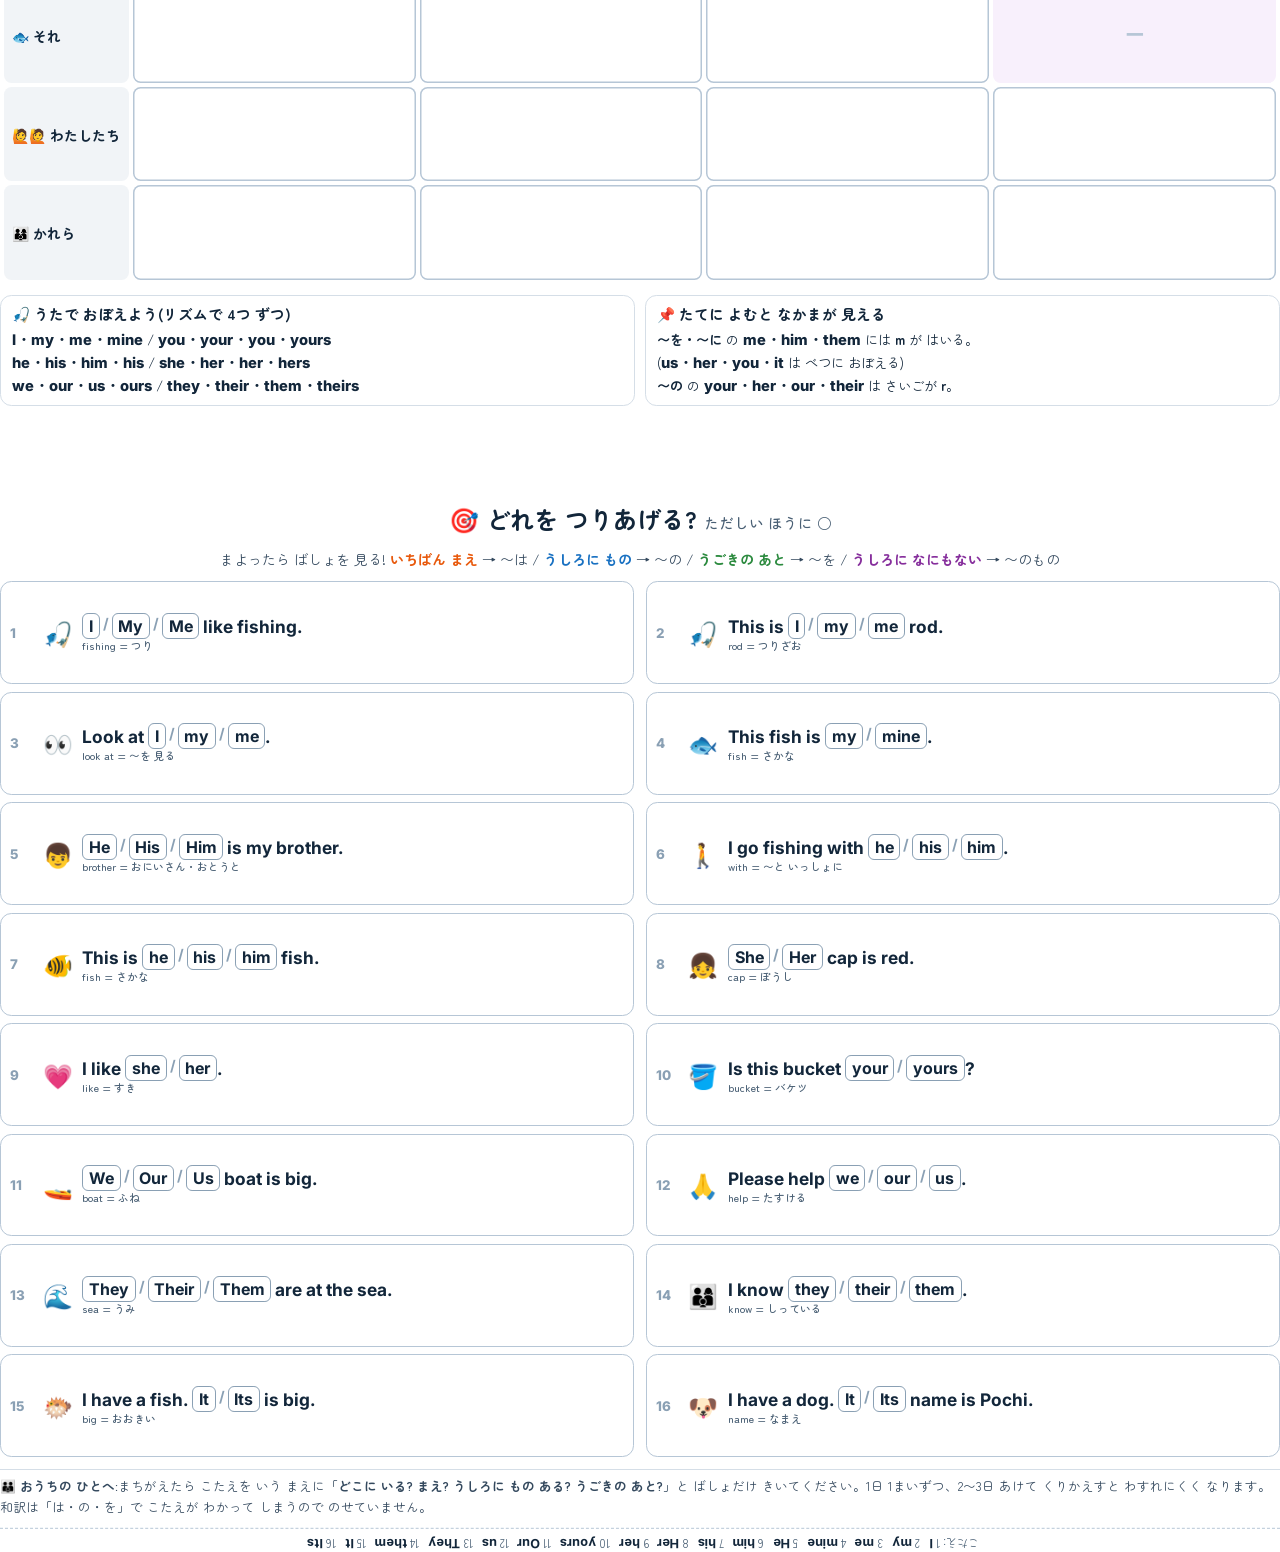
<file: print/daimeishi.html>
<!doctype html>
<html lang="ja">
<head>
<meta charset="utf-8">
<meta name="viewport" content="width=device-width, initial-scale=1">
<title>つりで おぼえる I・my・me・mine</title>
<link href="https://fonts.googleapis.com/css2?family=Inter:wght@500;700;800&family=Zen+Maru+Gothic:wght@500;700&display=swap" rel="stylesheet">
<style>
  @page { size: A4; margin: 9mm 10mm; }
  * { box-sizing: border-box; }
  html { -webkit-print-color-adjust: exact; print-color-adjust: exact; }
  body { margin: 0; font-family: "Zen Maru Gothic", "IPAGothic", sans-serif; color: #12263a; font-size: 11pt; background: #fff; }
  .en { font-family: "Inter", sans-serif; font-weight: 800; }
  .page { height: 278mm; display: flex; flex-direction: column; gap: 3mm; }
  .page + .page { break-before: page; }
  h1 { font-size: 18pt; margin: 0; text-align: center; }
  .sub { text-align: center; font-size: 10.5pt; color: #4a6075; margin: -1.5mm 0 0; }
  /* 4つの れつの いろ */
  .k1 { --c: #e8590c; --bg: #fff4e6; }   /* 〜は */
  .k2 { --c: #1971c2; --bg: #e7f5ff; }   /* 〜の */
  .k3 { --c: #2b8a3e; --bg: #ebfbee; }   /* 〜を・に */
  .k4 { --c: #862e9c; --bg: #f8f0fc; }   /* 〜のもの */

  /* 4つの やくわり */
  .roles { display: grid; grid-template-columns: repeat(4, 1fr); gap: 2.5mm; }
  .role { background: var(--bg); border: .5mm solid var(--c); border-radius: 3.5mm; padding: 2mm 2.5mm; text-align: center; }
  .role .ic { font-size: 22pt; line-height: 1.1; }
  .role .nm { font-size: 14pt; font-weight: 700; color: var(--c); }
  .role .ds { font-size: 9pt; line-height: 1.45; margin-top: .5mm; }
  .role .ds b { color: var(--c); }
  .role .ex { font-family: "Inter", sans-serif; font-weight: 700; font-size: 11pt; margin-top: 1mm; background: #fff; border-radius: 2mm; padding: .8mm 0; }
  .role .ex b { color: var(--c); }

  /* ひょう */
  table.tb { width: 100%; border-collapse: separate; border-spacing: 1.2mm; table-layout: fixed; }
  table.tb th { font-size: 12pt; padding: 1.2mm 0; border-radius: 2mm; color: #fff; background: var(--c); }
  table.tb th.who { background: none; color: #4a6075; font-size: 9pt; width: 33mm; }
  table.tb td { background: var(--bg); border-radius: 2mm; text-align: center; padding: 1mm 0 .6mm; height: 17mm; }
  table.tb.fill td { height: 25mm; }
  table.tb td.who { background: #f1f4f7; text-align: left; padding-left: 2mm; font-size: 10.5pt; font-weight: 700; line-height: 1.3; }
  table.tb td.who small { display: block; font-size: 8pt; font-weight: 500; color: #4a6075; }
  table.tb td .en { display: block; font-size: 23pt; color: var(--c); line-height: 1.1; }
  table.tb td .kn { font-size: 8pt; color: #4a6075; }
  table.tb td.none .en { color: #b6c6d6; font-size: 14pt; }
  table.tb td.sp { box-shadow: inset 0 0 0 .5mm var(--c); }
  table.tb td.blank { background: #fff; box-shadow: inset 0 0 0 .4mm #b6c6d6; }

  .tips { display: grid; grid-template-columns: 1fr 1fr; gap: 2.5mm; }
  .tip { border: .4mm solid #d5dee7; border-radius: 3mm; padding: 2mm 3mm; font-size: 10pt; line-height: 1.55; }
  .tip h3 { margin: 0 0 .8mm; font-size: 11pt; }
  .tip .en { font-size: 11pt; }

  /* 2まいめ */
  .lead { font-size: 10.5pt; color: #34495e; line-height: 1.6; margin: 0; text-align: center; }
  .qs { flex: 1; display: grid; grid-template-columns: 1fr 1fr; grid-auto-rows: 1fr; gap: 2mm 3mm; }
  .q { border: .4mm solid #b6c6d6; border-radius: 3mm; padding: 1.2mm 2.5mm; display: flex; align-items: center; gap: 2mm; }
  .q .no { font-family: "Inter", sans-serif; font-weight: 800; font-size: 10pt; color: #8aa0b4; width: 6mm; }
  .q .pic { font-size: 18pt; line-height: 1; width: 9mm; text-align: center; }
  .q .t { font-family: "Inter", sans-serif; font-weight: 700; font-size: 13pt; line-height: 1.5; }
  .q .ch { display: inline-flex; gap: .8mm; vertical-align: 1px; }
  .q .ch span { border: .4mm solid #8aa0b4; border-radius: 1.6mm; padding: 0 1.5mm; font-size: 12pt; }
  .q .ch i { font-style: normal; color: #8aa0b4; font-size: 11pt; }
  .q .j { display: block; font-family: "Zen Maru Gothic", sans-serif; font-size: 8pt; font-weight: 500; color: #4a6075; line-height: 1.2; }
  .parent { font-size: 9.5pt; line-height: 1.6; color: #34495e; border-top: .3mm solid #d5dee7; padding-top: 1.8mm; }
  .key { transform: rotate(180deg); border-bottom: .3mm dashed #b6c6d6; padding-bottom: 1.8mm; font-size: 8.5pt; white-space: nowrap; color: #4a6075; text-align: center; }
  .key .en { font-size: 9.5pt; color: #12263a; margin-right: 1.5mm; font-weight: 700; }
</style>
</head>
<body>

<!-- ============ 1まいめ:ひょう ============ -->
<section class="page">
  <h1>🎣 つりで おぼえる 「わたし・あなた・かれ…」の ことば</h1>
  <p class="sub">英検5級に でる ぜんぶ。よこに 4つの へんしん(は・の・を・のもの)が ある!</p>

  <div class="roles">
    <div class="role k1"><div class="ic">🎣</div><div class="nm">〜は</div><div class="ds"><b>つる ひと</b>(主役)<br>ぶんの <b>いちばん まえ</b></div><div class="ex"><b>I</b> fish.</div></div>
    <div class="role k2"><div class="ic">🐟</div><div class="nm">〜の</div><div class="ds"><b>その ひとの さかな</b><br>うしろに <b>もの</b> が くる</div><div class="ex"><b>my</b> fish</div></div>
    <div class="role k3"><div class="ic">🪝</div><div class="nm">〜を・〜に</div><div class="ds"><b>はりに かかる がわ</b><br><b>うごき</b>(like・look at・with)の あと</div><div class="ex">Look at <b>me</b>.</div></div>
    <div class="role k4"><div class="ic">🧊</div><div class="nm">〜の もの</div><div class="ds"><b>クーラーボックスに しまう</b><br>うしろに <b>なにも こない</b></div><div class="ex">It's <b>mine</b>.</div></div>
  </div>

  <table class="tb">
    <tr><th class="who"></th><th class="k1">〜は</th><th class="k2">〜の</th><th class="k3">〜を・〜に</th><th class="k4">〜の もの</th></tr>
    <tr><td class="who">🙋 わたし</td>
      <td class="k1"><span class="en">I</span><span class="kn">アイ</span></td><td class="k2"><span class="en">my</span><span class="kn">マイ</span></td><td class="k3"><span class="en">me</span><span class="kn">ミー</span></td><td class="k4 sp"><span class="en">mine</span><span class="kn">マイン</span></td></tr>
    <tr><td class="who">👉 あなた<small>あなたたち も おなじ</small></td>
      <td class="k1"><span class="en">you</span><span class="kn">ユー</span></td><td class="k2"><span class="en">your</span><span class="kn">ユア</span></td><td class="k3"><span class="en">you</span><span class="kn">ユー</span></td><td class="k4"><span class="en">yours</span><span class="kn">ユアーズ</span></td></tr>
    <tr><td class="who">👦 かれ<small>男の人 1人</small></td>
      <td class="k1"><span class="en">he</span><span class="kn">ヒー</span></td><td class="k2"><span class="en">his</span><span class="kn">ヒズ</span></td><td class="k3"><span class="en">him</span><span class="kn">ヒム</span></td><td class="k4"><span class="en">his</span><span class="kn">ヒズ</span></td></tr>
    <tr><td class="who">👧 かのじょ<small>女の人 1人</small></td>
      <td class="k1"><span class="en">she</span><span class="kn">シー</span></td><td class="k2"><span class="en">her</span><span class="kn">ハー</span></td><td class="k3"><span class="en">her</span><span class="kn">ハー</span></td><td class="k4"><span class="en">hers</span><span class="kn">ハーズ</span></td></tr>
    <tr><td class="who">🐟 それ<small>もの・どうぶつ 1つ</small></td>
      <td class="k1"><span class="en">it</span><span class="kn">イット</span></td><td class="k2"><span class="en">its</span><span class="kn">イッツ</span></td><td class="k3"><span class="en">it</span><span class="kn">イット</span></td><td class="k4 none"><span class="en">ー</span><span class="kn">つかわない</span></td></tr>
    <tr><td class="who">🙋🙋 わたしたち<small>じぶんを 入れて 2人〜</small></td>
      <td class="k1"><span class="en">we</span><span class="kn">ウィー</span></td><td class="k2"><span class="en">our</span><span class="kn">アワー</span></td><td class="k3"><span class="en">us</span><span class="kn">アス</span></td><td class="k4"><span class="en">ours</span><span class="kn">アワーズ</span></td></tr>
    <tr><td class="who">👨‍👩‍👦 かれら<small>ほかの 人・もの 2つ〜</small></td>
      <td class="k1"><span class="en">they</span><span class="kn">ゼイ</span></td><td class="k2"><span class="en">their</span><span class="kn">ゼア</span></td><td class="k3"><span class="en">them</span><span class="kn">ゼム</span></td><td class="k4"><span class="en">theirs</span><span class="kn">ゼアーズ</span></td></tr>
  </table>

  <div class="tips">
    <div class="tip"><h3>🧊 「〜の もの」は かんたん</h3>「〜の」に <b>s</b> を つけるだけ!<br><span class="en">your→yours</span> <span class="en">her→hers</span> <span class="en">our→ours</span> <span class="en">their→theirs</span><br>★ <span class="en">mine</span> だけ とくべつ ★ <span class="en">his</span> は そのまま</div>
    <div class="tip"><h3>👯 おなじ かたちに 気をつけて</h3><span class="en">you</span> は「〜は」も「〜を」も <span class="en">you</span><br><span class="en">her</span> は「〜の」も「〜を」も <span class="en">her</span><br><span class="en">his</span> は「〜の」も「〜のもの」も <span class="en">his</span><br>→ <b>ばしょ</b>(まえ・うしろ)で きめよう</div>
  </div>
</section>

<!-- ============ 2まいめ:ひょうを うめよう ============ -->
<section class="page">
  <h1>✏️ ひょうを うめよう</h1>
  <p class="lead">1まいめを かくして、あいている ところに 英語を かこう(いって みるだけ でも OK)。<br>さいしょの だんは おてほん。できたら 1まいめで こたえあわせ!</p>
  <table class="tb fill">
    <tr><th class="who"></th><th class="k1">〜は</th><th class="k2">〜の</th><th class="k3">〜を・〜に</th><th class="k4">〜の もの</th></tr>
    <tr><td class="who">🙋 わたし</td>
      <td class="k1"><span class="en">I</span></td><td class="k2"><span class="en">my</span></td><td class="k3"><span class="en">me</span></td><td class="k4"><span class="en">mine</span></td></tr>
    <tr><td class="who">👉 あなた</td><td class="k1 blank"></td><td class="k2 blank"></td><td class="k3 blank"></td><td class="k4 blank"></td></tr>
    <tr><td class="who">👦 かれ</td><td class="k1 blank"></td><td class="k2 blank"></td><td class="k3 blank"></td><td class="k4 blank"></td></tr>
    <tr><td class="who">👧 かのじょ</td><td class="k1 blank"></td><td class="k2 blank"></td><td class="k3 blank"></td><td class="k4 blank"></td></tr>
    <tr><td class="who">🐟 それ</td><td class="k1 blank"></td><td class="k2 blank"></td><td class="k3 blank"></td><td class="k4 none"><span class="en">ー</span></td></tr>
    <tr><td class="who">🙋🙋 わたしたち</td><td class="k1 blank"></td><td class="k2 blank"></td><td class="k3 blank"></td><td class="k4 blank"></td></tr>
    <tr><td class="who">👨‍👩‍👦 かれら</td><td class="k1 blank"></td><td class="k2 blank"></td><td class="k3 blank"></td><td class="k4 blank"></td></tr>
  </table>
  <div class="tips">
    <div class="tip"><h3>🎣 うたで おぼえよう(リズムで 4つ ずつ)</h3><span class="en">I・my・me・mine</span> / <span class="en">you・your・you・yours</span><br><span class="en">he・his・him・his</span> / <span class="en">she・her・her・hers</span><br><span class="en">we・our・us・ours</span> / <span class="en">they・their・them・theirs</span></div>
    <div class="tip"><h3>📌 たてに よむと なかまが 見える</h3><b>〜を・〜に</b> の <span class="en">me・him・them</span> には <b>m</b> が はいる。<br>(<span class="en">us・her・you・it</span> は べつに おぼえる)<br><b>〜の</b> の <span class="en">your・her・our・their</span> は さいごが <b>r</b>。</div>
  </div>
</section>

<!-- ============ 3まいめ:どれかな? ============ -->
<section class="page">
  <h1>🎯 どれを つりあげる? <span style="font-size:11pt;font-weight:500;color:#4a6075">ただしい ほうに ○</span></h1>
  <p class="lead">まよったら ばしょを 見る! <b style="color:#e8590c">いちばん まえ</b> → 〜は / <b style="color:#1971c2">うしろに もの</b> → 〜の / <b style="color:#2b8a3e">うごきの あと</b> → 〜を / <b style="color:#862e9c">うしろに なにもない</b> → 〜のもの</p>
  <div class="qs">
    <div class="q"><span class="no">1</span><span class="pic">🎣</span><span class="t"><span class="ch"><span>I</span><i>/</i><span>My</span><i>/</i><span>Me</span></span> like fishing.<span class="j">fishing = つり</span></span></div>
    <div class="q"><span class="no">2</span><span class="pic">🎣</span><span class="t">This is <span class="ch"><span>I</span><i>/</i><span>my</span><i>/</i><span>me</span></span> rod.<span class="j">rod = つりざお</span></span></div>
    <div class="q"><span class="no">3</span><span class="pic">👀</span><span class="t">Look at <span class="ch"><span>I</span><i>/</i><span>my</span><i>/</i><span>me</span></span>.<span class="j">look at = 〜を 見る</span></span></div>
    <div class="q"><span class="no">4</span><span class="pic">🐟</span><span class="t">This fish is <span class="ch"><span>my</span><i>/</i><span>mine</span></span>.<span class="j">fish = さかな</span></span></div>
    <div class="q"><span class="no">5</span><span class="pic">👦</span><span class="t"><span class="ch"><span>He</span><i>/</i><span>His</span><i>/</i><span>Him</span></span> is my brother.<span class="j">brother = おにいさん・おとうと</span></span></div>
    <div class="q"><span class="no">6</span><span class="pic">🚶</span><span class="t">I go fishing with <span class="ch"><span>he</span><i>/</i><span>his</span><i>/</i><span>him</span></span>.<span class="j">with = 〜と いっしょに</span></span></div>
    <div class="q"><span class="no">7</span><span class="pic">🐠</span><span class="t">This is <span class="ch"><span>he</span><i>/</i><span>his</span><i>/</i><span>him</span></span> fish.<span class="j">fish = さかな</span></span></div>
    <div class="q"><span class="no">8</span><span class="pic">👧</span><span class="t"><span class="ch"><span>She</span><i>/</i><span>Her</span></span> cap is red.<span class="j">cap = ぼうし</span></span></div>
    <div class="q"><span class="no">9</span><span class="pic">💗</span><span class="t">I like <span class="ch"><span>she</span><i>/</i><span>her</span></span>.<span class="j">like = すき</span></span></div>
    <div class="q"><span class="no">10</span><span class="pic">🪣</span><span class="t">Is this bucket <span class="ch"><span>your</span><i>/</i><span>yours</span></span>?<span class="j">bucket = バケツ</span></span></div>
    <div class="q"><span class="no">11</span><span class="pic">🚤</span><span class="t"><span class="ch"><span>We</span><i>/</i><span>Our</span><i>/</i><span>Us</span></span> boat is big.<span class="j">boat = ふね</span></span></div>
    <div class="q"><span class="no">12</span><span class="pic">🙏</span><span class="t">Please help <span class="ch"><span>we</span><i>/</i><span>our</span><i>/</i><span>us</span></span>.<span class="j">help = たすける</span></span></div>
    <div class="q"><span class="no">13</span><span class="pic">🌊</span><span class="t"><span class="ch"><span>They</span><i>/</i><span>Their</span><i>/</i><span>Them</span></span> are at the sea.<span class="j">sea = うみ</span></span></div>
    <div class="q"><span class="no">14</span><span class="pic">👨‍👩‍👦</span><span class="t">I know <span class="ch"><span>they</span><i>/</i><span>their</span><i>/</i><span>them</span></span>.<span class="j">know = しっている</span></span></div>
    <div class="q"><span class="no">15</span><span class="pic">🐡</span><span class="t">I have a fish. <span class="ch"><span>It</span><i>/</i><span>Its</span></span> is big.<span class="j">big = おおきい</span></span></div>
    <div class="q"><span class="no">16</span><span class="pic">🐶</span><span class="t">I have a dog. <span class="ch"><span>It</span><i>/</i><span>Its</span></span> name is Pochi.<span class="j">name = なまえ</span></span></div>
  </div>
  <div class="parent">👪 <b>おうちの ひとへ</b>:まちがえたら こたえを いう まえに「<b>どこに いる? まえ? うしろに もの ある? うごきの あと?</b>」と ばしょだけ きいてください。1日 1まいずつ、2〜3日 あけて くりかえすと わすれにくく なります。和訳は「は・の・を」で こたえが わかって しまうので のせていません。</div>
  <div class="key">こたえ: 1 <span class="en">I</span> 2 <span class="en">my</span> 3 <span class="en">me</span> 4 <span class="en">mine</span> 5 <span class="en">He</span> 6 <span class="en">him</span> 7 <span class="en">his</span> 8 <span class="en">Her</span> 9 <span class="en">her</span> 10 <span class="en">yours</span> 11 <span class="en">Our</span> 12 <span class="en">us</span> 13 <span class="en">They</span> 14 <span class="en">them</span> 15 <span class="en">It</span> 16 <span class="en">Its</span></div>
</section>
</body>
</html>
</file>
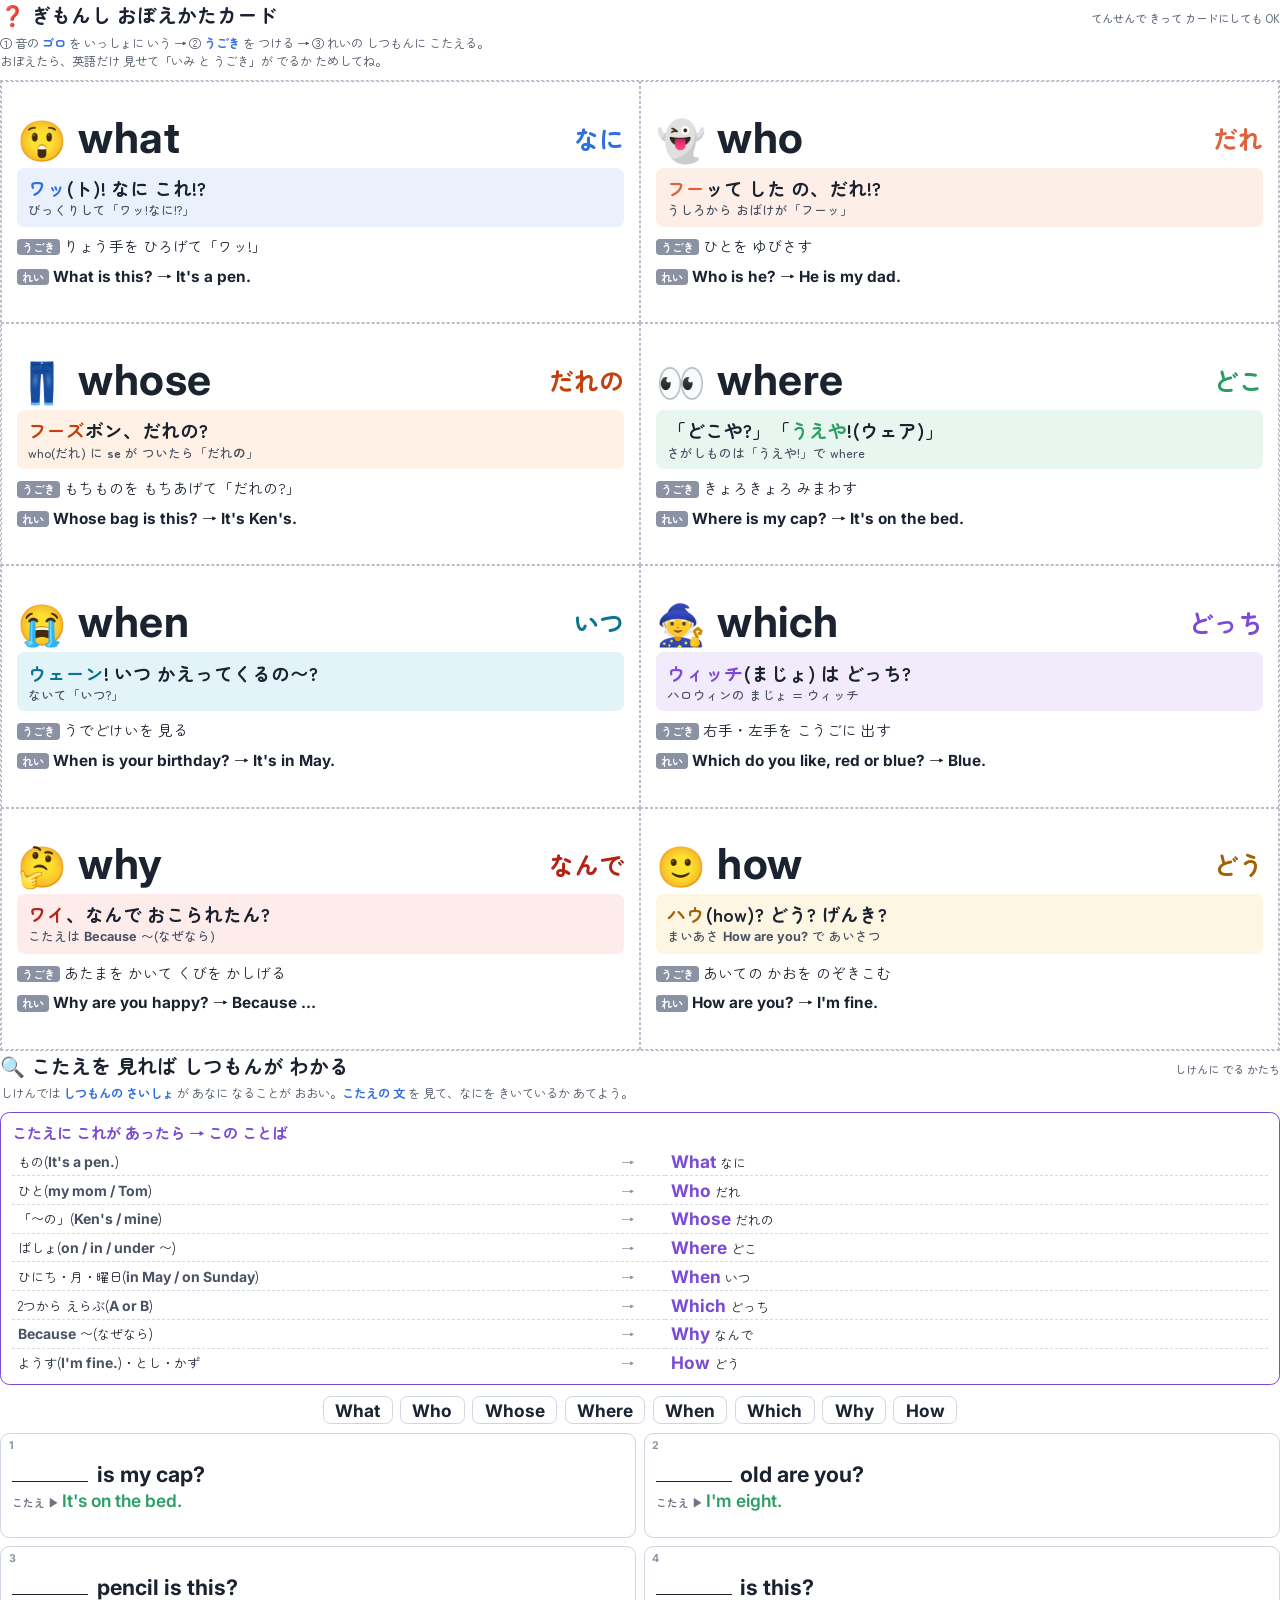
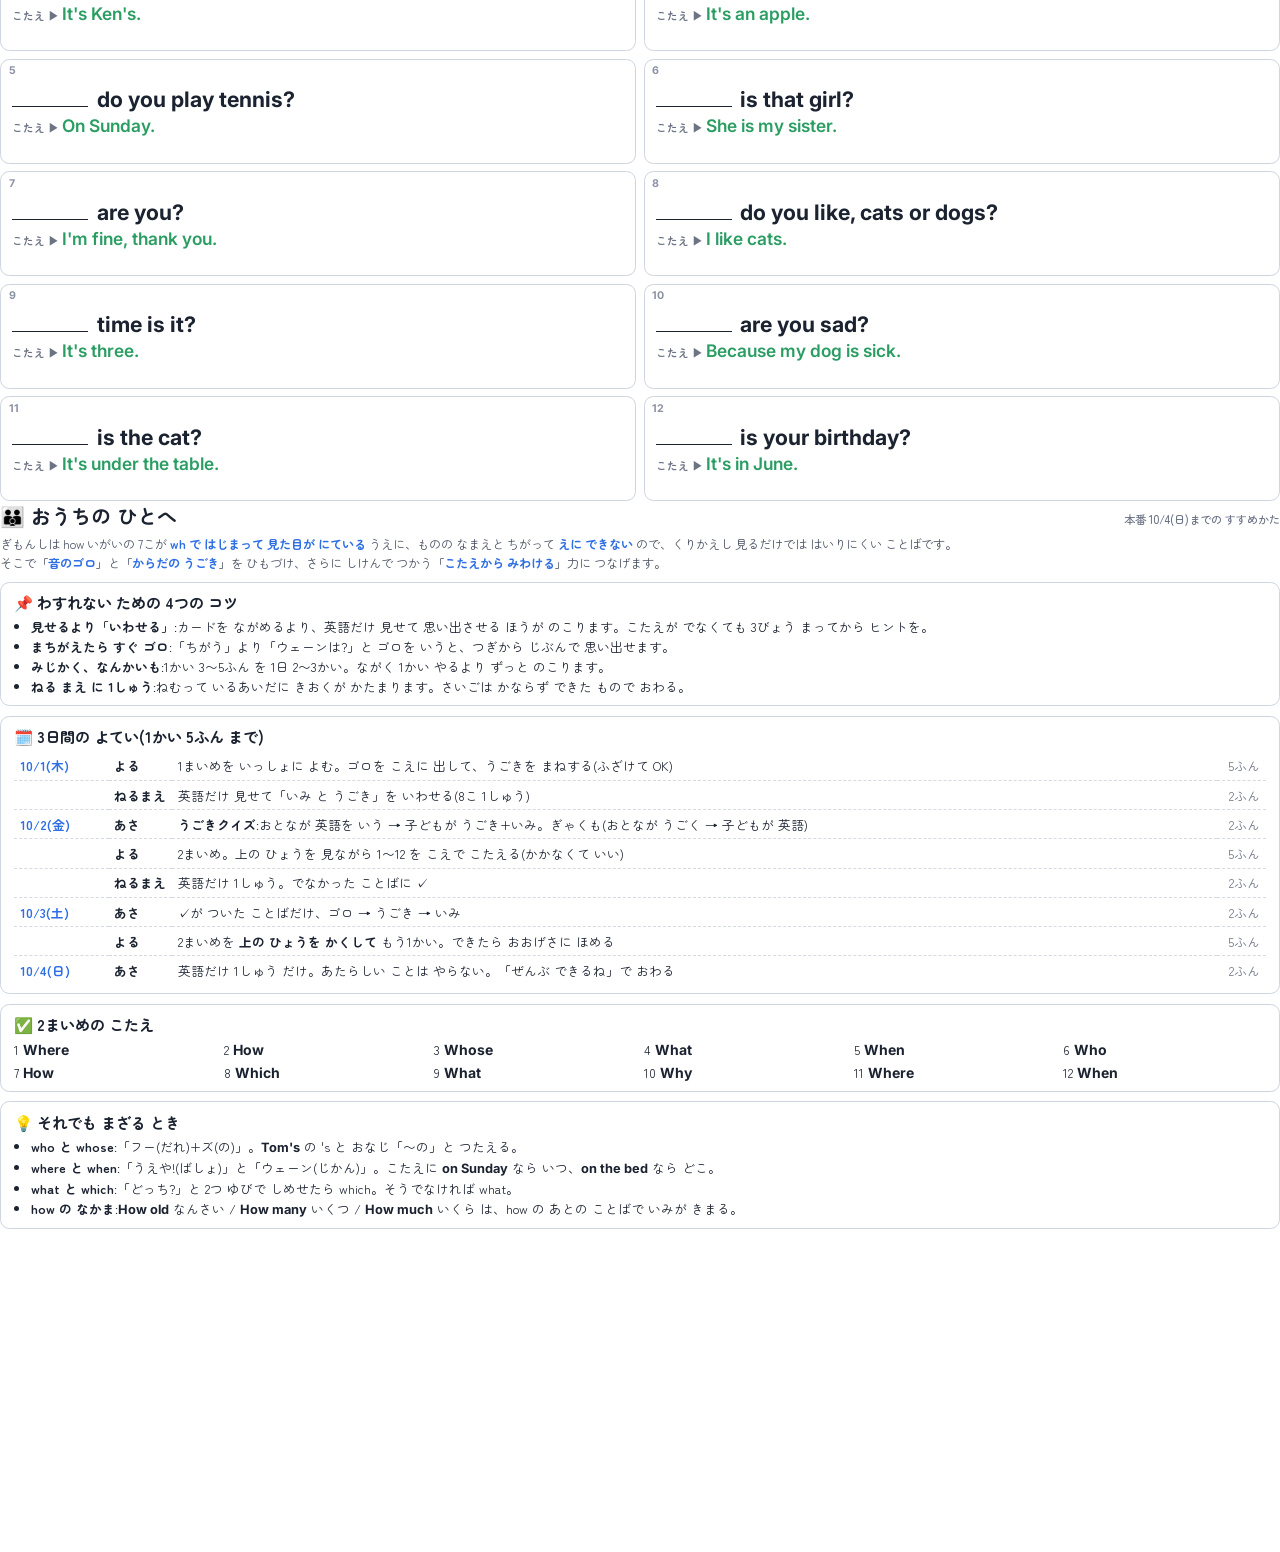
<file: print/gimonshi.html>
<!doctype html>
<html lang="ja">
<head>
<meta charset="utf-8">
<meta name="viewport" content="width=device-width, initial-scale=1">
<title>ぎもんし おぼえかた</title>
<link href="https://fonts.googleapis.com/css2?family=Inter:wght@500;700;800&family=Zen+Maru+Gothic:wght@500;700&display=swap" rel="stylesheet">
<style>
  @page { size: A4; margin: 9mm 10mm; }
  * { box-sizing: border-box; }
  html { -webkit-print-color-adjust: exact; print-color-adjust: exact; }
  body { margin: 0; font-family: "Zen Maru Gothic", "IPAGothic", sans-serif; color: #1b2230; font-size: 10pt; }
  .en { font-family: "Inter", sans-serif; font-weight: 700; }
  .page { height: 278mm; display: flex; flex-direction: column; }
  .page + .page { break-before: page; }
  h1 { font-size: 15pt; margin: 0; display: flex; justify-content: space-between; align-items: baseline; }
  h1 small { font-size: 8.5pt; color: #6b7384; font-weight: 500; }
  .lead { font-size: 9.3pt; color: #4a5263; margin: 1.2mm 0 2.5mm; line-height: 1.5; }
  .lead b { color: #2f6fe4; }

  /* 1まいめ:カード */
  .cards { flex: 1; display: grid; grid-template-columns: 1fr 1fr; grid-auto-rows: 1fr; gap: 0; border: .3mm dashed #b8bfcc; }
  .card { border: .3mm dashed #b8bfcc; padding: 3mm 4mm; display: flex; flex-direction: column; justify-content: center; gap: 2.2mm; }
  .top { display: flex; align-items: center; gap: 3mm; }
  .top .ic { font-size: 30pt; line-height: 1; }
  .top .en { font-size: 32pt; letter-spacing: .01em; line-height: 1; }
  .top .ja { margin-left: auto; font-size: 19pt; font-weight: 700; color: var(--c); }
  .goro { background: var(--bg); border-radius: 2mm; padding: 2mm 3mm; font-size: 14pt; font-weight: 700; line-height: 1.4; }
  .goro .s { color: var(--c); }
  .goro .k { font-size: 9.5pt; font-weight: 500; color: #4a5263; display: block; }
  .row { font-size: 11pt; line-height: 1.45; }
  .row .tag { display: inline-block; font-size: 8.5pt; font-weight: 700; color: #fff; background: #8a92a3; border-radius: 1mm; padding: 0 1.3mm; margin-right: 1.2mm; }
  .row .en { font-size: 11.5pt; }

  /* 2まいめ:こたえで みわける */
  .hint { border: .4mm solid #7b4bd6; border-radius: 2.5mm; padding: 2mm 3mm; margin-bottom: 3mm; }
  .hint h2 { font-size: 11.5pt; margin: 0 0 1.2mm; color: #7b4bd6; }
  .hint table { width: 100%; border-collapse: collapse; }
  .hint td { padding: .9mm 1.5mm; border-bottom: .2mm dashed #d5d9e2; font-size: 9.8pt; }
  .hint tr:last-child td { border-bottom: none; }
  .hint td.a { width: 46%; }
  .hint td.a .en { font-size: 10.5pt; color: #4a5263; }
  .hint td.arrow { width: 6%; text-align: center; color: #8a92a3; }
  .hint td.qw .en { font-size: 13pt; color: #7b4bd6; }
  .bank { display: flex; flex-wrap: wrap; justify-content: center; gap: 2mm; margin: 0 0 2.5mm; }
  .bank span { font-family: "Inter", sans-serif; font-weight: 700; font-size: 13pt; border: .35mm solid #cfd5e0; border-radius: 2mm; padding: .6mm 3mm; }
  .qs { flex: 1; display: grid; grid-template-columns: 1fr 1fr; grid-auto-rows: 1fr; gap: 2mm; }
  .q { border: .35mm solid #cfd5e0; border-radius: 2.5mm; padding: 1.5mm 3mm; display: flex; flex-direction: column; justify-content: center; position: relative; }
  .q .no { position: absolute; top: 1.2mm; left: 2mm; font-family: "Inter", sans-serif; font-size: 8pt; font-weight: 700; color: #8a92a3; }
  .q .ask { font-family: "Inter", sans-serif; font-weight: 700; font-size: 16pt; }
  .q .ask .blank { display: inline-block; min-width: 20mm; border-bottom: .5mm solid #1b2230; margin-right: 1mm; }
  .q .ans { font-family: "Inter", sans-serif; font-weight: 600; font-size: 13pt; color: #2a9d62; margin-top: .8mm; }
  .q .ans::before { content: "こたえ ▶ "; font-family: "Zen Maru Gothic", sans-serif; font-size: 8pt; color: #6b7384; }

  /* 3まいめ:おうちの ひとへ */
  .sec { border: .35mm solid #cfd5e0; border-radius: 2.5mm; padding: 2.2mm 3.5mm; margin-bottom: 2.6mm; }
  .sec h2 { font-size: 11.5pt; margin: 0 0 1.2mm; }
  .sec p, .sec li { font-size: 9.6pt; line-height: 1.55; margin: 0; }
  .sec ul { margin: 0; padding-left: 4.5mm; }
  .plan { width: 100%; border-collapse: collapse; }
  .plan td { border-bottom: .2mm dashed #d5d9e2; padding: 1.2mm 1.5mm; font-size: 9.6pt; vertical-align: top; line-height: 1.5; }
  .plan tr:last-child td { border-bottom: none; }
  .plan td.d { width: 25mm; font-weight: 700; color: #2f6fe4; white-space: nowrap; }
  .plan td.t { width: 13mm; font-weight: 700; white-space: nowrap; }
  .plan td.m { width: 13mm; color: #6b7384; white-space: nowrap; text-align: right; }
  .key { display: grid; grid-template-columns: repeat(6, 1fr); gap: 1.2mm 2mm; }
  .key div { font-size: 9.6pt; } .key .en { font-size: 10.5pt; }
</style>
</head>
<body>

<!-- ============ 1まいめ:おぼえかたカード ============ -->
<section class="page">
  <h1>❓ ぎもんし おぼえかたカード <small>てんせんで きって カードにしても OK</small></h1>
  <div class="lead">① 音の <b>ゴロ</b> を いっしょに いう → ② <b>うごき</b> を つける → ③ れいの しつもんに こたえる。<br>おぼえたら、英語だけ 見せて「いみ と うごき」が でるか ためしてね。</div>
  <div class="cards">

    <div class="card" style="--c:#2f6fe4; --bg:#eaf1fd">
      <div class="top"><span class="ic">😲</span><span class="en">what</span><span class="ja">なに</span></div>
      <div class="goro"><span class="s">ワッ</span>(ト)! なに これ!?<span class="k">びっくりして「ワッ!なに!?」</span></div>
      <div class="row"><span class="tag">うごき</span>りょう手を ひろげて「ワッ!」</div>
      <div class="row"><span class="tag">れい</span><span class="en">What is this?</span> → <span class="en">It's a pen.</span></div>
    </div>

    <div class="card" style="--c:#e0613a; --bg:#fdeee8">
      <div class="top"><span class="ic">👻</span><span class="en">who</span><span class="ja">だれ</span></div>
      <div class="goro"><span class="s">フー</span>ッて した の、だれ!?<span class="k">うしろから おばけが「フーッ」</span></div>
      <div class="row"><span class="tag">うごき</span>ひとを ゆびさす</div>
      <div class="row"><span class="tag">れい</span><span class="en">Who is he?</span> → <span class="en">He is my dad.</span></div>
    </div>

    <div class="card" style="--c:#c2410c; --bg:#fff1e6">
      <div class="top"><span class="ic">👖</span><span class="en">whose</span><span class="ja">だれの</span></div>
      <div class="goro"><span class="s">フーズ</span>ボン、だれの?<span class="k">who(だれ) に <b>se</b> が ついたら「だれ<b>の</b>」</span></div>
      <div class="row"><span class="tag">うごき</span>もちものを もちあげて「だれの?」</div>
      <div class="row"><span class="tag">れい</span><span class="en">Whose bag is this?</span> → <span class="en">It's Ken's.</span></div>
    </div>

    <div class="card" style="--c:#2a9d62; --bg:#e7f6ee">
      <div class="top"><span class="ic">👀</span><span class="en">where</span><span class="ja">どこ</span></div>
      <div class="goro">「どこや?」「<span class="s">うえや</span>!(ウェア)」<span class="k">さがしものは「うえや!」で where</span></div>
      <div class="row"><span class="tag">うごき</span>きょろきょろ みまわす</div>
      <div class="row"><span class="tag">れい</span><span class="en">Where is my cap?</span> → <span class="en">It's on the bed.</span></div>
    </div>

    <div class="card" style="--c:#0e7490; --bg:#e3f4f8">
      <div class="top"><span class="ic">😭</span><span class="en">when</span><span class="ja">いつ</span></div>
      <div class="goro"><span class="s">ウェーン</span>! いつ かえってくるの〜?<span class="k">ないて「いつ?」</span></div>
      <div class="row"><span class="tag">うごき</span>うでどけいを 見る</div>
      <div class="row"><span class="tag">れい</span><span class="en">When is your birthday?</span> → <span class="en">It's in May.</span></div>
    </div>

    <div class="card" style="--c:#7b4bd6; --bg:#f1ebfc">
      <div class="top"><span class="ic">🧙</span><span class="en">which</span><span class="ja">どっち</span></div>
      <div class="goro"><span class="s">ウィッチ</span>(まじょ) は どっち?<span class="k">ハロウィンの まじょ = ウィッチ</span></div>
      <div class="row"><span class="tag">うごき</span>右手・左手を こうごに 出す</div>
      <div class="row"><span class="tag">れい</span><span class="en">Which do you like, red or blue?</span> → <span class="en">Blue.</span></div>
    </div>

    <div class="card" style="--c:#b42318; --bg:#fdecea">
      <div class="top"><span class="ic">🤔</span><span class="en">why</span><span class="ja">なんで</span></div>
      <div class="goro"><span class="s">ワイ</span>、なんで おこられたん?<span class="k">こたえは <b class="en">Because</b> 〜(なぜなら)</span></div>
      <div class="row"><span class="tag">うごき</span>あたまを かいて くびを かしげる</div>
      <div class="row"><span class="tag">れい</span><span class="en">Why are you happy?</span> → <span class="en">Because …</span></div>
    </div>

    <div class="card" style="--c:#a16207; --bg:#fdf6e3">
      <div class="top"><span class="ic">🙂</span><span class="en">how</span><span class="ja">どう</span></div>
      <div class="goro"><span class="s">ハウ</span>(how)? どう? げんき?<span class="k">まいあさ <b class="en">How are you?</b> で あいさつ</span></div>
      <div class="row"><span class="tag">うごき</span>あいての かおを のぞきこむ</div>
      <div class="row"><span class="tag">れい</span><span class="en">How are you?</span> → <span class="en">I'm fine.</span></div>
    </div>

  </div>
</section>

<!-- ============ 2まいめ:こたえで みわける ============ -->
<section class="page">
  <h1>🔍 こたえを 見れば しつもんが わかる <small>しけんに でる かたち</small></h1>
  <div class="lead">しけんでは <b>しつもんの さいしょ</b> が あなに なることが おおい。<b>こたえの 文</b> を 見て、なにを きいているか あてよう。</div>
  <div class="hint">
    <h2>こたえに これが あったら → この ことば</h2>
    <table>
      <tr><td class="a">もの(<span class="en">It's a pen.</span>)</td><td class="arrow">→</td><td class="qw"><span class="en">What</span> なに</td></tr>
      <tr><td class="a">ひと(<span class="en">my mom / Tom</span>)</td><td class="arrow">→</td><td class="qw"><span class="en">Who</span> だれ</td></tr>
      <tr><td class="a">「〜の」(<span class="en">Ken's / mine</span>)</td><td class="arrow">→</td><td class="qw"><span class="en">Whose</span> だれの</td></tr>
      <tr><td class="a">ばしょ(<span class="en">on / in / under</span> 〜)</td><td class="arrow">→</td><td class="qw"><span class="en">Where</span> どこ</td></tr>
      <tr><td class="a">ひにち・月・曜日(<span class="en">in May / on Sunday</span>)</td><td class="arrow">→</td><td class="qw"><span class="en">When</span> いつ</td></tr>
      <tr><td class="a">2つから えらぶ(<span class="en">A or B</span>)</td><td class="arrow">→</td><td class="qw"><span class="en">Which</span> どっち</td></tr>
      <tr><td class="a"><span class="en">Because</span> 〜(なぜなら)</td><td class="arrow">→</td><td class="qw"><span class="en">Why</span> なんで</td></tr>
      <tr><td class="a">ようす(<span class="en">I'm fine.</span>)・とし・かず</td><td class="arrow">→</td><td class="qw"><span class="en">How</span> どう</td></tr>
    </table>
  </div>
  <div class="bank"><span>What</span><span>Who</span><span>Whose</span><span>Where</span><span>When</span><span>Which</span><span>Why</span><span>How</span></div>
  <div class="qs">
    <div class="q"><span class="no">1</span><div class="ask"><span class="blank"></span> is my cap?</div><div class="ans">It's on the bed.</div></div>
    <div class="q"><span class="no">2</span><div class="ask"><span class="blank"></span> old are you?</div><div class="ans">I'm eight.</div></div>
    <div class="q"><span class="no">3</span><div class="ask"><span class="blank"></span> pencil is this?</div><div class="ans">It's Ken's.</div></div>
    <div class="q"><span class="no">4</span><div class="ask"><span class="blank"></span> is this?</div><div class="ans">It's an apple.</div></div>
    <div class="q"><span class="no">5</span><div class="ask"><span class="blank"></span> do you play tennis?</div><div class="ans">On Sunday.</div></div>
    <div class="q"><span class="no">6</span><div class="ask"><span class="blank"></span> is that girl?</div><div class="ans">She is my sister.</div></div>
    <div class="q"><span class="no">7</span><div class="ask"><span class="blank"></span> are you?</div><div class="ans">I'm fine, thank you.</div></div>
    <div class="q"><span class="no">8</span><div class="ask"><span class="blank"></span> do you like, cats or dogs?</div><div class="ans">I like cats.</div></div>
    <div class="q"><span class="no">9</span><div class="ask"><span class="blank"></span> time is it?</div><div class="ans">It's three.</div></div>
    <div class="q"><span class="no">10</span><div class="ask"><span class="blank"></span> are you sad?</div><div class="ans">Because my dog is sick.</div></div>
    <div class="q"><span class="no">11</span><div class="ask"><span class="blank"></span> is the cat?</div><div class="ans">It's under the table.</div></div>
    <div class="q"><span class="no">12</span><div class="ask"><span class="blank"></span> is your birthday?</div><div class="ans">It's in June.</div></div>
  </div>
</section>

<!-- ============ 3まいめ:おうちの ひとへ ============ -->
<section class="page">
  <h1>👪 おうちの ひとへ <small>本番 10/4(日)までの すすめかた</small></h1>
  <div class="lead">ぎもんしは how いがいの 7こが <b>wh で はじまって 見た目が にている</b> うえに、ものの なまえと ちがって <b>えに できない</b> ので、くりかえし 見るだけでは はいりにくい ことばです。<br>そこで「<b>音のゴロ</b>」と「<b>からだの うごき</b>」を ひもづけ、さらに しけんで つかう「<b>こたえから みわける</b>」力に つなげます。</div>

  <div class="sec">
    <h2>📌 わすれない ための 4つの コツ</h2>
    <ul>
      <li><b>見せるより「いわせる」</b>:カードを ながめるより、英語だけ 見せて 思い出させる ほうが のこります。こたえが でなくても 3びょう まってから ヒントを。</li>
      <li><b>まちがえたら すぐ ゴロ</b>:「ちがう」より「ウェーンは?」と ゴロを いうと、つぎから じぶんで 思い出せます。</li>
      <li><b>みじかく、なんかいも</b>:1かい 3〜5ふん を 1日 2〜3かい。ながく 1かい やるより ずっと のこります。</li>
      <li><b>ねる まえ に 1しゅう</b>:ねむって いるあいだに きおくが かたまります。さいごは かならず できた もので おわる。</li>
    </ul>
  </div>

  <div class="sec">
    <h2>🗓️ 3日間の よてい(1かい 5ふん まで)</h2>
    <table class="plan">
      <tr><td class="d">10/1(木)</td><td class="t">よる</td><td>1まいめを いっしょに よむ。ゴロを こえに 出して、うごきを まねする(ふざけて OK)</td><td class="m">5ふん</td></tr>
      <tr><td class="d"></td><td class="t">ねるまえ</td><td>英語だけ 見せて「いみ と うごき」を いわせる(8こ 1しゅう)</td><td class="m">2ふん</td></tr>
      <tr><td class="d">10/2(金)</td><td class="t">あさ</td><td><b>うごきクイズ</b>:おとなが 英語を いう → 子どもが うごき+いみ。ぎゃくも(おとなが うごく → 子どもが 英語)</td><td class="m">2ふん</td></tr>
      <tr><td class="d"></td><td class="t">よる</td><td>2まいめ。上の ひょうを 見ながら 1〜12 を こえで こたえる(かかなくて いい)</td><td class="m">5ふん</td></tr>
      <tr><td class="d"></td><td class="t">ねるまえ</td><td>英語だけ 1しゅう。でなかった ことばに ✓</td><td class="m">2ふん</td></tr>
      <tr><td class="d">10/3(土)</td><td class="t">あさ</td><td>✓が ついた ことばだけ、ゴロ → うごき → いみ</td><td class="m">2ふん</td></tr>
      <tr><td class="d"></td><td class="t">よる</td><td>2まいめを <b>上の ひょうを かくして</b> もう1かい。できたら おおげさに ほめる</td><td class="m">5ふん</td></tr>
      <tr><td class="d">10/4(日)</td><td class="t">あさ</td><td>英語だけ 1しゅう だけ。あたらしい ことは やらない。「ぜんぶ できるね」で おわる</td><td class="m">2ふん</td></tr>
    </table>
  </div>

  <div class="sec">
    <h2>✅ 2まいめの こたえ</h2>
    <div class="key">
      <div>1 <span class="en">Where</span></div><div>2 <span class="en">How</span></div><div>3 <span class="en">Whose</span></div>
      <div>4 <span class="en">What</span></div><div>5 <span class="en">When</span></div><div>6 <span class="en">Who</span></div>
      <div>7 <span class="en">How</span></div><div>8 <span class="en">Which</span></div><div>9 <span class="en">What</span></div>
      <div>10 <span class="en">Why</span></div><div>11 <span class="en">Where</span></div><div>12 <span class="en">When</span></div>
    </div>
  </div>

  <div class="sec">
    <h2>💡 それでも まざる とき</h2>
    <ul>
      <li><b>who と whose</b>:「フー(だれ)+ズ(の)」。<span class="en">Tom's</span> の 's と おなじ「〜の」と つたえる。</li>
      <li><b>where と when</b>:「うえや!(ばしょ)」と「ウェーン(じかん)」。こたえに <span class="en">on Sunday</span> なら いつ、<span class="en">on the bed</span> なら どこ。</li>
      <li><b>what と which</b>:「どっち?」と 2つ ゆびで しめせたら which。そうでなければ what。</li>
      <li><b>how の なかま</b>:<span class="en">How old</span> なんさい / <span class="en">How many</span> いくつ / <span class="en">How much</span> いくら は、how の あとの ことばで いみが きまる。</li>
    </ul>
  </div>
</section>
</body>
</html>
</file>
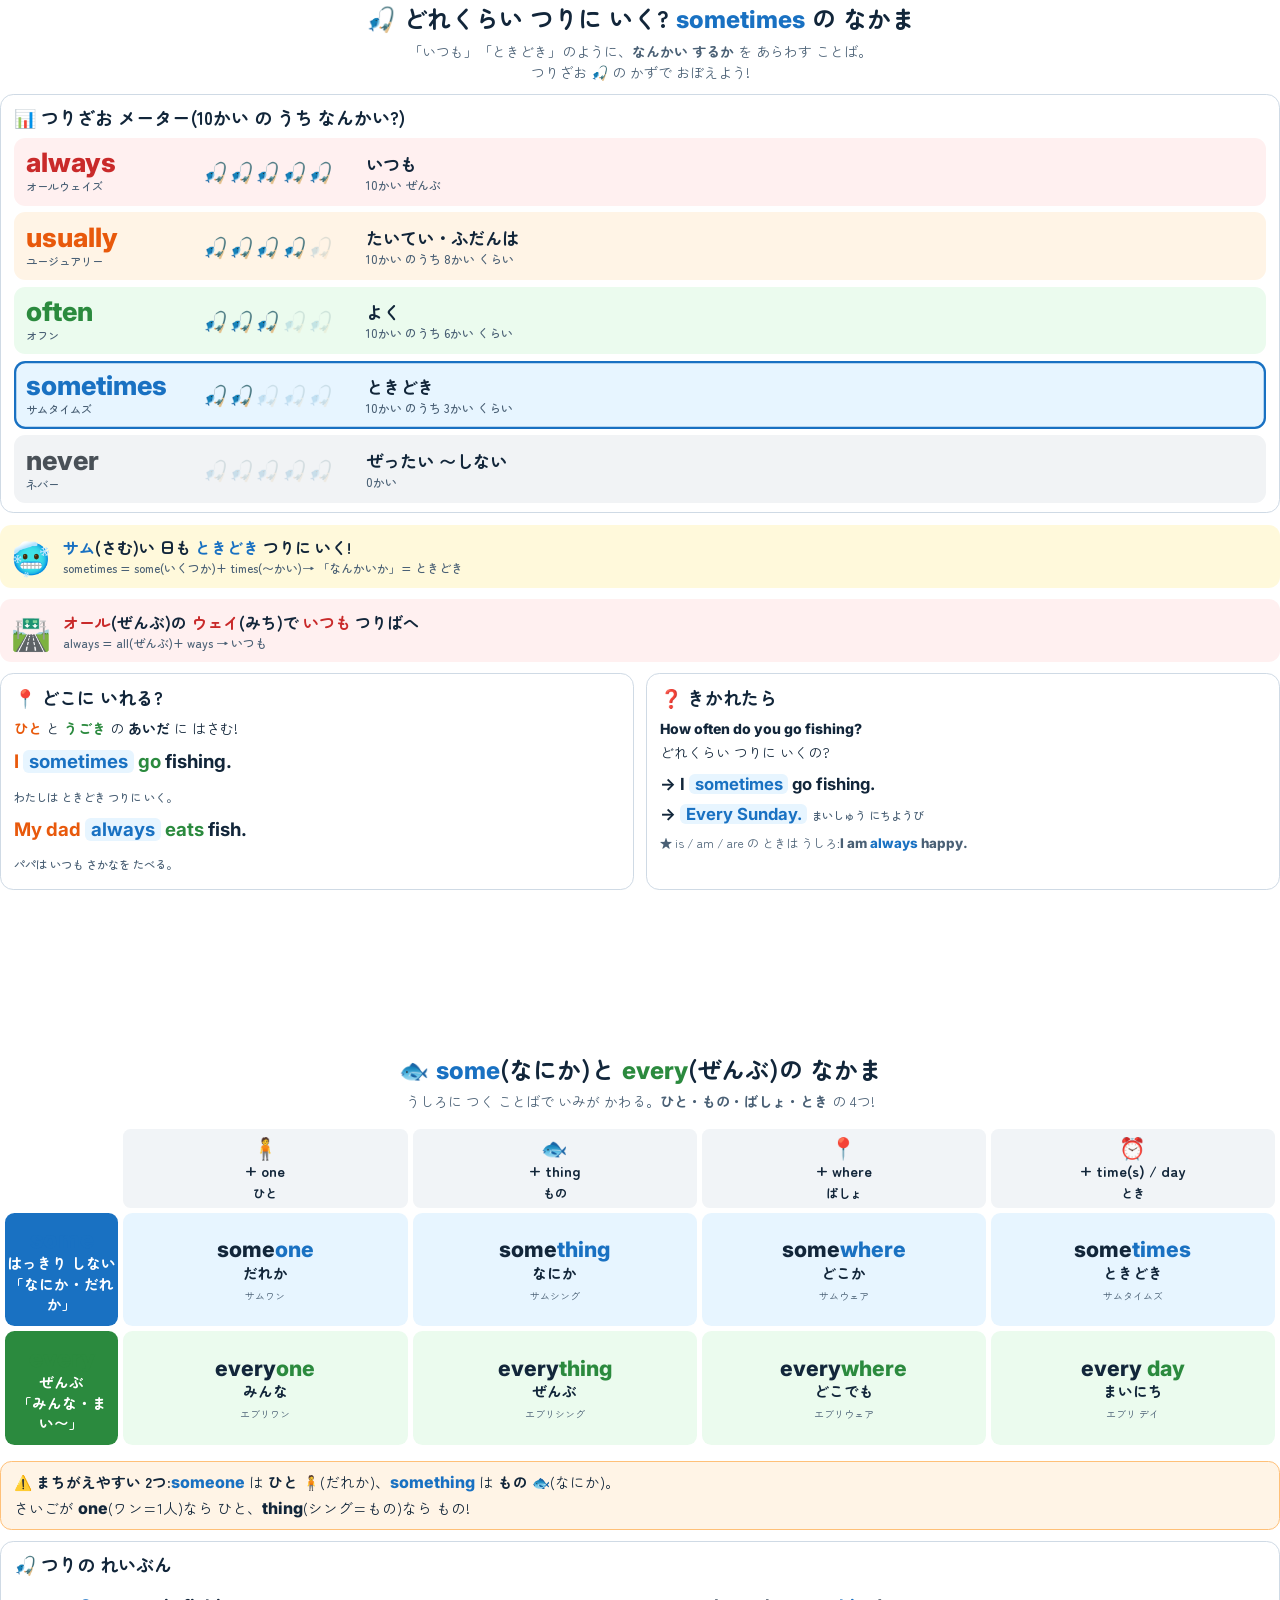
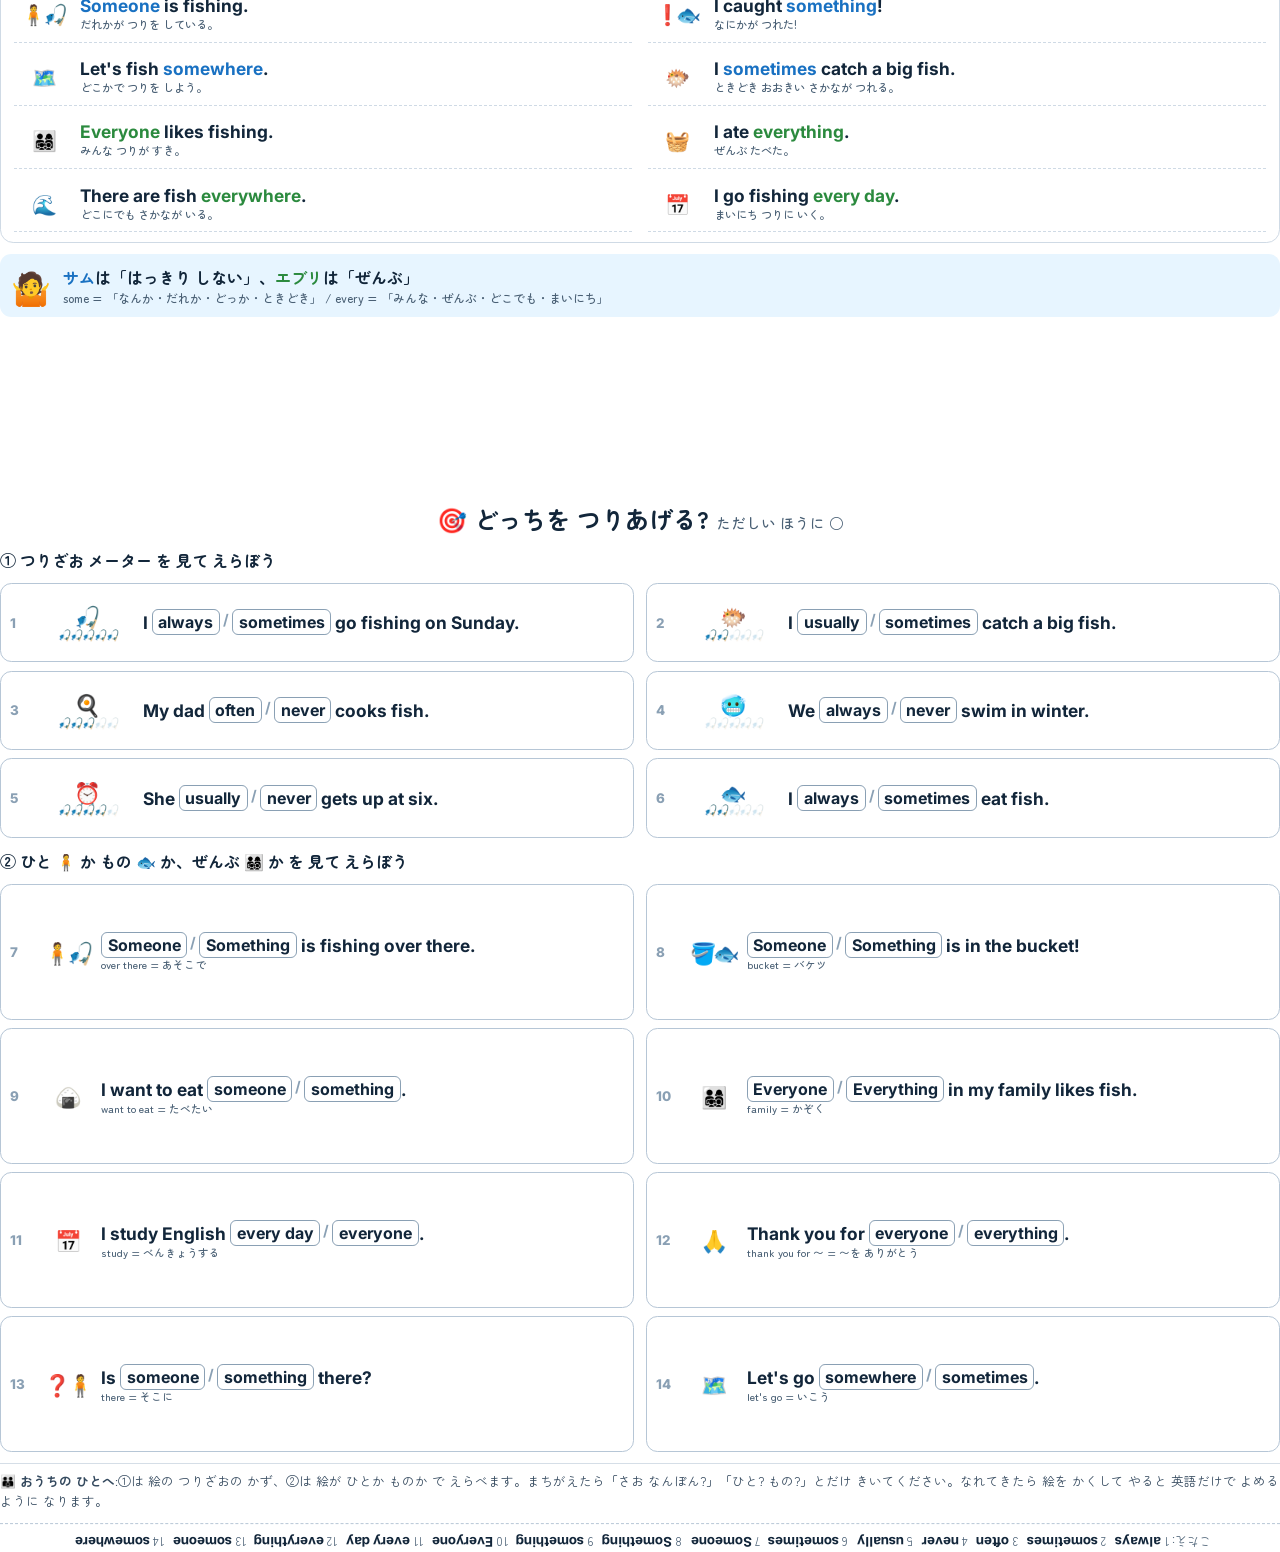
<file: print/sometimes.html>
<!doctype html>
<html lang="ja">
<head>
<meta charset="utf-8">
<meta name="viewport" content="width=device-width, initial-scale=1">
<title>つりで おぼえる sometimes・someone</title>
<link href="https://fonts.googleapis.com/css2?family=Inter:wght@500;700;800&family=Zen+Maru+Gothic:wght@500;700&display=swap" rel="stylesheet">
<style>
  @page { size: A4; margin: 9mm 10mm; }
  * { box-sizing: border-box; }
  html { -webkit-print-color-adjust: exact; print-color-adjust: exact; }
  body { margin: 0; font-family: "Zen Maru Gothic", "IPAGothic", sans-serif; color: #12263a; font-size: 11pt; background: #fff; }
  .en { font-family: "Inter", sans-serif; font-weight: 800; }
  .page { height: 278mm; display: flex; flex-direction: column; gap: 3mm; }
  .page + .page { break-before: page; }
  h1 { font-size: 18pt; margin: 0; text-align: center; }
  .sub { text-align: center; font-size: 10.5pt; color: #4a6075; margin: -1.5mm 0 0; line-height: 1.5; }
  .box { border: .45mm solid #cfdae5; border-radius: 3.5mm; padding: 2.5mm 3.5mm; }
  .box h2 { margin: 0 0 2mm; font-size: 13.5pt; }

  /* どれくらい メーター */
  .meter { display: flex; flex-direction: column; gap: 1.8mm; }
  .mrow { display: grid; grid-template-columns: 44mm 40mm 1fr; align-items: center; gap: 3mm; background: var(--bg); border-radius: 3mm; padding: 3mm 3mm; }
  .mrow .w { font-size: 20pt; color: var(--c); line-height: 1; }
  .mrow .k { font-size: 8.5pt; color: #4a6075; display: block; margin-top: .5mm; font-family: "Zen Maru Gothic", sans-serif; font-weight: 500; }
  .mrow .rods { font-size: 15pt; letter-spacing: .3mm; white-space: nowrap; }
  .mrow .rods .off { opacity: .18; }
  .mrow .ja { font-size: 13pt; font-weight: 700; }
  .mrow .ja small { display: block; font-size: 9pt; font-weight: 500; color: #4a6075; }
  .m5 { --c: #c92a2a; --bg: #fff0f0; } .m4 { --c: #e8590c; --bg: #fff4e6; }
  .m3 { --c: #2b8a3e; --bg: #ebfbee; } .m2 { --c: #1971c2; --bg: #e7f5ff; } .m0 { --c: #495057; --bg: #f1f3f5; }
  .mrow.star { box-shadow: inset 0 0 0 .6mm var(--c); }

  .pos { display: grid; grid-template-columns: 1fr 1fr; gap: 3mm; }
  .pos .box p { margin: 0 0 1.5mm; line-height: 1.6; font-size: 10.5pt; }
  .slot { font-family: "Inter", sans-serif; font-weight: 700; font-size: 14pt; line-height: 1.8; }
  .slot .who { color: #e8590c; } .slot .adv { color: #1971c2; background: #e7f5ff; border-radius: 1.5mm; padding: 0 1.5mm; } .slot .do { color: #2b8a3e; }
  .slot small { font-family: "Zen Maru Gothic", sans-serif; font-weight: 500; font-size: 8.5pt; color: #4a6075; }
  .goro { display: flex; gap: 3mm; align-items: center; background: #fff9db; border-radius: 3mm; padding: 2mm 3mm; font-size: 12pt; font-weight: 700; line-height: 1.5; }
  .goro .ic { font-size: 24pt; }
  .goro b { color: #1971c2; }
  .goro small { display: block; font-size: 9pt; font-weight: 500; color: #4a6075; }

  /* some / every の ひょう */
  table.tb { width: 100%; border-collapse: separate; border-spacing: 1.5mm; table-layout: fixed; }
  table.tb th { font-size: 11pt; padding: 1.5mm 0; border-radius: 2mm; background: #f1f4f7; }
  table.tb th .ic { font-size: 16pt; display: block; line-height: 1.2; }
  table.tb th.corner { background: none; width: 30mm; }
  table.tb td { border-radius: 2.5mm; text-align: center; padding: 3.5mm 0 3mm; background: var(--bg); }
  table.tb td.head { font-size: 11pt; font-weight: 700; color: #fff; background: var(--c); line-height: 1.4; }
  table.tb td.head .en { font-size: 18pt; display: block; }
  table.tb td .en { font-size: 16pt; color: var(--c); display: block; line-height: 1.15; }
  table.tb td .en b { color: #12263a; font-weight: 800; }
  table.tb td .ja { font-size: 11pt; font-weight: 700; }
  table.tb td .kn { font-size: 7.5pt; color: #4a6075; }
  .sm { --c: #1971c2; --bg: #e7f5ff; }
  .ev { --c: #2b8a3e; --bg: #ebfbee; }
  .exs { display: grid; grid-template-columns: 1fr 1fr; gap: 1.5mm 4mm; }
  .exs div { display: flex; gap: 2.5mm; align-items: center; border-bottom: .25mm dashed #cfdae5; padding: 2.6mm 0; }
  .exs .ic { font-size: 15pt; width: 15mm; flex: none; text-align: center; white-space: nowrap; letter-spacing: -1mm; }
  .exs .e { font-family: "Inter", sans-serif; font-weight: 700; font-size: 13pt; }
  .exs .e b { color: var(--c); }
  .exs .j { display: block; font-family: "Zen Maru Gothic", sans-serif; font-weight: 500; font-size: 8.5pt; color: #4a6075; }
  .warn { background: #fff4e6; border: .45mm solid #ffc078; border-radius: 3mm; padding: 2mm 3.5mm; font-size: 11pt; line-height: 1.6; }
  .warn .en { font-size: 12pt; }

  /* 3まいめ */
  .qs { flex: 1; display: grid; grid-template-columns: 1fr 1fr; grid-auto-rows: 1fr; gap: 2.2mm 3mm; }
  .q { border: .4mm solid #b6c6d6; border-radius: 3mm; padding: 1.2mm 2.5mm; display: flex; align-items: center; gap: 2mm; }
  .q .no { font-family: "Inter", sans-serif; font-weight: 800; font-size: 10pt; color: #8aa0b4; width: 6mm; }
  .q .pic { width: 25mm; flex: none; text-align: center; font-size: 16pt; line-height: 1.15; white-space: nowrap; }
  .q .pic small { display: block; font-size: 8pt; letter-spacing: -.3mm; }
  .q .t { font-family: "Inter", sans-serif; font-weight: 700; font-size: 13pt; line-height: 1.5; }
  .q .ch { display: inline-flex; gap: .8mm; vertical-align: 1px; }
  .q .ch span { border: .4mm solid #8aa0b4; border-radius: 1.6mm; padding: 0 1.5mm; font-size: 12pt; }
  .q .ch i { font-style: normal; color: #8aa0b4; font-size: 11pt; }
  .q .j { display: block; font-family: "Zen Maru Gothic", sans-serif; font-size: 8pt; font-weight: 500; color: #4a6075; line-height: 1.2; }
  .qs.p2 .q .pic { width: 14mm; letter-spacing: -1mm; }
  .part { font-size: 12pt; font-weight: 700; margin: 0; }
  .parent { font-size: 9.5pt; line-height: 1.6; color: #34495e; border-top: .3mm solid #d5dee7; padding-top: 1.8mm; }
  .key { transform: rotate(180deg); border-bottom: .3mm dashed #b6c6d6; padding-bottom: 1.8mm; font-size: 9pt; color: #4a6075; text-align: center; line-height: 1.6; }
  .key .en { font-size: 10pt; color: #12263a; margin-right: 1.5mm; font-weight: 700; }
</style>
</head>
<body>

<!-- ============ 1まいめ:どれくらい? ============ -->
<section class="page">
  <h1>🎣 どれくらい つりに いく? <span class="en" style="color:#1971c2">sometimes</span> の なかま</h1>
  <p class="sub">「いつも」「ときどき」のように、<b>なんかい するか</b> を あらわす ことば。<br>つりざお 🎣 の かずで おぼえよう!</p>

  <div class="box">
    <h2>📊 つりざお メーター(10かい の うち なんかい?)</h2>
    <div class="meter">
      <div class="mrow m5"><div><span class="w en">always</span><span class="k">オールウェイズ</span></div><div class="rods">🎣🎣🎣🎣🎣</div><div class="ja">いつも<small>10かい ぜんぶ</small></div></div>
      <div class="mrow m4"><div><span class="w en">usually</span><span class="k">ユージュアリー</span></div><div class="rods">🎣🎣🎣🎣<span class="off">🎣</span></div><div class="ja">たいてい・ふだんは<small>10かい のうち 8かい くらい</small></div></div>
      <div class="mrow m3"><div><span class="w en">often</span><span class="k">オフン</span></div><div class="rods">🎣🎣🎣<span class="off">🎣🎣</span></div><div class="ja">よく<small>10かい のうち 6かい くらい</small></div></div>
      <div class="mrow m2 star"><div><span class="w en">sometimes</span><span class="k">サムタイムズ</span></div><div class="rods">🎣🎣<span class="off">🎣🎣🎣</span></div><div class="ja">ときどき<small>10かい のうち 3かい くらい</small></div></div>
      <div class="mrow m0"><div><span class="w en">never</span><span class="k">ネバー</span></div><div class="rods"><span class="off">🎣🎣🎣🎣🎣</span></div><div class="ja">ぜったい 〜しない<small>0かい</small></div></div>
    </div>
  </div>

  <div class="goro"><span class="ic">🥶</span><div><b>サム</b>(さむ)い 日も <b>ときどき</b> つりに いく!<small>sometimes = some(いくつか)+ times(〜かい)→ 「なんかいか」= ときどき</small></div></div>
  <div class="goro" style="background:#fff0f0"><span class="ic">🛣️</span><div><b style="color:#c92a2a">オール</b>(ぜんぶ)の <b style="color:#c92a2a">ウェイ</b>(みち)で <b style="color:#c92a2a">いつも</b> つりばへ<small>always = all(ぜんぶ)+ ways → いつも</small></div></div>

  <div class="pos">
    <div class="box">
      <h2>📍 どこに いれる?</h2>
      <p><span style="color:#e8590c;font-weight:700">ひと</span> と <span style="color:#2b8a3e;font-weight:700">うごき</span> の <b>あいだ</b> に はさむ!</p>
      <div class="slot"><span class="who">I</span> <span class="adv">sometimes</span> <span class="do">go</span> fishing.<br><small>わたしは ときどき つりに いく。</small></div>
      <div class="slot"><span class="who">My dad</span> <span class="adv">always</span> <span class="do">eats</span> fish.<br><small>パパは いつも さかなを たべる。</small></div>
    </div>
    <div class="box">
      <h2>❓ きかれたら</h2>
      <p><span class="en">How often do you go fishing?</span><br>どれくらい つりに いくの?</p>
      <div class="slot" style="font-size:12.5pt">→ I <span class="adv">sometimes</span> go fishing.<br>→ <span class="adv">Every Sunday.</span> <small>まいしゅう にちようび</small></div>
      <p style="font-size:9pt;color:#4a6075;margin-top:1mm">★ is / am / are の ときは うしろ:<span class="en" style="font-size:10pt">I am <span style="color:#1971c2">always</span> happy.</span></p>
    </div>
  </div>
</section>

<!-- ============ 2まいめ:some と every ============ -->
<section class="page">
  <h1>🐟 <span class="en" style="color:#1971c2">some</span>(なにか)と <span class="en" style="color:#2b8a3e">every</span>(ぜんぶ)の なかま</h1>
  <p class="sub">うしろに つく ことばで いみが かわる。<b>ひと・もの・ばしょ・とき</b> の 4つ!</p>

  <table class="tb">
    <tr><th class="corner"></th>
      <th><span class="ic">🧍</span>+ one<br><small>ひと</small></th>
      <th><span class="ic">🐟</span>+ thing<br><small>もの</small></th>
      <th><span class="ic">📍</span>+ where<br><small>ばしょ</small></th>
      <th><span class="ic">⏰</span>+ time(s) / day<br><small>とき</small></th></tr>
    <tr class="sm"><td class="head"><span class="en">some</span>はっきり しない<br>「なにか・だれか」</td>
      <td><span class="en"><b>some</b>one</span><span class="ja">だれか</span><br><span class="kn">サムワン</span></td>
      <td><span class="en"><b>some</b>thing</span><span class="ja">なにか</span><br><span class="kn">サムシング</span></td>
      <td><span class="en"><b>some</b>where</span><span class="ja">どこか</span><br><span class="kn">サムウェア</span></td>
      <td><span class="en"><b>some</b>times</span><span class="ja">ときどき</span><br><span class="kn">サムタイムズ</span></td></tr>
    <tr class="ev"><td class="head"><span class="en">every</span>ぜんぶ<br>「みんな・まい〜」</td>
      <td><span class="en"><b>every</b>one</span><span class="ja">みんな</span><br><span class="kn">エブリワン</span></td>
      <td><span class="en"><b>every</b>thing</span><span class="ja">ぜんぶ</span><br><span class="kn">エブリシング</span></td>
      <td><span class="en"><b>every</b>where</span><span class="ja">どこでも</span><br><span class="kn">エブリウェア</span></td>
      <td><span class="en"><b>every</b> day</span><span class="ja">まいにち</span><br><span class="kn">エブリ デイ</span></td></tr>
  </table>

  <div class="warn">⚠️ <b>まちがえやすい 2つ</b>:<span class="en" style="color:#1971c2">someone</span> は <b>ひと</b> 🧍(だれか)、<span class="en" style="color:#1971c2">something</span> は <b>もの</b> 🐟(なにか)。<br>さいごが <span class="en">one</span>(ワン=1人)なら ひと、<span class="en">thing</span>(シング=もの)なら もの!</div>

  <div class="box sm">
    <h2>🎣 つりの れいぶん</h2>
    <div class="exs">
      <div class="sm"><span class="ic">🧍🎣</span><span class="e"><b>Someone</b> is fishing.<span class="j">だれかが つりを している。</span></span></div>
      <div class="sm"><span class="ic">❗🐟</span><span class="e">I caught <b>something</b>!<span class="j">なにかが つれた!</span></span></div>
      <div class="sm"><span class="ic">🗺️</span><span class="e">Let's fish <b>somewhere</b>.<span class="j">どこかで つりを しよう。</span></span></div>
      <div class="sm"><span class="ic">🐡</span><span class="e">I <b>sometimes</b> catch a big fish.<span class="j">ときどき おおきい さかなが つれる。</span></span></div>
      <div class="ev"><span class="ic">👨‍👩‍👧‍👦</span><span class="e"><b>Everyone</b> likes fishing.<span class="j">みんな つりが すき。</span></span></div>
      <div class="ev"><span class="ic">🧺</span><span class="e">I ate <b>everything</b>.<span class="j">ぜんぶ たべた。</span></span></div>
      <div class="ev"><span class="ic">🌊</span><span class="e">There are fish <b>everywhere</b>.<span class="j">どこにでも さかなが いる。</span></span></div>
      <div class="ev"><span class="ic">📅</span><span class="e">I go fishing <b>every day</b>.<span class="j">まいにち つりに いく。</span></span></div>
    </div>
  </div>

  <div class="goro" style="background:#e7f5ff"><span class="ic">🤷</span><div><b>サム</b>は「はっきり しない」、<b style="color:#2b8a3e">エブリ</b>は「ぜんぶ」<small>some = 「なんか・だれか・どっか・ときどき」 / every = 「みんな・ぜんぶ・どこでも・まいにち」</small></div></div>
</section>

<!-- ============ 3まいめ:れんしゅう ============ -->
<section class="page">
  <h1>🎯 どっちを つりあげる? <span style="font-size:11pt;font-weight:500;color:#4a6075">ただしい ほうに ○</span></h1>
  <p class="part">① つりざお メーター を 見て えらぼう</p>
  <div class="qs" style="flex:0 0 auto; grid-auto-rows: 21mm">
    <div class="q"><span class="no">1</span><span class="pic">🎣<small>🎣🎣🎣🎣🎣</small></span><span class="t">I <span class="ch"><span>always</span><i>/</i><span>sometimes</span></span> go fishing on Sunday.</span></div>
    <div class="q"><span class="no">2</span><span class="pic">🐡<small>🎣🎣<span style="opacity:.2">🎣🎣🎣</span></small></span><span class="t">I <span class="ch"><span>usually</span><i>/</i><span>sometimes</span></span> catch a big fish.</span></div>
    <div class="q"><span class="no">3</span><span class="pic">🍳<small>🎣🎣🎣<span style="opacity:.2">🎣🎣</span></small></span><span class="t">My dad <span class="ch"><span>often</span><i>/</i><span>never</span></span> cooks fish.</span></div>
    <div class="q"><span class="no">4</span><span class="pic">🥶<small><span style="opacity:.2">🎣🎣🎣🎣🎣</span></small></span><span class="t">We <span class="ch"><span>always</span><i>/</i><span>never</span></span> swim in winter.</span></div>
    <div class="q"><span class="no">5</span><span class="pic">⏰<small>🎣🎣🎣🎣<span style="opacity:.2">🎣</span></small></span><span class="t">She <span class="ch"><span>usually</span><i>/</i><span>never</span></span> gets up at six.</span></div>
    <div class="q"><span class="no">6</span><span class="pic">🐟<small>🎣🎣<span style="opacity:.2">🎣🎣🎣</span></small></span><span class="t">I <span class="ch"><span>always</span><i>/</i><span>sometimes</span></span> eat fish.</span></div>
  </div>
  <p class="part">② ひと 🧍 か もの 🐟 か、ぜんぶ 👨‍👩‍👧‍👦 か を 見て えらぼう</p>
  <div class="qs p2">
    <div class="q"><span class="no">7</span><span class="pic">🧍🎣</span><span class="t"><span class="ch"><span>Someone</span><i>/</i><span>Something</span></span> is fishing over there.<span class="j">over there = あそこで</span></span></div>
    <div class="q"><span class="no">8</span><span class="pic">🪣🐟</span><span class="t"><span class="ch"><span>Someone</span><i>/</i><span>Something</span></span> is in the bucket!<span class="j">bucket = バケツ</span></span></div>
    <div class="q"><span class="no">9</span><span class="pic">🍙</span><span class="t">I want to eat <span class="ch"><span>someone</span><i>/</i><span>something</span></span>.<span class="j">want to eat = たべたい</span></span></div>
    <div class="q"><span class="no">10</span><span class="pic">👨‍👩‍👧‍👦</span><span class="t"><span class="ch"><span>Everyone</span><i>/</i><span>Everything</span></span> in my family likes fish.<span class="j">family = かぞく</span></span></div>
    <div class="q"><span class="no">11</span><span class="pic">📅</span><span class="t">I study English <span class="ch"><span>every day</span><i>/</i><span>everyone</span></span>.<span class="j">study = べんきょうする</span></span></div>
    <div class="q"><span class="no">12</span><span class="pic">🙏</span><span class="t">Thank you for <span class="ch"><span>everyone</span><i>/</i><span>everything</span></span>.<span class="j">thank you for 〜 = 〜を ありがとう</span></span></div>
    <div class="q"><span class="no">13</span><span class="pic">❓🧍</span><span class="t">Is <span class="ch"><span>someone</span><i>/</i><span>something</span></span> there?<span class="j">there = そこに</span></span></div>
    <div class="q"><span class="no">14</span><span class="pic">🗺️</span><span class="t">Let's go <span class="ch"><span>somewhere</span><i>/</i><span>sometimes</span></span>.<span class="j">let's go = いこう</span></span></div>
  </div>
  <div class="parent">👪 <b>おうちの ひとへ</b>:①は 絵の つりざおの かず、②は 絵が ひとか ものか で えらべます。まちがえたら「さお なんぼん?」「ひと? もの?」とだけ きいてください。なれてきたら 絵を かくして やると 英語だけで よめる ように なります。</div>
  <div class="key">こたえ: 1 <span class="en">always</span> 2 <span class="en">sometimes</span> 3 <span class="en">often</span> 4 <span class="en">never</span> 5 <span class="en">usually</span> 6 <span class="en">sometimes</span> 7 <span class="en">Someone</span> 8 <span class="en">Something</span> 9 <span class="en">something</span> 10 <span class="en">Everyone</span> 11 <span class="en">every day</span> 12 <span class="en">everything</span> 13 <span class="en">someone</span> 14 <span class="en">somewhere</span></div>
</section>
</body>
</html>
</file>
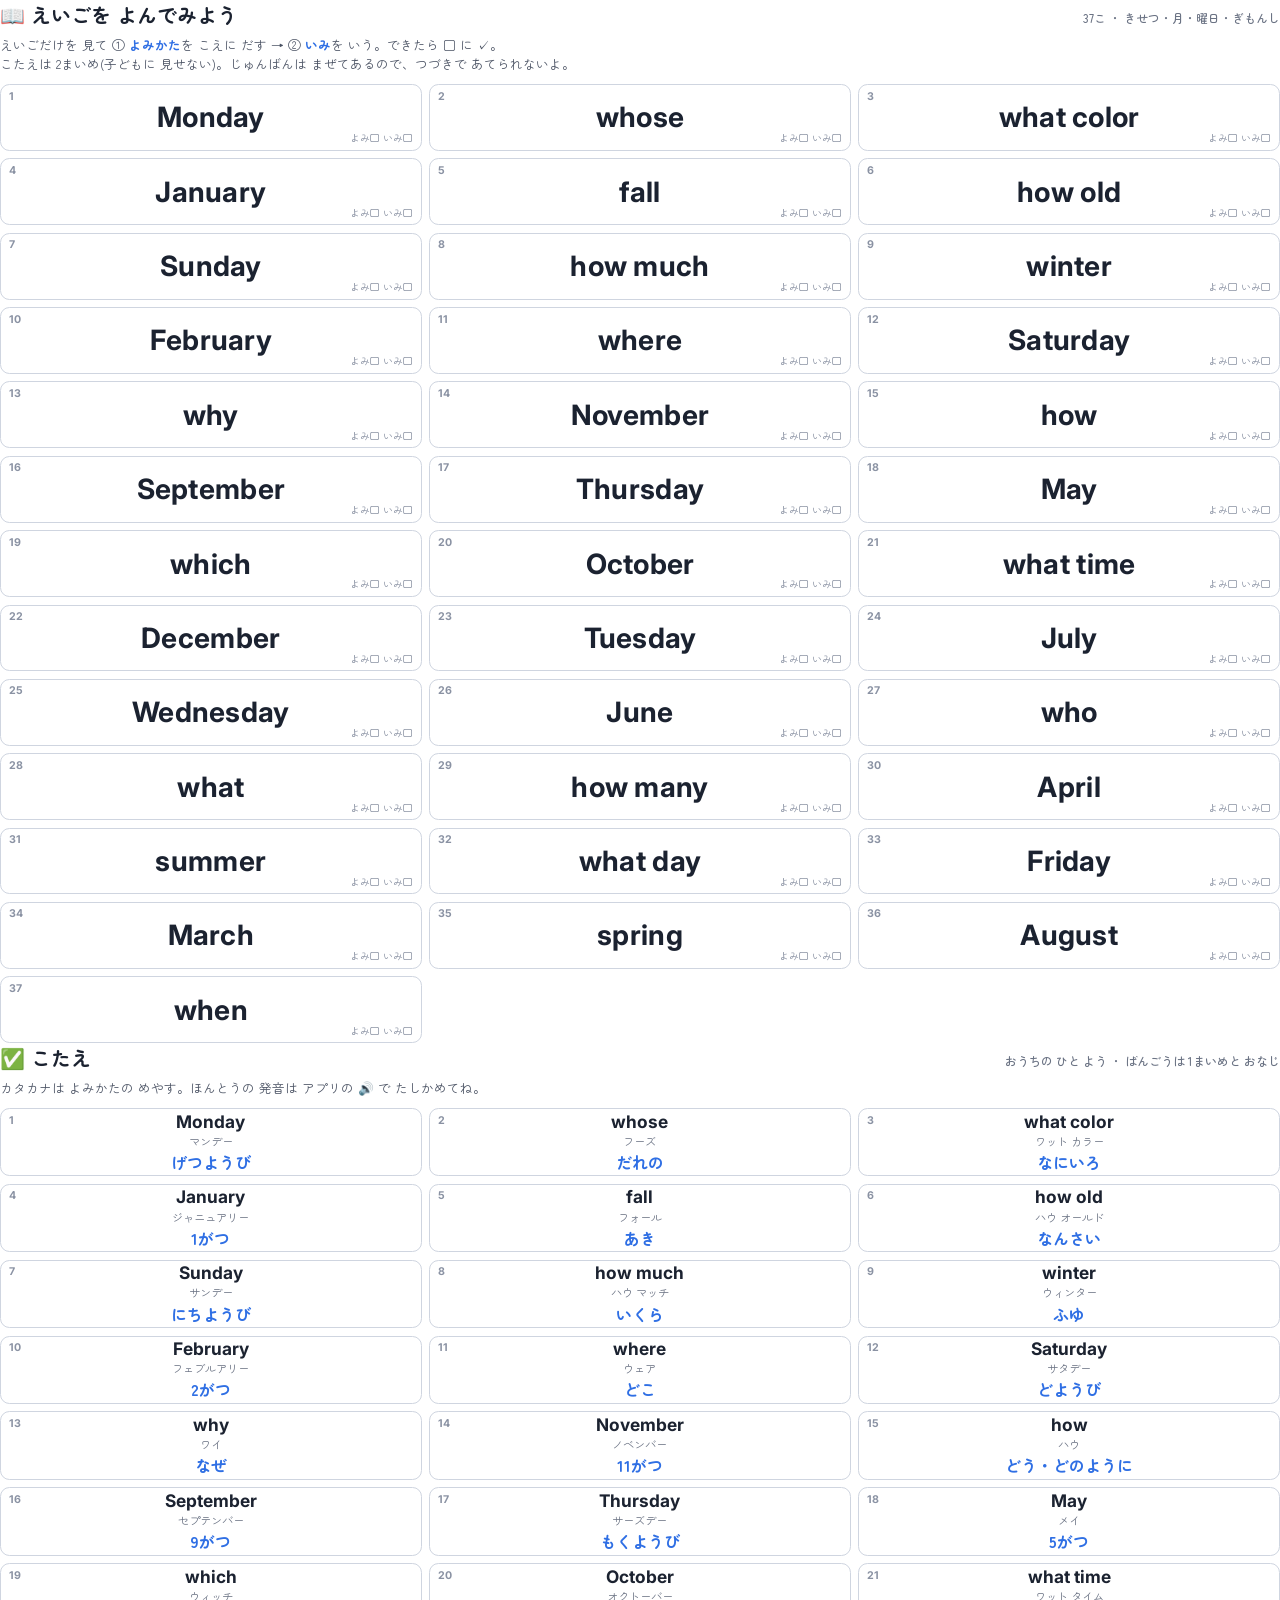
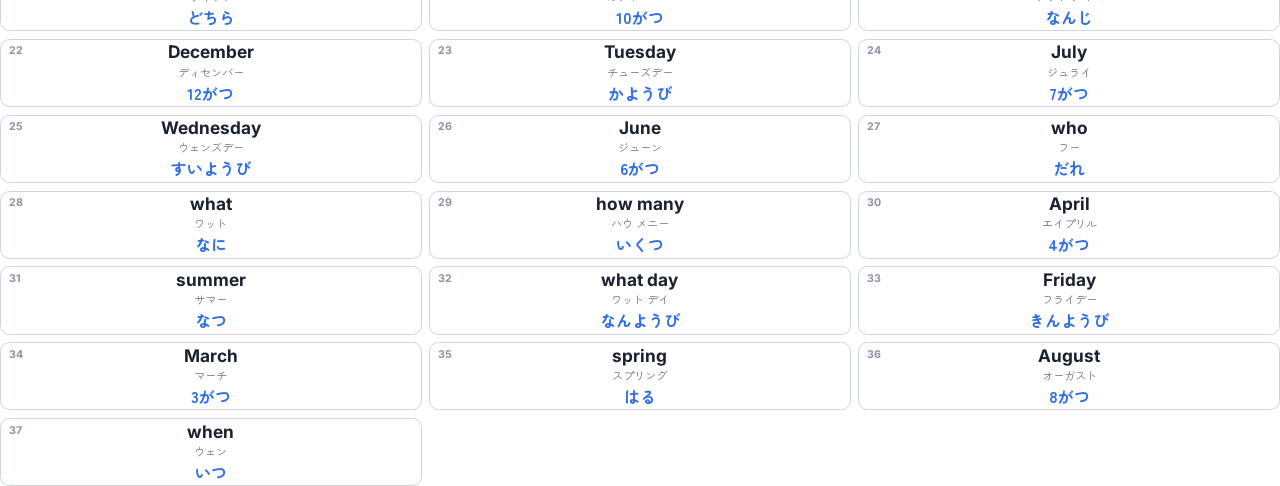
<file: print/yomi.html>
<!doctype html>
<html lang="ja">
<head>
<meta charset="utf-8">
<meta name="viewport" content="width=device-width, initial-scale=1">
<title>えいごを よむ れんしゅう</title>
<link href="https://fonts.googleapis.com/css2?family=Inter:wght@500;700;800&family=Zen+Maru+Gothic:wght@500;700&display=swap" rel="stylesheet">
<style>
  @page { size: A4; margin: 10mm 10mm; }
  * { box-sizing: border-box; }
  html { -webkit-print-color-adjust: exact; print-color-adjust: exact; }
  body { margin: 0; font-family: "Zen Maru Gothic", "IPAGothic", sans-serif; color: #1b2230; }
  .page { height: 276mm; display: flex; flex-direction: column; }
  .page + .page { break-before: page; }
  h1 { font-size: 15pt; margin: 0; display: flex; justify-content: space-between; align-items: baseline; }
  h1 small { font-size: 9pt; color: #6b7384; font-weight: 500; }
  .how { font-size: 9.5pt; color: #4a5263; margin: 1.5mm 0 3mm; line-height: 1.5; }
  .how b { color: #2f6fe4; }
  .grid { flex: 1; display: grid; grid-template-columns: repeat(3, 1fr); grid-auto-rows: 1fr; gap: 2mm; }
  .qc, .ac { border: .35mm solid #cfd5e0; border-radius: 2.5mm; position: relative; display: flex; align-items: center; }
  .no { position: absolute; top: 1.2mm; left: 2mm; font-family: "Inter", sans-serif; font-size: 8pt; font-weight: 700; color: #8a92a3; }
  .qc { justify-content: center; }
  .qc .en { font-family: "Inter", sans-serif; font-weight: 700; font-size: 21pt; letter-spacing: .01em; }
  .qc .chk { position: absolute; right: 2mm; bottom: 1.2mm; font-size: 7.5pt; color: #8a92a3; }
  .ac { flex-direction: column; justify-content: center; gap: .3mm; }
  .ac .en { font-family: "Inter", sans-serif; font-weight: 700; font-size: 13pt; }
  .ac .kana { font-size: 8.5pt; color: #6b7384; }
  .ac .ja { font-size: 12pt; font-weight: 700; color: #2f6fe4; }
</style>
</head>
<body>
<section class="page">
  <h1>📖 えいごを よんでみよう <small>37こ ・ きせつ・月・曜日・ぎもんし</small></h1>
  <div class="how">えいごだけを 見て ① <b>よみかた</b>を こえに だす → ② <b>いみ</b>を いう。できたら □ に ✓。<br>こたえは 2まいめ(子どもに 見せない)。じゅんばんは まぜてあるので、つづきで あてられないよ。</div>
  <div class="grid"><div class="qc"><span class="no">1</span><span class="en">Monday</span><span class="chk">よみ□ いみ□</span></div><div class="qc"><span class="no">2</span><span class="en">whose</span><span class="chk">よみ□ いみ□</span></div><div class="qc"><span class="no">3</span><span class="en">what color</span><span class="chk">よみ□ いみ□</span></div><div class="qc"><span class="no">4</span><span class="en">January</span><span class="chk">よみ□ いみ□</span></div><div class="qc"><span class="no">5</span><span class="en">fall</span><span class="chk">よみ□ いみ□</span></div><div class="qc"><span class="no">6</span><span class="en">how old</span><span class="chk">よみ□ いみ□</span></div><div class="qc"><span class="no">7</span><span class="en">Sunday</span><span class="chk">よみ□ いみ□</span></div><div class="qc"><span class="no">8</span><span class="en">how much</span><span class="chk">よみ□ いみ□</span></div><div class="qc"><span class="no">9</span><span class="en">winter</span><span class="chk">よみ□ いみ□</span></div><div class="qc"><span class="no">10</span><span class="en">February</span><span class="chk">よみ□ いみ□</span></div><div class="qc"><span class="no">11</span><span class="en">where</span><span class="chk">よみ□ いみ□</span></div><div class="qc"><span class="no">12</span><span class="en">Saturday</span><span class="chk">よみ□ いみ□</span></div><div class="qc"><span class="no">13</span><span class="en">why</span><span class="chk">よみ□ いみ□</span></div><div class="qc"><span class="no">14</span><span class="en">November</span><span class="chk">よみ□ いみ□</span></div><div class="qc"><span class="no">15</span><span class="en">how</span><span class="chk">よみ□ いみ□</span></div><div class="qc"><span class="no">16</span><span class="en">September</span><span class="chk">よみ□ いみ□</span></div><div class="qc"><span class="no">17</span><span class="en">Thursday</span><span class="chk">よみ□ いみ□</span></div><div class="qc"><span class="no">18</span><span class="en">May</span><span class="chk">よみ□ いみ□</span></div><div class="qc"><span class="no">19</span><span class="en">which</span><span class="chk">よみ□ いみ□</span></div><div class="qc"><span class="no">20</span><span class="en">October</span><span class="chk">よみ□ いみ□</span></div><div class="qc"><span class="no">21</span><span class="en">what time</span><span class="chk">よみ□ いみ□</span></div><div class="qc"><span class="no">22</span><span class="en">December</span><span class="chk">よみ□ いみ□</span></div><div class="qc"><span class="no">23</span><span class="en">Tuesday</span><span class="chk">よみ□ いみ□</span></div><div class="qc"><span class="no">24</span><span class="en">July</span><span class="chk">よみ□ いみ□</span></div><div class="qc"><span class="no">25</span><span class="en">Wednesday</span><span class="chk">よみ□ いみ□</span></div><div class="qc"><span class="no">26</span><span class="en">June</span><span class="chk">よみ□ いみ□</span></div><div class="qc"><span class="no">27</span><span class="en">who</span><span class="chk">よみ□ いみ□</span></div><div class="qc"><span class="no">28</span><span class="en">what</span><span class="chk">よみ□ いみ□</span></div><div class="qc"><span class="no">29</span><span class="en">how many</span><span class="chk">よみ□ いみ□</span></div><div class="qc"><span class="no">30</span><span class="en">April</span><span class="chk">よみ□ いみ□</span></div><div class="qc"><span class="no">31</span><span class="en">summer</span><span class="chk">よみ□ いみ□</span></div><div class="qc"><span class="no">32</span><span class="en">what day</span><span class="chk">よみ□ いみ□</span></div><div class="qc"><span class="no">33</span><span class="en">Friday</span><span class="chk">よみ□ いみ□</span></div><div class="qc"><span class="no">34</span><span class="en">March</span><span class="chk">よみ□ いみ□</span></div><div class="qc"><span class="no">35</span><span class="en">spring</span><span class="chk">よみ□ いみ□</span></div><div class="qc"><span class="no">36</span><span class="en">August</span><span class="chk">よみ□ いみ□</span></div><div class="qc"><span class="no">37</span><span class="en">when</span><span class="chk">よみ□ いみ□</span></div></div>
</section>
<section class="page">
  <h1>✅ こたえ <small>おうちの ひと よう ・ ばんごうは 1まいめと おなじ</small></h1>
  <div class="how">カタカナは よみかたの めやす。ほんとうの 発音は アプリの 🔊 で たしかめてね。</div>
  <div class="grid"><div class="ac"><span class="no">1</span><span class="en">Monday</span><span class="kana">マンデー</span><span class="ja">げつようび</span></div><div class="ac"><span class="no">2</span><span class="en">whose</span><span class="kana">フーズ</span><span class="ja">だれの</span></div><div class="ac"><span class="no">3</span><span class="en">what color</span><span class="kana">ワット カラー</span><span class="ja">なにいろ</span></div><div class="ac"><span class="no">4</span><span class="en">January</span><span class="kana">ジャニュアリー</span><span class="ja">1がつ</span></div><div class="ac"><span class="no">5</span><span class="en">fall</span><span class="kana">フォール</span><span class="ja">あき</span></div><div class="ac"><span class="no">6</span><span class="en">how old</span><span class="kana">ハウ オールド</span><span class="ja">なんさい</span></div><div class="ac"><span class="no">7</span><span class="en">Sunday</span><span class="kana">サンデー</span><span class="ja">にちようび</span></div><div class="ac"><span class="no">8</span><span class="en">how much</span><span class="kana">ハウ マッチ</span><span class="ja">いくら</span></div><div class="ac"><span class="no">9</span><span class="en">winter</span><span class="kana">ウィンター</span><span class="ja">ふゆ</span></div><div class="ac"><span class="no">10</span><span class="en">February</span><span class="kana">フェブルアリー</span><span class="ja">2がつ</span></div><div class="ac"><span class="no">11</span><span class="en">where</span><span class="kana">ウェア</span><span class="ja">どこ</span></div><div class="ac"><span class="no">12</span><span class="en">Saturday</span><span class="kana">サタデー</span><span class="ja">どようび</span></div><div class="ac"><span class="no">13</span><span class="en">why</span><span class="kana">ワイ</span><span class="ja">なぜ</span></div><div class="ac"><span class="no">14</span><span class="en">November</span><span class="kana">ノベンバー</span><span class="ja">11がつ</span></div><div class="ac"><span class="no">15</span><span class="en">how</span><span class="kana">ハウ</span><span class="ja">どう・どのように</span></div><div class="ac"><span class="no">16</span><span class="en">September</span><span class="kana">セプテンバー</span><span class="ja">9がつ</span></div><div class="ac"><span class="no">17</span><span class="en">Thursday</span><span class="kana">サーズデー</span><span class="ja">もくようび</span></div><div class="ac"><span class="no">18</span><span class="en">May</span><span class="kana">メイ</span><span class="ja">5がつ</span></div><div class="ac"><span class="no">19</span><span class="en">which</span><span class="kana">ウィッチ</span><span class="ja">どちら</span></div><div class="ac"><span class="no">20</span><span class="en">October</span><span class="kana">オクトーバー</span><span class="ja">10がつ</span></div><div class="ac"><span class="no">21</span><span class="en">what time</span><span class="kana">ワット タイム</span><span class="ja">なんじ</span></div><div class="ac"><span class="no">22</span><span class="en">December</span><span class="kana">ディセンバー</span><span class="ja">12がつ</span></div><div class="ac"><span class="no">23</span><span class="en">Tuesday</span><span class="kana">チューズデー</span><span class="ja">かようび</span></div><div class="ac"><span class="no">24</span><span class="en">July</span><span class="kana">ジュライ</span><span class="ja">7がつ</span></div><div class="ac"><span class="no">25</span><span class="en">Wednesday</span><span class="kana">ウェンズデー</span><span class="ja">すいようび</span></div><div class="ac"><span class="no">26</span><span class="en">June</span><span class="kana">ジューン</span><span class="ja">6がつ</span></div><div class="ac"><span class="no">27</span><span class="en">who</span><span class="kana">フー</span><span class="ja">だれ</span></div><div class="ac"><span class="no">28</span><span class="en">what</span><span class="kana">ワット</span><span class="ja">なに</span></div><div class="ac"><span class="no">29</span><span class="en">how many</span><span class="kana">ハウ メニー</span><span class="ja">いくつ</span></div><div class="ac"><span class="no">30</span><span class="en">April</span><span class="kana">エイプリル</span><span class="ja">4がつ</span></div><div class="ac"><span class="no">31</span><span class="en">summer</span><span class="kana">サマー</span><span class="ja">なつ</span></div><div class="ac"><span class="no">32</span><span class="en">what day</span><span class="kana">ワット デイ</span><span class="ja">なんようび</span></div><div class="ac"><span class="no">33</span><span class="en">Friday</span><span class="kana">フライデー</span><span class="ja">きんようび</span></div><div class="ac"><span class="no">34</span><span class="en">March</span><span class="kana">マーチ</span><span class="ja">3がつ</span></div><div class="ac"><span class="no">35</span><span class="en">spring</span><span class="kana">スプリング</span><span class="ja">はる</span></div><div class="ac"><span class="no">36</span><span class="en">August</span><span class="kana">オーガスト</span><span class="ja">8がつ</span></div><div class="ac"><span class="no">37</span><span class="en">when</span><span class="kana">ウェン</span><span class="ja">いつ</span></div></div>
</section>
</body>
</html>
</file>
<file: style.css>
/* =========================================================
   えいご つり 5きゅう
   うみと つりの みため。カードの 文字は よみやすさ ゆうせんの まま。
   ========================================================= */

:root {
  --bg:        #E6F4FA;
  --surface:   #FFFFFF;
  --line:      #CFE3EE;
  --line-soft: #EAF4F9;

  --ink:       #0F2A3D;   /* 本文 */
  --ink-2:     #4B6475;   /* そえ字 */
  --ink-3:     #8BA3B3;   /* うすい */

  --accent:    #0B7FC4;   /* うみ */
  --accent-d:  #075A8C;
  --accent-bg: #DDF0FA;

  --ok:        #12A150;
  --ok-bg:     #E8F7EE;
  --lure:      #F76707;   /* ルアーの オレンジ(つりあげる ボタン) */
  --navy:      #0B3D6E;
  --ng:        #E0385A;
  --ng-bg:     #FDECEF;
  --warn:      #B25E00;
  --warn-bg:   #FFF4E2;

  --r:   14px;
  --r-s: 10px;
  --shadow:   0 1px 2px rgba(16,24,40,.05), 0 1px 3px rgba(16,24,40,.06);
  --shadow-m: 0 4px 12px rgba(16,24,40,.08);

  /* えいぶんは よみやすさ さいゆうせん。ドット字は つかわない */
  --en: "Inter", -apple-system, BlinkMacSystemFont, "Segoe UI", Roboto, sans-serif;
  --ja: "Zen Maru Gothic", "Hiragino Maru Gothic ProN", "Hiragino Sans", sans-serif;
}

* { box-sizing: border-box; margin: 0; padding: 0; -webkit-tap-highlight-color: transparent; }

html, body {
  background: linear-gradient(180deg, #DFF2FB 0%, #EAF6FB 40%, #F4FAFD 100%) fixed;
  color: var(--ink);
  font-family: var(--ja);
  font-size: 16px;
  line-height: 1.7;
  -webkit-text-size-adjust: 100%;
  overscroll-behavior-y: contain;
}

button { font-family: inherit; color: inherit; border: none; background: none; cursor: pointer; }
input { font-family: inherit; }

#app { max-width: 480px; margin: 0 auto; min-height: 100vh; padding-bottom: 56px; }

/* ---------- うえの バー ---------- */
.topbar {
  position: sticky; top: 0; z-index: 40;
  display: flex; align-items: center; justify-content: space-between; gap: 12px;
  padding: 14px 18px;
  background: linear-gradient(90deg, #0B3D6E, #0B7FC4);
  color: #fff;
  box-shadow: 0 2px 10px rgba(11,61,110,.25);
}
.brand { font-size: 16px; font-weight: 700; letter-spacing: .02em; cursor: pointer; }
.countdown-chip {
  font-size: 12px; color: var(--ink-2);
  background: var(--surface);
  border: 1px solid var(--line);
  border-radius: 999px;
  padding: 5px 12px;
  white-space: nowrap;
}
.countdown-chip b { font-family: var(--en); font-size: 14px; color: var(--lure); font-weight: 700; }

/* ---------- がめん ---------- */
.screen { padding: 18px 16px 8px; }
.hidden { display: none !important; }

.scr-title { font-size: 19px; font-weight: 700; margin: 4px 0 6px; letter-spacing: .01em; }
.scr-desc  { font-size: 13px; color: var(--ink-2); line-height: 1.8; margin-bottom: 16px; }
.pace      { font-size: 13px; color: var(--ink-2); margin: 0 2px 16px; line-height: 1.7; }

.back-btn {
  font-size: 14px; color: var(--ink-2);
  padding: 6px 2px; margin-bottom: 10px;
}
.back-btn:active { color: var(--ink); }

/* ---------- タイル(ボタン) ---------- */
.tile {
  display: flex; align-items: center; gap: 12px;
  width: 100%; text-align: left;
  background: var(--surface);
  border: 1px solid var(--line);
  border-radius: var(--r);
  padding: 15px 16px;
  margin-bottom: 10px;
  box-shadow: var(--shadow);
  transition: transform .12s ease, box-shadow .12s ease, background .12s ease;
  position: relative;
}
.tile:active { transform: scale(.985); box-shadow: none; }
.tile-main  { flex: 1; min-width: 0; display: flex; flex-direction: column; gap: 3px; }
.tile-title { font-size: 15px; font-weight: 600; line-height: 1.5; }
.tile-sub   { font-size: 12px; color: var(--ink-2); line-height: 1.6; }
.tile-arrow { font-size: 16px; color: var(--ink-3); flex-shrink: 0; }

.tile-primary { background: linear-gradient(135deg, #1098DE, var(--accent)); border-color: var(--accent); color: #fff; box-shadow: 0 3px 10px rgba(11,127,196,.3); }
.tile-primary .tile-sub, .tile-primary .tile-arrow { color: rgba(255,255,255,.8); }
.tile-quiet  { background: transparent; box-shadow: none; }
.tile-ok {
  background: linear-gradient(180deg, #FF8A3D, var(--lure)); border-color: var(--lure); color: #fff;
  box-shadow: 0 3px 0 #C24E00, 0 6px 14px rgba(247,103,7,.3);
  justify-content: center; margin-top: 4px; padding: 17px 16px;
}
.tile-ok .tile-title { font-size: 17px; font-weight: 700; }
.tile-ok:active { transform: translateY(2px); box-shadow: 0 1px 0 #C24E00; }
.tile-forgot { background: #fff; border: 1.5px dashed var(--ink-3); box-shadow: none; justify-content: center; }
.tile-forgot .tile-title { text-align: center; color: var(--ink-2); }
.tile-review {
  background: linear-gradient(135deg, #12B886, #0CA678); border-color: #0CA678; color: #fff;
  box-shadow: 0 3px 10px rgba(12,166,120,.3);
}
.tile-review .tile-sub, .tile-review .tile-arrow { color: rgba(255,255,255,.85); }
.tile-ok .tile-title { text-align: center; }

.nav-row { display: grid; grid-template-columns: 1fr 1fr; gap: 10px; margin: 14px 0 10px; }
.tile-nav { justify-content: center; margin-bottom: 0; }
.tile-nav .tile-main { flex: 0 0 auto; align-items: center; }
.tile:disabled { opacity: .4; }

.badge {
  position: absolute; top: 10px; right: 10px;
  min-width: 20px; padding: 1px 6px;
  font-family: var(--en); font-size: 11px; font-weight: 700;
  color: #fff; background: var(--ng);
  border-radius: 999px; text-align: center;
}

/* きろくの リセット。まちがって おさないように 目立たせない */
.reset-link {
  display: block;
  width: 100%;
  margin-top: 28px;
  padding: 8px;
  font-size: 12px; text-align: center;
  color: var(--ink-3);
}
.reset-link:active { color: var(--ng); }

/* ---------- パネル ---------- */
.panel {
  background: var(--surface);
  border: 1px solid var(--line);
  border-radius: var(--r);
  padding: 20px 18px;
  margin-bottom: 14px;
  box-shadow: var(--shadow);
}
.panel.center { text-align: center; }

.row-head { display: flex; align-items: center; justify-content: space-between; gap: 10px; margin-bottom: 10px; }
.chip {
  font-size: 12px; color: var(--ink-2);
  background: var(--line-soft);
  border-radius: 999px; padding: 4px 11px;
}
.pos { font-family: var(--en); font-size: 13px; font-weight: 600; color: var(--ink-3); flex-shrink: 0; }

.bar { height: 5px; background: var(--line); border-radius: 999px; overflow: hidden; margin-bottom: 16px; }
.bar-fill { height: 100%; width: 0%; background: var(--accent); border-radius: 999px; transition: width .35s ease; }

/* ---------- Ⓐ はんいカード ---------- */
.today-bar {
  font-size: 12px; color: var(--ink-2);
  background: var(--surface);
  border: 1px solid var(--line);
  border-radius: var(--r-s);
  padding: 11px 14px; margin-bottom: 14px;
}
.today-bar b { color: var(--accent); font-family: var(--en); }

.range-grid { display: grid; grid-template-columns: 1fr 1fr; gap: 10px; }
.range-card {
  background: var(--surface);
  border: 1px solid var(--line);
  border-radius: var(--r);
  padding: 13px 14px;
  box-shadow: var(--shadow);
  cursor: pointer;
}
.range-card.untouched { opacity: .62; }
.range-card.done { border-color: #BFE7CF; background: #FAFFFC; }
.range-card.next { border-color: var(--accent); box-shadow: 0 0 0 3px var(--accent-bg), var(--shadow); }
.range-badge {
  font-size: 11px; font-weight: 600; color: var(--accent-d);
  background: var(--accent-bg);
  border-radius: 999px;
  padding: 3px 9px; margin-bottom: 9px; display: inline-block;
}
.range-line { display: flex; align-items: center; justify-content: space-between; gap: 6px; margin-bottom: 9px; }
.range-title { font-size: 14px; font-weight: 600; }
.range-marks { display: flex; align-items: center; gap: 5px; flex-shrink: 0; }
.rm-today {
  font-size: 10px; font-weight: 600; color: var(--warn);
  background: var(--warn-bg);
  border-radius: 999px; padding: 2px 7px; white-space: nowrap;
}
.rm-done { font-size: 12px; color: var(--ok); }
.range-prog { display: flex; align-items: center; gap: 8px; }
.range-card .bar { flex: 1; margin-bottom: 0; }
.range-count { font-family: var(--en); font-size: 11px; font-weight: 600; color: var(--ink-3); flex-shrink: 0; }
.range-card.done .range-count { color: var(--ok); }

/* ---------- たんごいちらん ---------- */
.word-list { display: flex; flex-direction: column; gap: 8px; margin-bottom: 16px; }
.word-row {
  display: flex; align-items: center; gap: 12px;
  background: var(--surface);
  border: 1px solid var(--line);
  border-radius: var(--r-s);
  padding: 11px 14px;
}
.word-row.learned { opacity: .6; }
.word-ic { font-size: 20px; flex-shrink: 0; }
.word-body { flex: 1; min-width: 0; }
.word-en { font-family: var(--en); font-size: 15px; font-weight: 600; }
.word-ja { font-size: 12px; color: var(--ink-2); margin-top: 1px; }
.word-boxed-tag { font-size: 11px; color: var(--ok); white-space: nowrap; flex-shrink: 0; }
.skip-btn {
  flex-shrink: 0; font-size: 11px; font-weight: 600;
  color: var(--ok); background: var(--ok-bg);
  border-radius: 999px; padding: 5px 11px; white-space: nowrap;
}

/* ---------- カード(おぼえる) ---------- */
.card {
  background: var(--surface);
  border: 2px solid #BFE0F0;
  border-radius: 20px;
  padding: 30px 20px;
  min-height: 300px;
  display: flex; align-items: center; justify-content: center;
  cursor: pointer;
  box-shadow: var(--shadow-m);
}
.card-face { width: 100%; text-align: center; }
.card-no { font-family: var(--en); font-size: 11px; font-weight: 600; color: var(--ink-3); margin-bottom: 16px; }

/* ブロックに して いつも 1ぎょう とる。インラインだと、リスニングで
   英語を かくした とき「きく」ボタンが よこに ならんで ちいさく 見える */
.slot {
  display: flex; align-items: center; justify-content: center;
  width: 84px; height: 84px; margin: 0 auto 18px;
  font-size: 40px;
  background: var(--line-soft);
  border-radius: 18px;
  color: var(--ink-3);
}
.card-en {
  font-family: var(--en);
  font-size: 34px; font-weight: 700; letter-spacing: -.01em;
  line-height: 1.25; margin-bottom: 16px; word-break: break-word;
}
.card-en.small { font-size: 17px; font-weight: 600; color: var(--ink-3); margin-bottom: 14px; }
.card-ja { font-size: 21px; font-weight: 500; margin-bottom: 12px; line-height: 1.6; }
.card-ex { font-size: 13px; color: var(--ink-2); line-height: 1.9; margin-top: 14px; }
.card-ex-en {
  display: inline-block; font-family: var(--en); font-size: 14px; font-weight: 500;
  color: var(--accent-d); cursor: pointer;
  border-bottom: 1px dashed currentColor; padding-bottom: 1px;
}
.card-hint { font-size: 12px; color: var(--ink-3); margin-top: 10px; }

.vis { background: var(--line-soft); border-radius: var(--r-s); padding: 12px; margin: 6px 0 10px; }
.vis-row { display: flex; flex-wrap: wrap; gap: 4px; justify-content: center; }
.vis-cell {
  width: 32px; height: 32px; border-radius: 7px;
  display: flex; align-items: center; justify-content: center;
  font-size: 16px; background: var(--surface); border: 1px solid var(--line);
}
.vis-cell.hi { background: var(--accent-bg); border-color: var(--accent); }
.vis-label { font-size: 11px; color: var(--ink-2); margin-top: 9px; line-height: 1.6; }
.vis-svg-wrap { display: flex; justify-content: center; }
.vis-svg-wrap svg { max-width: 100%; height: auto; }

.sound-btn {
  display: inline-block;
  font-size: 13px; font-weight: 600; color: var(--accent-d);
  background: var(--accent-bg);
  border-radius: 999px; padding: 9px 18px;
}
.sound-btn:active { background: #DDE3FF; }

.listen-note {
  font-size: 12px; color: var(--warn); background: var(--warn-bg);
  border-radius: var(--r-s); padding: 10px; margin: 12px 0; text-align: center;
}

/* ---------- トースト ---------- */
.toast {
  position: fixed; left: 50%; top: 16px; transform: translateX(-50%);
  display: flex; align-items: center; gap: 11px;
  background: var(--ink); color: #fff;
  border-radius: var(--r); padding: 13px 17px;
  min-width: 240px; max-width: calc(100% - 32px);
  box-shadow: 0 8px 24px rgba(16,24,40,.22);
  z-index: 200;
  animation: toastIn .26s cubic-bezier(.2,.9,.3,1);
}
@keyframes toastIn { from { opacity: 0; transform: translate(-50%, -14px); } to { opacity: 1; transform: translate(-50%, 0); } }
.toast-ic { font-size: 20px; }
.toast-head { font-size: 11px; color: rgba(255,255,255,.65); }
.toast-name { font-size: 14px; font-weight: 600; margin-top: 2px; }

@media (max-width: 360px) {
  .card-en { font-size: 27px; }
}

/* ---------- だれが やるか ---------- */
.user-pick {
  display: grid; grid-template-columns: 1fr 1fr; gap: 6px;
  background: var(--line-soft); border-radius: var(--r); padding: 5px;
  margin-bottom: 14px;
}
.user-btn {
  font-family: var(--ja); font-size: 16px; font-weight: 700; color: var(--ink-2);
  background: transparent; border: 0; border-radius: var(--r-s);
  padding: 12px 0; cursor: pointer;
}
.user-btn.on { background: var(--surface); color: var(--accent); box-shadow: var(--shadow); }
.brand-user { font-size: 12px; font-weight: 700; color: var(--navy); background: #fff; border-radius: 999px; padding: 2px 8px; margin-left: 4px; vertical-align: 1px; }
.brand-user:empty { display: none; }

/* =========================================================
   つり まわり
   ========================================================= */
/* きょうの ちょうか */
.catch-panel {
  display: flex; align-items: center; gap: 14px;
  background: linear-gradient(135deg, #0B3D6E, #1971C2);
  color: #fff; border-radius: var(--r); padding: 14px 16px; margin-bottom: 14px;
  box-shadow: 0 4px 14px rgba(11,61,110,.25);
  position: relative; overflow: hidden;
}
.catch-panel::after {
  content: "🐟"; position: absolute; right: -6px; bottom: -14px; font-size: 64px; opacity: .12; transform: scaleX(-1);
}
.cp-left { flex-shrink: 0; text-align: center; padding-right: 14px; border-right: 1px solid rgba(255,255,255,.25); }
.cp-label { font-size: 11px; opacity: .8; }
.cp-num { font-size: 14px; }
.cp-num b { font-family: var(--en); font-size: 30px; line-height: 1.1; }
.cp-right { min-width: 0; }
.cp-now { font-size: 13px; font-weight: 700; }
.cp-now span { background: #fff; border-radius: 999px; padding: 1px 8px; }
.cp-next { font-size: 12px; opacity: .9; margin-top: 4px; }
.cp-next b { font-family: var(--en); font-size: 15px; color: #FFD43B; }

/* 曜日の クーラーボックス */
.box-head { display: flex; align-items: baseline; justify-content: space-between; gap: 8px; margin: 2px 2px 8px; }
.box-head-title { font-size: 14px; font-weight: 700; }
.box-head-sub { font-size: 11px; color: var(--ink-2); }
.week-boxes { display: grid; grid-template-columns: repeat(7, 1fr); gap: 5px; margin-bottom: 14px; }
.wbox {
  position: relative; display: flex; flex-direction: column; align-items: center; gap: 0;
  background: #fff; border: 1.5px solid var(--line); border-radius: 10px;
  padding: 7px 0 5px; box-shadow: var(--shadow);
}
.wbox::before { content: ""; position: absolute; left: 6px; right: 6px; top: 3px; height: 3px; border-radius: 2px; background: #74C0FC; }
.wb-day { font-size: 13px; font-weight: 700; margin-top: 2px; }
.wb-n { font-family: var(--en); font-size: 15px; font-weight: 700; color: var(--accent-d); line-height: 1.2; }
.wbox.empty .wb-n { color: var(--ink-3); }
.wbox.today { border-color: #0CA678; background: #E6FCF5; box-shadow: 0 0 0 3px rgba(12,166,120,.18); }
.wbox.today::before { background: #0CA678; }
.wb-due {
  position: absolute; top: -7px; right: -5px; min-width: 18px; padding: 0 5px;
  font-family: var(--en); font-size: 10px; font-weight: 700; line-height: 18px;
  color: #fff; background: #F03E3E; border-radius: 999px;
}

/* つりば カード(ゾーン) */
.range-card .range-title { font-size: 15px; }
.range-card.next { border-color: var(--lure); box-shadow: 0 0 0 3px #FFE8D6, var(--shadow); }
.range-badge { color: #C24E00; background: #FFE8D6; }
.bar-fill { background: linear-gradient(90deg, #22B8CF, var(--accent)); }

/* ずかん */
.zk-tier { margin-bottom: 18px; }
.zk-tier-head { display: flex; align-items: center; gap: 8px; margin-bottom: 8px; }
.zk-tier-head span { color: #fff; font-size: 13px; font-weight: 700; border-radius: 999px; padding: 3px 11px; }
.zk-tier-head small { font-size: 11px; color: var(--ink-2); }
.zk-grid { display: grid; grid-template-columns: 1fr 1fr; gap: 8px; }
.zk-card {
  background: linear-gradient(180deg, #F3FAFE, #fff); border: 1px solid var(--line); border-radius: 12px;
  padding: 8px 8px 9px; text-align: center; box-shadow: var(--shadow);
}
.zk-card .fish-svg { width: 100%; height: 58px; }
.zk-card.locked { background: #F1F5F8; }
.zk-name { font-size: 13px; font-weight: 700; margin-top: 2px; }
.zk-card.locked .zk-name { color: var(--ink-3); letter-spacing: .1em; }
.zk-rec { font-size: 10.5px; color: var(--ink-2); }

/* ---------- つりの アニメーション ---------- */
.fish-overlay { position: fixed; top: 0; bottom: 0; left: 50%; transform: translateX(-50%); width: min(100%, 480px); z-index: 300; background: #0B3D6E; overflow: hidden; }
.fish-scene { width: 100%; height: 100%; display: block; }
.fish-scene .w1 { animation: waveMove 3s linear infinite; }
.fish-scene .w2 { animation: waveMove 5s linear infinite reverse; }
.fish-scene .cloud { animation: cloudMove 18s linear infinite; }
@keyframes waveMove { from { transform: translateX(0); } to { transform: translateX(40px); } }
@keyframes cloudMove { from { transform: translateX(-40px); } to { transform: translateX(320px); } }
.ripple { fill: none; stroke: rgba(255,255,255,.8); stroke-width: 2; animation: ripple 1.1s ease-out forwards; }
@keyframes ripple { from { rx: 4px; ry: 1.5px; opacity: 1; } to { rx: 46px; ry: 12px; opacity: 0; } }
.fish-hint {
  position: absolute; left: 0; right: 0; bottom: 18px; text-align: center;
  color: rgba(255,255,255,.75); font-size: 12px;
}
.catch-card {
  position: absolute; left: 50%; top: 50%; transform: translate(-50%, -50%);
  width: min(340px, calc(100% - 32px));
  background: #fff; border-radius: 22px; padding: 18px 18px 16px; text-align: center;
  box-shadow: 0 16px 40px rgba(0,0,0,.35);
  animation: popIn .38s cubic-bezier(.2,1.4,.4,1);
}
@keyframes popIn { from { transform: translate(-50%, -40%) scale(.6); opacity: 0; } to { transform: translate(-50%, -50%) scale(1); opacity: 1; } }
.cc-badges { display: flex; justify-content: center; gap: 6px; flex-wrap: wrap; }
.cc-badges span { font-size: 12px; font-weight: 700; color: #fff; border-radius: 999px; padding: 3px 10px; }
.cc-new { background: #F03E3E; animation: blink 1s ease-in-out infinite; }
.cc-lucky { background: #FAB005; }
@keyframes blink { 50% { transform: scale(1.12); } }
.cc-fish { margin: 6px 0 2px; }
.cc-fish .fish-svg.big { width: 100%; height: 130px; filter: drop-shadow(0 6px 8px rgba(11,61,110,.25)); animation: flop 1.2s ease-in-out infinite; }
@keyframes flop { 0%,100% { transform: rotate(-4deg); } 50% { transform: rotate(4deg) translateY(-3px); } }
.cc-title { font-size: 20px; font-weight: 700; }
.cc-size { font-size: 14px; color: var(--ink-2); }
.cc-size b { font-family: var(--en); font-size: 30px; color: var(--lure); }
.cc-sub { font-size: 12px; color: var(--ink-2); margin-top: 6px; line-height: 1.7; }
.cc-sub b { font-family: var(--en); color: var(--lure); font-size: 14px; }
.cc-btn {
  margin-top: 12px; width: 100%; padding: 13px; border-radius: 14px;
  background: var(--accent); color: #fff; font-size: 16px; font-weight: 700;
  box-shadow: 0 3px 0 var(--accent-d);
}
.cc-btn:active { transform: translateY(2px); box-shadow: none; }

.ex-hl { background: var(--ok-bg); color: #0B6B36; font-weight: 700; border-radius: 4px; padding: 0 3px; }

/* ---------- まきあげ ミニゲーム ---------- */
.fish-overlay { touch-action: manipulation; user-select: none; -webkit-user-select: none; }
.fish-scene { transition: none; }
.fight-ui { position: absolute; left: 16px; right: 16px; top: 18px; }
.fight-label { color: #fff; font-size: 13px; font-weight: 700; text-shadow: 0 1px 3px rgba(0,0,0,.4); margin-bottom: 5px; text-align: center; }
.fight-meter { position: relative; height: 20px; background: rgba(255,255,255,.35); border: 2px solid #fff; border-radius: 999px; }
.fight-fill { height: 100%; width: 0; border-radius: 999px; background: linear-gradient(90deg, #ffd43b, #ff922b, #f03e3e); }
.fight-fish { position: absolute; top: 50%; left: 0; transform: translate(-50%, -50%); font-size: 26px; filter: drop-shadow(0 2px 2px rgba(0,0,0,.3)); }
.tap-prompt {
  position: absolute; left: 0; right: 0; bottom: 110px; text-align: center;
  color: #fff; font-size: 28px; font-weight: 700; text-shadow: 0 2px 6px rgba(0,0,0,.45);
  animation: tapPulse .5s ease-in-out infinite alternate; pointer-events: none;
}
.tap-prompt small { display: block; font-size: 13px; font-weight: 500; opacity: .9; }
.tap-prompt.idle { animation-duration: .25s; color: #ffd43b; }
@keyframes tapPulse { from { transform: scale(1); } to { transform: scale(1.12); } }

/* ---------- うみの なかの ばめん ---------- */
.fish-scene .kelp { transform-box: fill-box; transform-origin: 50% 100%; animation: kelpSway 3.2s ease-in-out infinite alternate; }
@keyframes kelpSway { from { transform: rotate(-7deg); } to { transform: rotate(7deg); } }
.fish-scene .bub { animation: bubUp 5s linear infinite; }
@keyframes bubUp { 0% { transform: translateY(0); opacity: 0; } 10% { opacity: 1; } 90% { opacity: .8; } 100% { transform: translateY(-320px); opacity: 0; } }
.fish-scene .school { animation: schoolMove 9s linear infinite; }
@keyframes schoolMove { from { transform: translate(300px, 290px); } to { transform: translate(-120px, 270px); } }
.fish-scene .gull { animation: gullFly 11s linear infinite; }
@keyframes gullFly { 0% { transform: translate(-40px, 95px); } 50% { transform: translate(140px, 75px); } 100% { transform: translate(320px, 90px); } }
.fish-scene .rays { animation: raySway 6s ease-in-out infinite alternate; transform-box: fill-box; transform-origin: 50% 0; }
@keyframes raySway { from { transform: skewX(-4deg); opacity: .7; } to { transform: skewX(4deg); opacity: 1; } }
.big-warn {
  position: absolute; left: 0; right: 0; top: 34%; text-align: center;
  color: #fff; font-size: 26px; font-weight: 900; letter-spacing: .04em;
  text-shadow: 0 0 10px #c92a2a, 0 2px 4px rgba(0,0,0,.5);
  animation: warnBlink .45s steps(2) infinite; pointer-events: none;
}
@keyframes warnBlink { 50% { opacity: .35; } }
.confetti { position: absolute; inset: 0; pointer-events: none; overflow: hidden; z-index: 2; }
.confetti i { position: absolute; top: -12px; width: 8px; height: 13px; border-radius: 2px; animation: confFall 2s ease-in forwards; }
@keyframes confFall { to { top: 105%; transform: rotate(720deg) translateX(30px); } }
.catch-card { z-index: 3; }

.ver { text-align: center; font-family: var(--en); font-size: 10px; color: var(--ink-3); margin-top: 18px; }

/* ---------- まぼろし・ゴッド ---------- */
.big-warn.rare { text-shadow: 0 0 12px #7048e8, 0 0 24px #e64980, 0 2px 4px rgba(0,0,0,.5); }
.catch-card.rare { border: 4px solid transparent; background: linear-gradient(#fff, #fff) padding-box, linear-gradient(90deg, #f03e3e, #fab005, #40c057, #228be6, #7048e8, #f03e3e) border-box; background-size: 100% 100%, 300% 100%; animation: popIn .38s cubic-bezier(.2,1.4,.4,1), rainbowBorder 2s linear infinite; }
@keyframes rainbowBorder { to { background-position: 0 0, 300% 0; } }

/* ---------- いろちがい ---------- */
.zk-dots { display: flex; justify-content: center; align-items: center; gap: 3px; margin-top: 5px; flex-wrap: wrap; }
.zk-dot { width: 9px; height: 9px; border-radius: 50%; background: #e9eef2; border: 1px solid #d5dde4; }
.zk-dot.on { background: var(--c); border-color: rgba(0,0,0,.15); }
.zk-dots b { font-family: var(--en); font-size: 10px; color: var(--ink-2); margin-left: 3px; }
.zk-card { cursor: pointer; }
.zk-card.open { grid-column: 1 / -1; }
.zk-vars { display: grid; grid-template-columns: repeat(2, 1fr); gap: 6px; margin-top: 8px; text-align: center; }
.zk-var { background: #fff; border: 1px solid var(--line); border-radius: 10px; padding: 4px; font-size: 11px; font-weight: 700; }
.zk-var .fish-svg { width: 100%; height: 44px; }
.zk-var small { display: block; font-size: 9.5px; font-weight: 500; color: var(--ink-2); }
.zk-var.locked { background: #f1f5f8; color: var(--ink-3); }
.cc-badges .cc-color { color: #fff; text-shadow: 0 1px 2px rgba(0,0,0,.4); }
</file>
